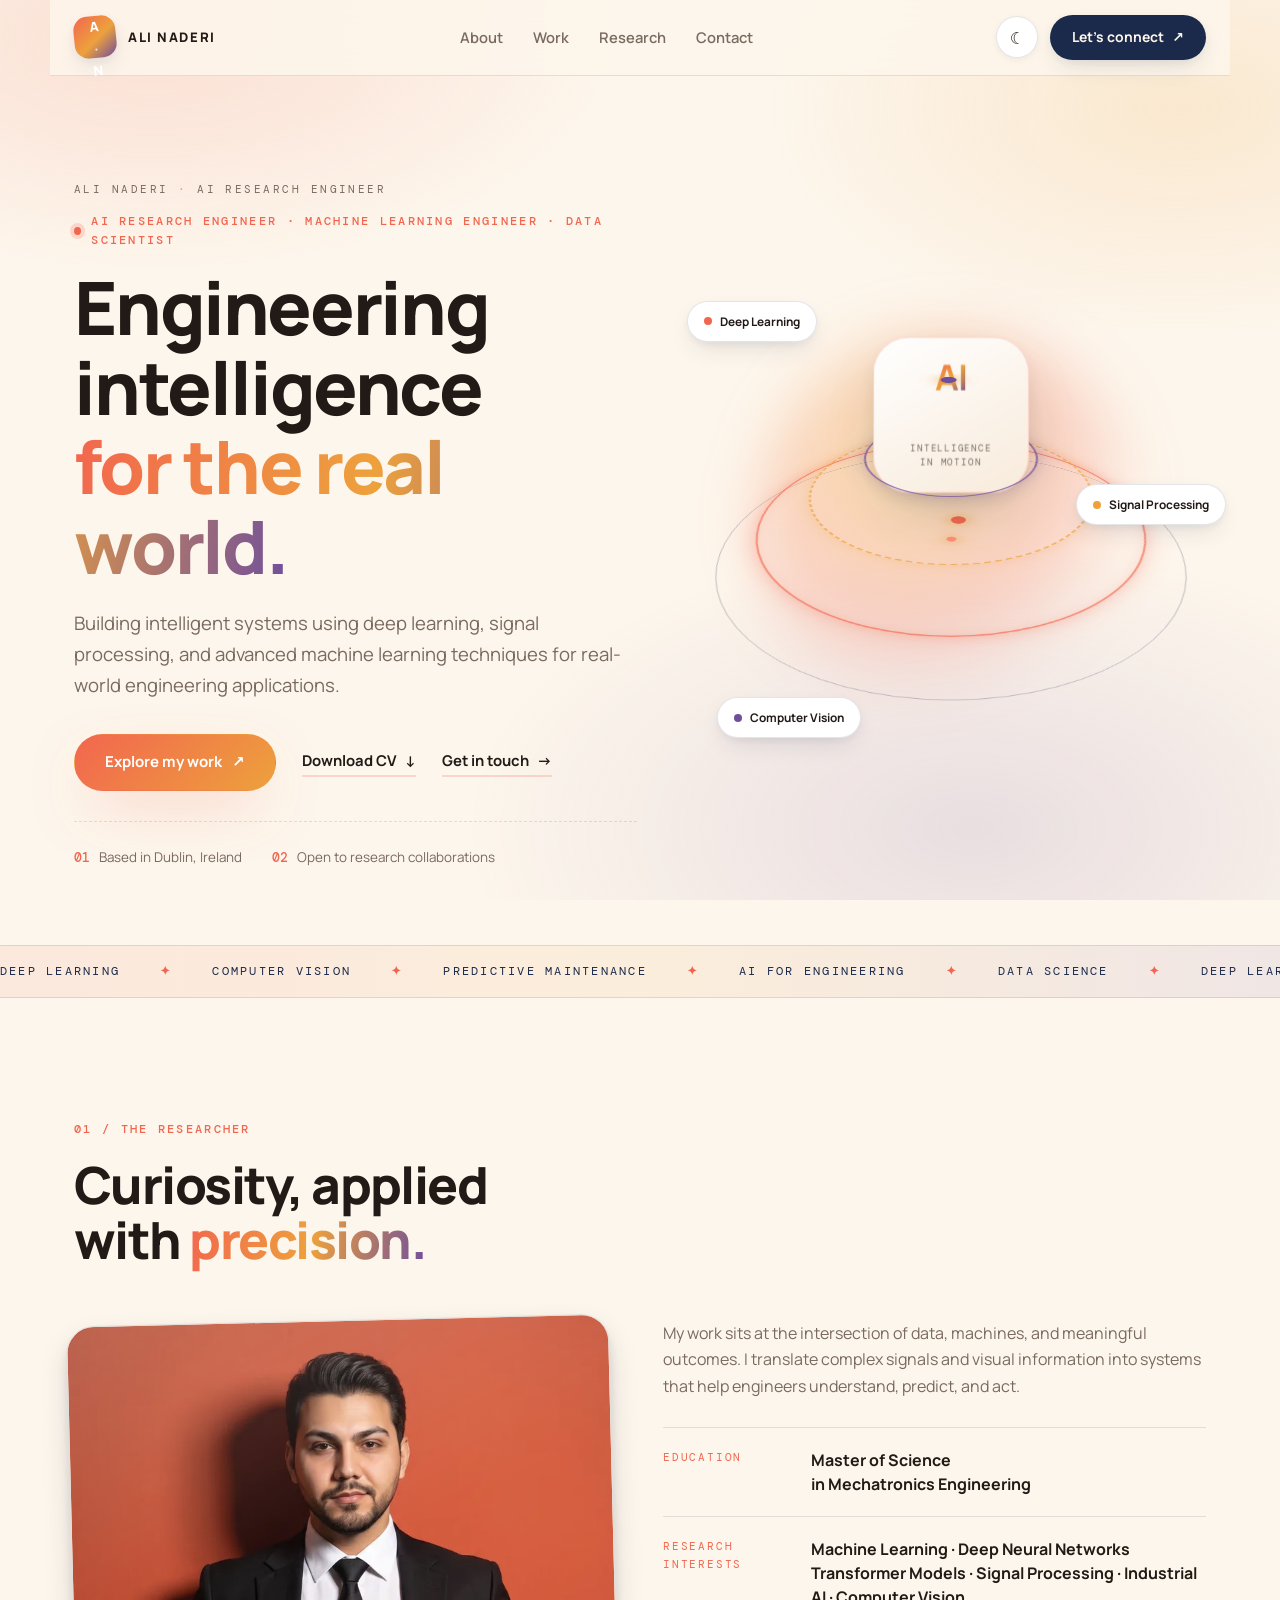
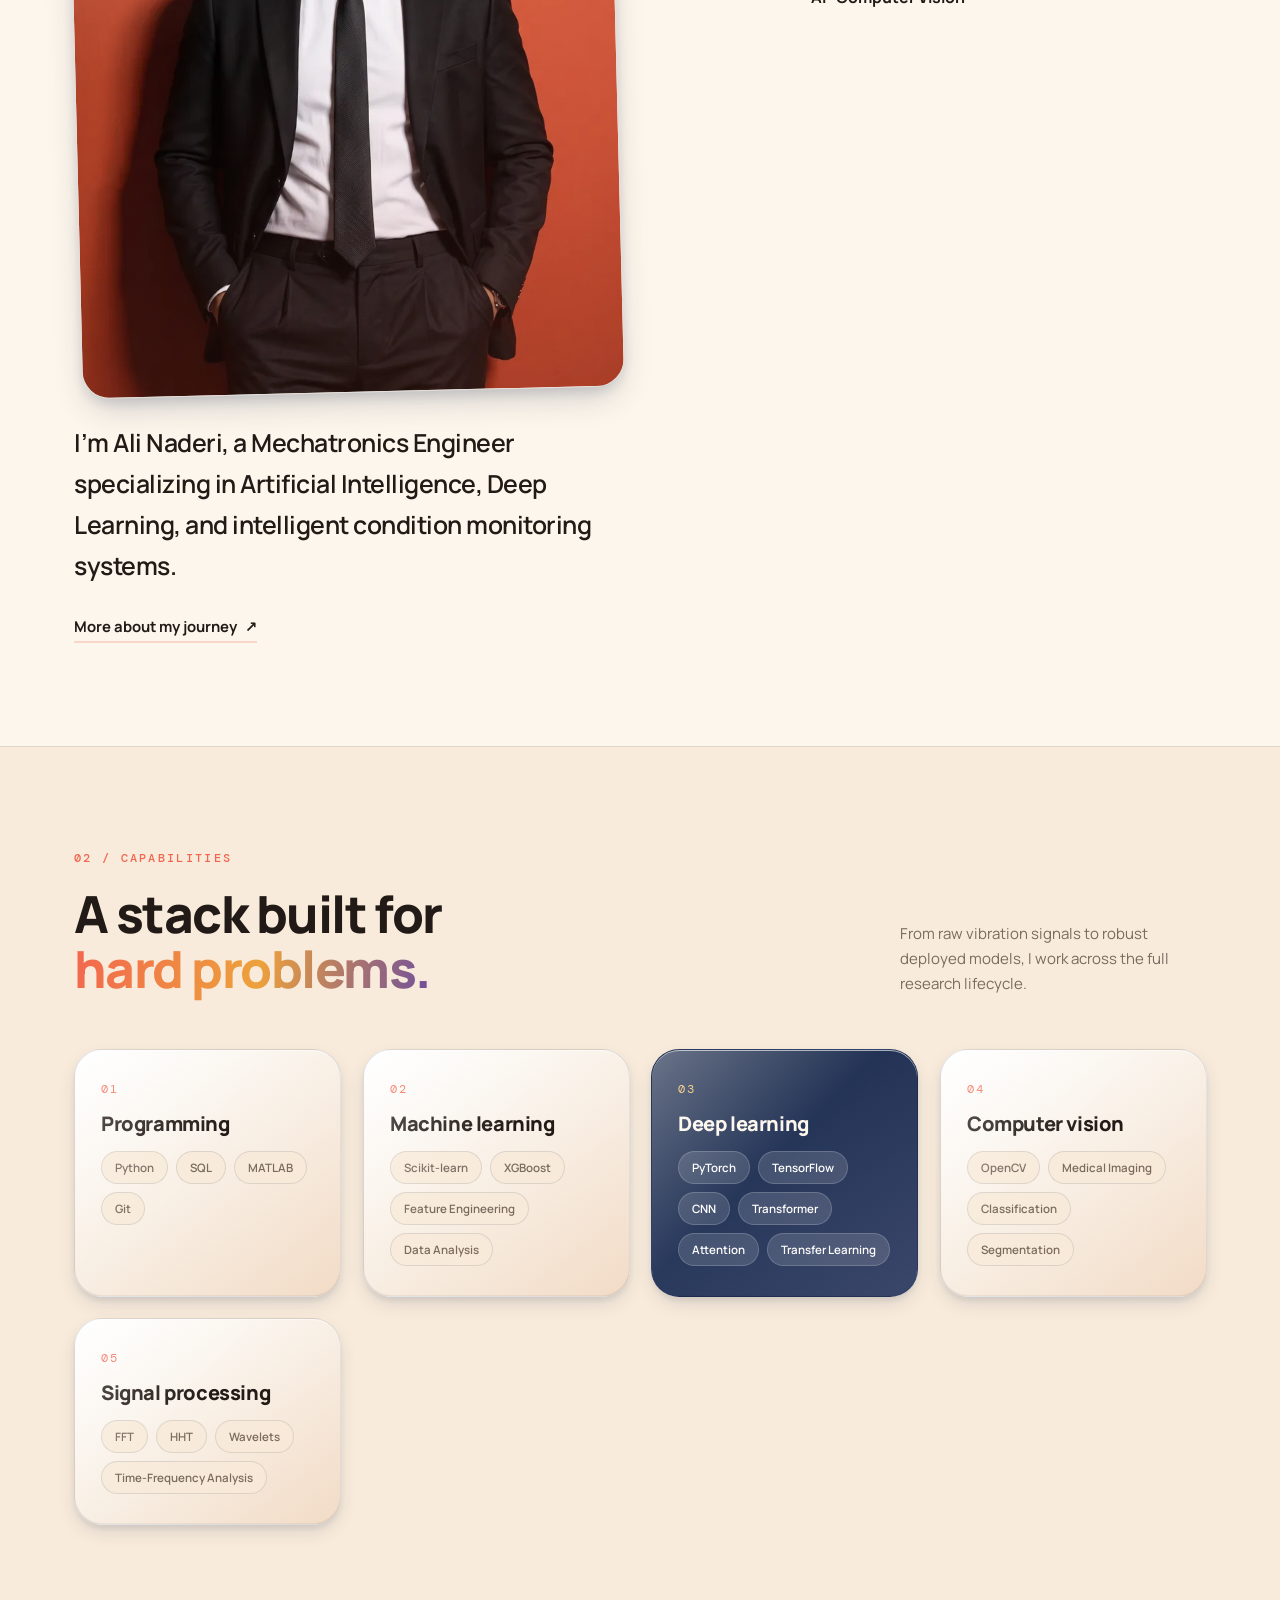
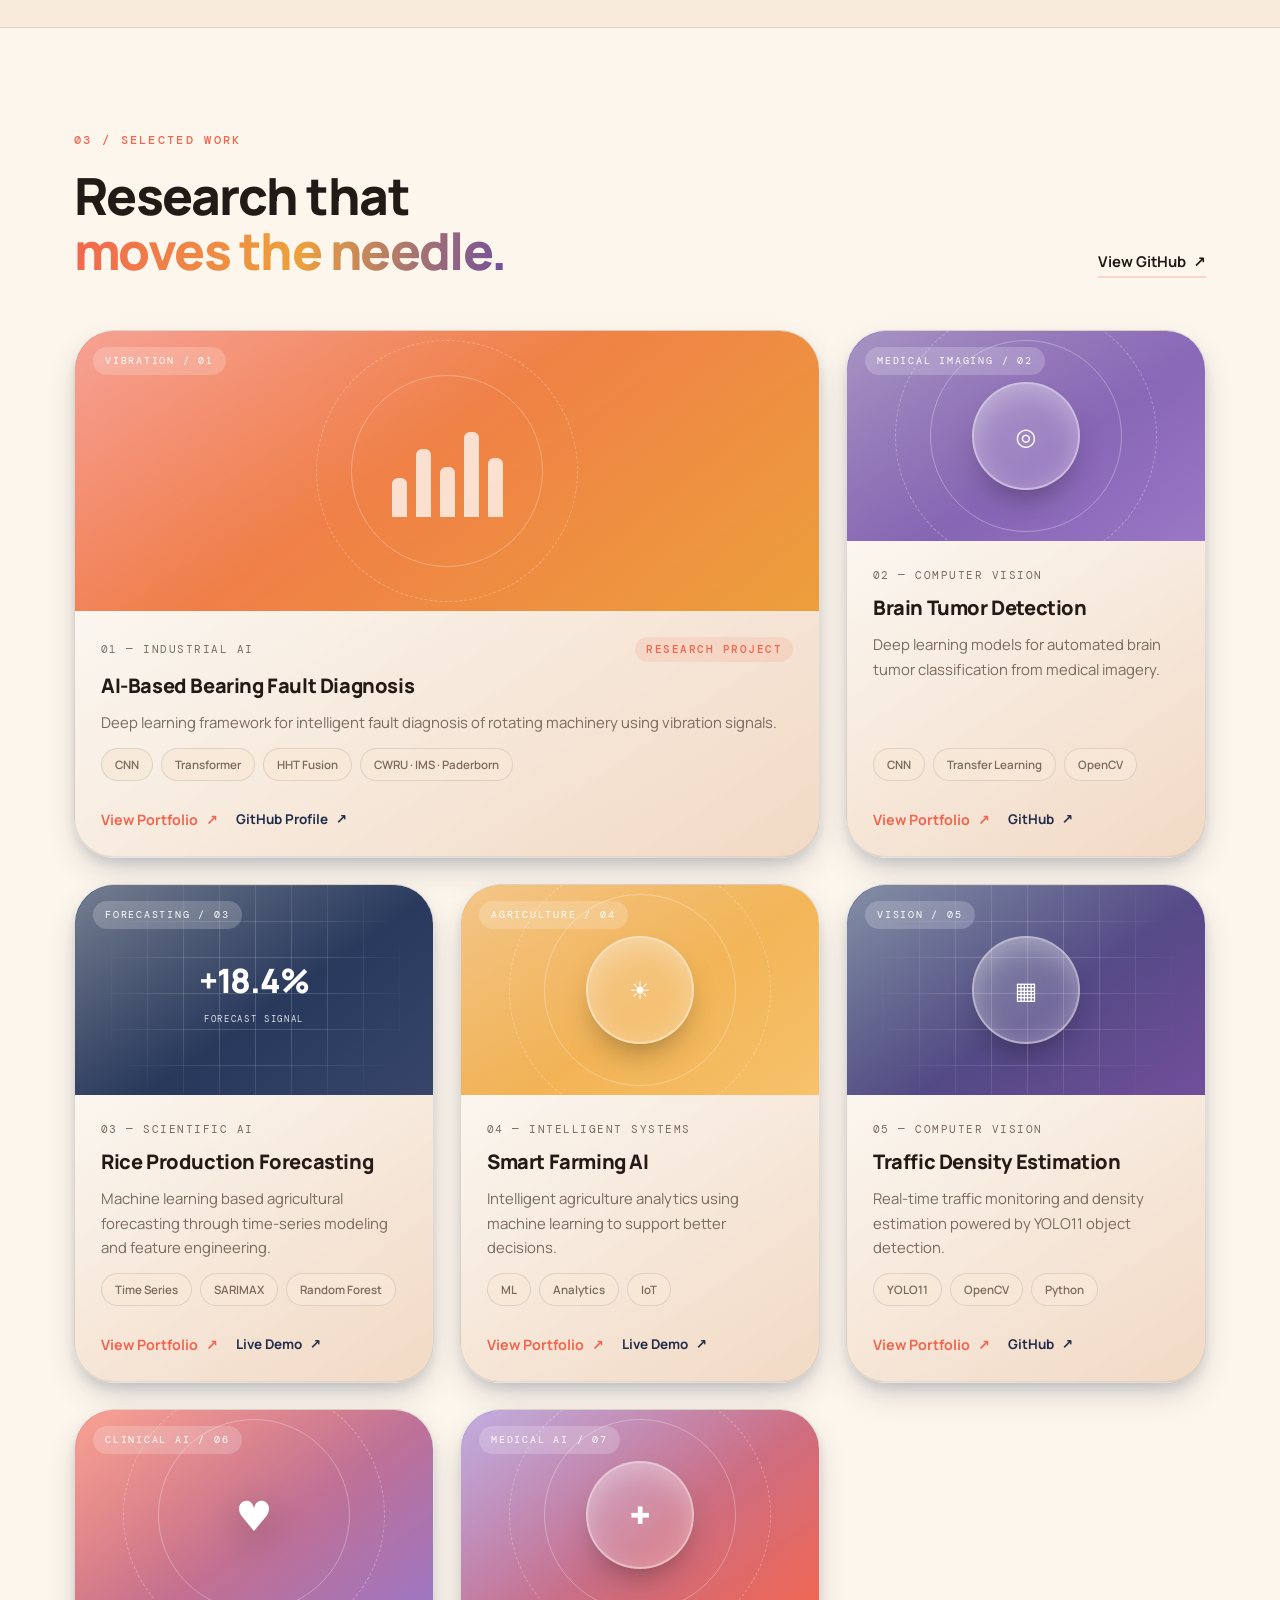
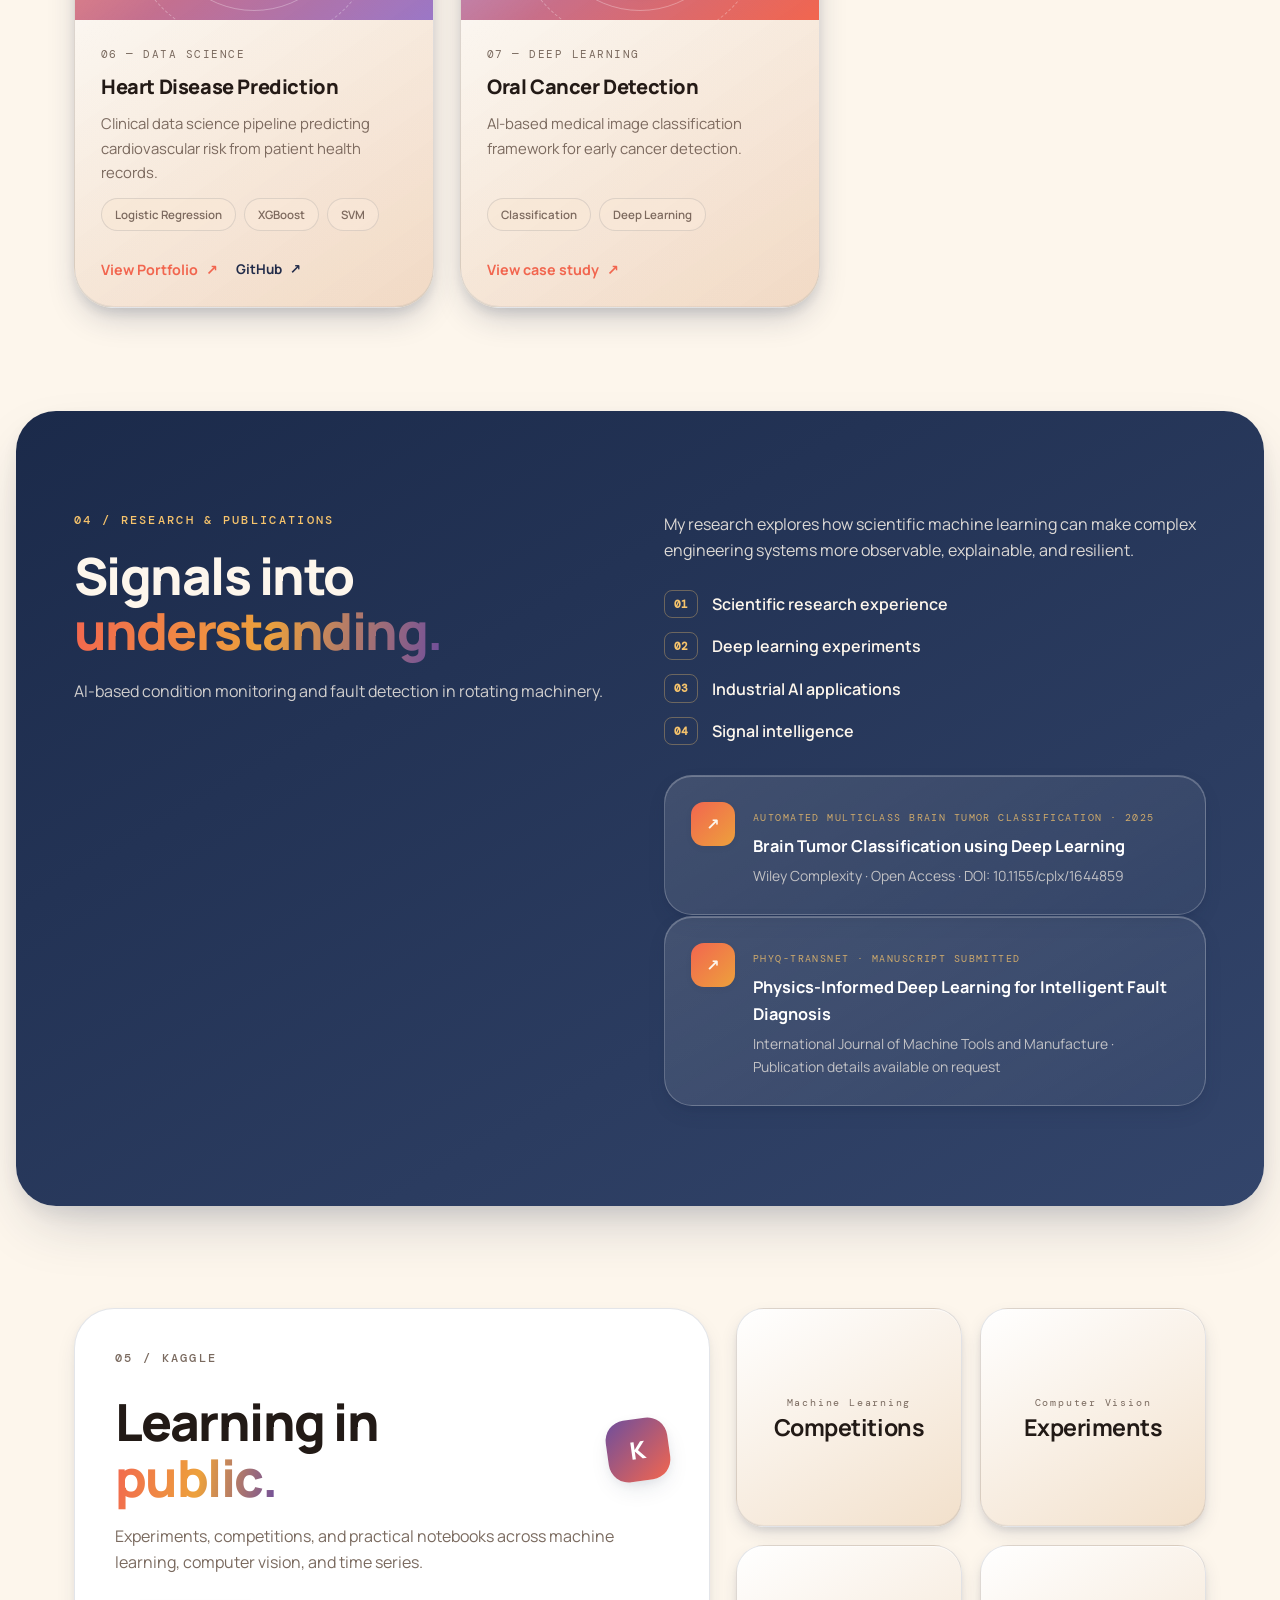
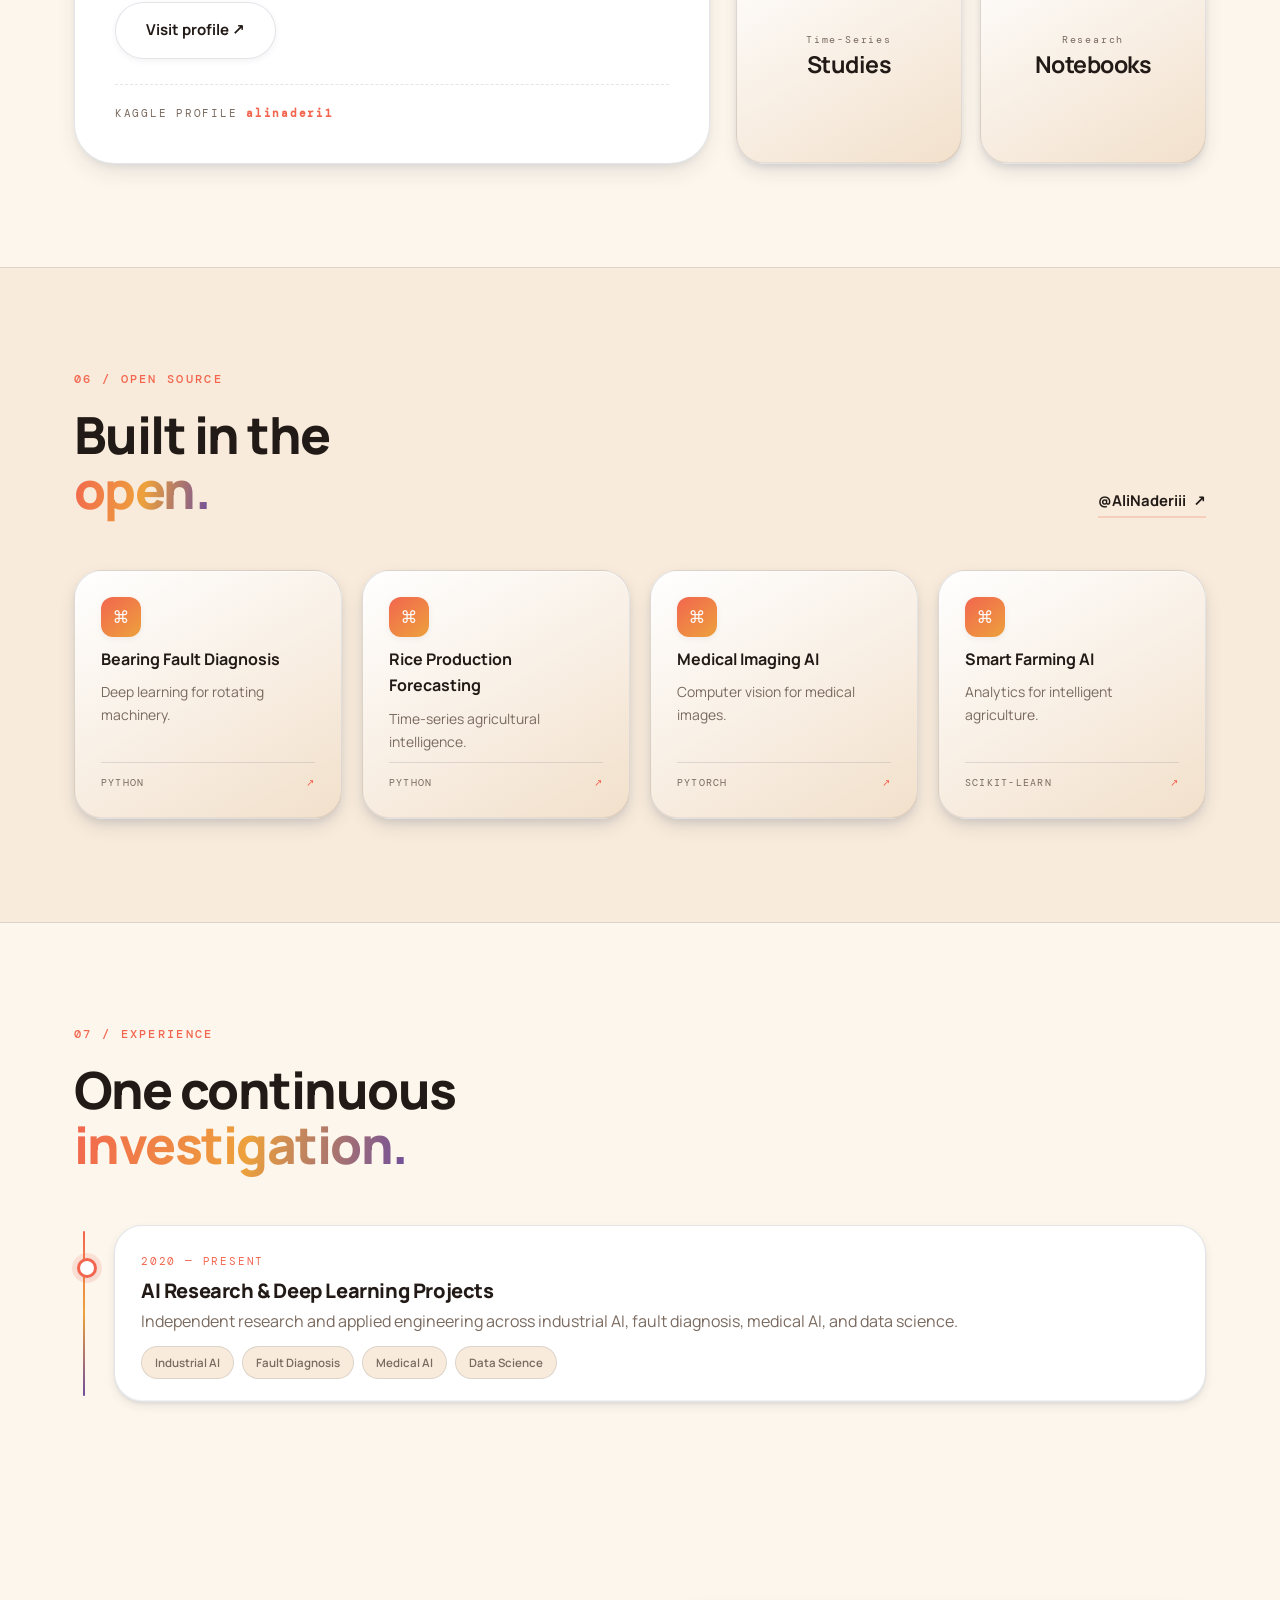
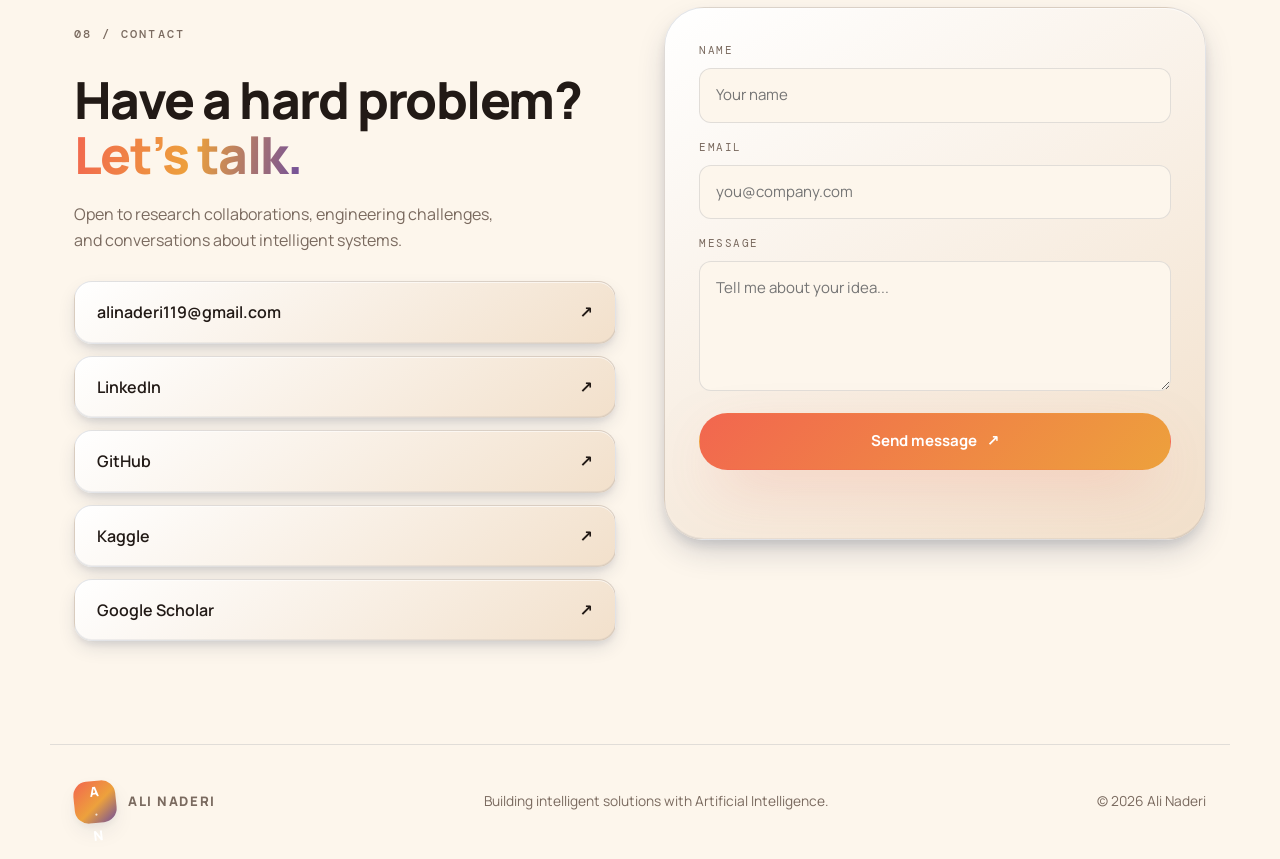
<file: index.html>
<!DOCTYPE html>
<html lang="en" data-theme="light">
<head>
  <meta charset="utf-8">
  <meta name="viewport" content="width=device-width, initial-scale=1">
  <meta name="description" content="Ali Naderi — AI Research Engineer, Machine Learning Engineer, and Data Scientist specializing in deep learning, signal processing, medical AI, industrial AI, and intelligent engineering systems.">
  <meta name="theme-color" content="#fdf6ec">
  <meta name="author" content="Ali Naderi">
  <link rel="canonical" href="https://alinaderiii.github.io/">
  
  <!-- Open Graph / Social -->
  <meta property="og:type" content="website">
  <meta property="og:url" content="https://alinaderiii.github.io/">
  <meta property="og:title" content="Ali Naderi · AI Research Engineer">
  <meta property="og:description" content="Engineering intelligence for the real world. Deep learning, signal processing, and advanced machine learning for engineering applications.">
  <meta property="og:image" content="https://alinaderiii.github.io/assets/og-image.jpg">
  
  <!-- Twitter -->
  <meta name="twitter:card" content="summary_large_image">
  <meta name="twitter:title" content="Ali Naderi · AI Research Engineer">
  <meta name="twitter:description" content="Engineering intelligence for the real world. Deep learning, signal processing, and advanced machine learning for engineering applications.">
  <meta name="twitter:image" content="https://alinaderiii.github.io/assets/og-image.jpg">
  
  <title>Ali Naderi · AI Research Engineer</title>
  <link rel="icon" href="assets/favicon.svg" type="image/svg+xml">

  <!-- Structured Data: Person / Researcher -->
  <script type="application/ld+json">
  {
    "@context": "https://schema.org",
    "@type": "Person",
    "name": "Ali Naderi",
    "jobTitle": "AI Research Engineer",
    "description": "AI Research Engineer, Machine Learning Engineer, and Data Scientist working on deep learning, scientific machine learning, signal processing, medical AI, industrial AI, and intelligent engineering systems.",
    "url": "https://alinaderiii.github.io/",
    "email": "mailto:alinaderi119@gmail.com",
    "sameAs": [
      "https://github.com/AliNaderiii",
      "https://www.linkedin.com/in/alinaderi-data-scientist",
      "https://www.kaggle.com/alinaderi1"
    ],
    "knowsAbout": [
      "Deep Learning",
      "Signal Processing",
      "Medical AI",
      "Industrial AI",
      "Computer Vision",
      "Machine Learning",
      "Data Science"
    ]
  }
  </script>
  <link rel="preconnect" href="https://fonts.googleapis.com">
  <link rel="preconnect" href="https://fonts.gstatic.com" crossorigin>
  <link href="https://fonts.googleapis.com/css2?family=DM+Mono:wght@400;500&family=Manrope:wght@400;500;600;700;800&display=swap" rel="stylesheet">
  <link rel="stylesheet" href="style.css">
</head>
<body>
  <a class="skip-link" href="#top">Skip to content</a>
  <div class="progress" id="progress"></div>

  <nav class="nav container" aria-label="Primary navigation">
    <a class="brand" href="#top"><span class="brand-mark">A<span>·</span>N</span><span>ALI NADERI</span></a>
    <div class="nav-links" id="navLinks"><a href="#about">About</a><a href="#work">Work</a><a href="#research">Research</a><a href="#contact">Contact</a></div>
    <div class="nav-actions">
      <button class="icon-btn" id="themeToggle" type="button" aria-label="Toggle light and dark mode">☾</button>
      <a class="nav-cta" href="#contact">Let’s connect <span>↗</span></a>
      <button class="menu-btn" id="menuBtn" type="button" aria-label="Open navigation" aria-expanded="false" aria-controls="navLinks">☰</button>
    </div>
  </nav>

  <main id="top">
    <!-- ══ HERO ══════════════════════════════════════════════ -->
    <section class="hero container">
      <div class="hero-copy reveal">
        <p class="nameplate">ALI NADERI <span>·</span> AI RESEARCH ENGINEER</p>
        <p class="eyebrow"><i></i> AI Research Engineer · Machine Learning Engineer · Data Scientist</p>
        <h1>Engineering intelligence<br><em>for the real world.</em></h1>
        <p class="lede">Building intelligent systems using deep learning, signal processing, and advanced machine learning techniques for real-world engineering applications.</p>
        <div class="hero-actions">
          <a class="btn btn-primary" href="#work">Explore my work <span>↗</span></a>
          <a class="text-link" href="assets/Ali-Naderi%20Portfolio.pdf" download="Ali-Naderi-CV.pdf">Download CV <span>↓</span></a>
          <a class="text-link" href="mailto:alinaderi119@gmail.com">Get in touch <span>→</span></a>
        </div>
        <div class="hero-meta"><span><b>01</b> Based in Dublin, Ireland</span><span><b>02</b> Open to research collaborations</span></div>
      </div>

      <div class="hero-visual reveal delay-1" role="img" aria-label="Layered 3D rings orbiting a floating AI core">
        <div class="stage" aria-hidden="true">
          <div class="ring ring-4"></div>
          <div class="ring ring-1"><span class="orbit-node n1"></span></div>
          <div class="ring ring-2"><span class="orbit-node n2"></span></div>
          <div class="ring ring-3"><span class="orbit-node n3"></span></div>
          <span class="orbit-node n4"></span>
          <div class="ai-core"><b>AI</b><small>INTELLIGENCE<br>IN MOTION</small></div>
        </div>
        <span class="chip chip-1" aria-hidden="true"><i></i> Deep Learning</span>
        <span class="chip chip-2" aria-hidden="true"><i></i> Signal Processing</span>
        <span class="chip chip-3" aria-hidden="true"><i></i> Computer Vision</span>
      </div>
    </section>

    <div class="ticker" aria-hidden="true"><div class="ticker-inner">
      <span>DEEP LEARNING</span><b>✦</b><span>COMPUTER VISION</span><b>✦</b><span>PREDICTIVE MAINTENANCE</span><b>✦</b><span>AI FOR ENGINEERING</span><b>✦</b><span>DATA SCIENCE</span><b>✦</b>
      <span>DEEP LEARNING</span><b>✦</b><span>COMPUTER VISION</span><b>✦</b><span>PREDICTIVE MAINTENANCE</span><b>✦</b><span>AI FOR ENGINEERING</span><b>✦</b><span>DATA SCIENCE</span><b>✦</b>
    </div></div>

    <!-- ══ ABOUT ═════════════════════════════════════════════ -->
    <section class="section container" id="about">
      <div class="section-head reveal"><p class="eyebrow">01 / The researcher</p><h2>Curiosity, applied<br>with <em>precision.</em></h2></div>
      <div class="about-grid">
        <div class="about-intro reveal">
          <figure class="about-portrait">
            <picture>
              <source srcset="assets/ali-naderi.webp" type="image/webp">
              <img src="assets/ali-naderi.jpg" width="760" height="943" loading="lazy" decoding="async" alt="Ali Naderi, AI Research Engineer">
            </picture>
          </figure>
          <p class="big-copy">I’m Ali Naderi, a Mechatronics Engineer specializing in Artificial Intelligence, Deep Learning, and intelligent condition monitoring systems.</p>
          <a class="text-link" href="#contact">More about my journey <span>↗</span></a>
        </div>
        <div class="about-details reveal delay-1">
          <p>My work sits at the intersection of data, machines, and meaningful outcomes. I translate complex signals and visual information into systems that help engineers understand, predict, and act.</p>
          <div class="detail-row"><span>Education</span><strong>Master of Science<br>in Mechatronics Engineering</strong></div>
          <div class="detail-row"><span>Research interests</span><strong>Machine Learning · Deep Neural Networks<br>Transformer Models · Signal Processing · Industrial AI · Computer Vision</strong></div>
        </div>
      </div>
    </section>

    <!-- ══ SKILLS ════════════════════════════════════════════ -->
    <section class="section skills-section"><div class="container">
      <div class="section-head split reveal">
        <div><p class="eyebrow">02 / Capabilities</p><h2>A stack built for<br><em>hard problems.</em></h2></div>
        <p class="section-note">From raw vibration signals to robust deployed models, I work across the full research lifecycle.</p>
      </div>
      <div class="skills-grid">
        <article class="skill-card reveal"><span class="skill-num">01</span><h3>Programming</h3><div class="tags"><span>Python</span><span>SQL</span><span>MATLAB</span><span>Git</span></div></article>
        <article class="skill-card reveal delay-1"><span class="skill-num">02</span><h3>Machine learning</h3><div class="tags"><span>Scikit-learn</span><span>XGBoost</span><span>Feature Engineering</span><span>Data Analysis</span></div></article>
        <article class="skill-card featured reveal delay-2"><span class="skill-num">03</span><h3>Deep learning</h3><div class="tags"><span>PyTorch</span><span>TensorFlow</span><span>CNN</span><span>Transformer</span><span>Attention</span><span>Transfer Learning</span></div></article>
        <article class="skill-card reveal"><span class="skill-num">04</span><h3>Computer vision</h3><div class="tags"><span>OpenCV</span><span>Medical Imaging</span><span>Classification</span><span>Segmentation</span></div></article>
        <article class="skill-card reveal delay-1"><span class="skill-num">05</span><h3>Signal processing</h3><div class="tags"><span>FFT</span><span>HHT</span><span>Wavelets</span><span>Time-Frequency Analysis</span></div></article>
      </div>
    </div></section>

    <!-- ══ WORK ══════════════════════════════════════════════ -->
    <section class="section container" id="work">
      <div class="section-head split reveal">
        <div><p class="eyebrow">03 / Selected work</p><h2>Research that<br><em>moves the needle.</em></h2></div>
        <a class="text-link" href="https://github.com/AliNaderiii" target="_blank" rel="noopener noreferrer">View GitHub <span>↗</span></a>
      </div>
      <div class="projects-grid">

        <article class="project-card project-large reveal">
          <div class="project-art art-bearing"><span class="art-label">VIBRATION / 01</span><div class="art-rings"></div><div class="art-bars"><i></i><i></i><i></i><i></i><i></i></div></div>
          <div class="project-body">
            <div class="project-top"><span>01 — INDUSTRIAL AI</span><span class="status">RESEARCH PROJECT</span></div>
            <h3>AI-Based Bearing Fault Diagnosis</h3>
            <p>Deep learning framework for intelligent fault diagnosis of rotating machinery using vibration signals.</p>
            <div class="project-tags"><span>CNN</span><span>Transformer</span><span>HHT Fusion</span><span>CWRU · IMS · Paderborn</span></div>
            <div class="project-actions">
              <a class="project-link" href="Bearing%20Fault%20Diagnosis.html">View Portfolio <span>↗</span></a>
              <a class="project-link github" href="https://github.com/AliNaderiii" target="_blank" rel="noopener noreferrer">GitHub Profile <span>↗</span></a>
            </div>
          </div>
        </article>

        <article class="project-card reveal delay-1">
          <div class="project-art art-medical"><span class="art-label">MEDICAL IMAGING / 02</span><div class="art-rings"></div><div class="art-orb">◎</div></div>
          <div class="project-body">
            <div class="project-top"><span>02 — COMPUTER VISION</span></div>
            <h3>Brain Tumor Detection</h3>
            <p>Deep learning models for automated brain tumor classification from medical imagery.</p>
            <div class="project-tags"><span>CNN</span><span>Transfer Learning</span><span>OpenCV</span></div>
            <div class="project-actions">
              <a class="project-link" href="Deep%20Learning%20%26%20Medical%20Imaging.html">View Portfolio <span>↗</span></a>
              <a class="project-link github" href="https://github.com/AliNaderiii/brain-tumor-classification-paper" target="_blank" rel="noopener noreferrer">GitHub <span>↗</span></a>
            </div>
          </div>
        </article>

        <article class="project-card reveal">
          <div class="project-art art-agri"><span class="art-label">FORECASTING / 03</span><div class="art-grid-lines"></div><div class="art-stat">+18.4%<small>FORECAST SIGNAL</small></div></div>
          <div class="project-body">
            <div class="project-top"><span>03 — SCIENTIFIC AI</span></div>
            <h3>Rice Production Forecasting</h3>
            <p>Machine learning based agricultural forecasting through time-series modeling and feature engineering.</p>
            <div class="project-tags"><span>Time Series</span><span>SARIMAX</span><span>Random Forest</span></div>
            <div class="project-actions">
              <a class="project-link" href="Rice_Production_Forecasting_Portfolio.html">View Portfolio <span>↗</span></a>
              <a class="project-link github" href="https://alinaderiii.github.io/Rice-Production-Forecasting-SriLanka/" target="_blank" rel="noopener noreferrer">Live Demo <span>↗</span></a>
            </div>
          </div>
        </article>

        <article class="project-card reveal delay-1">
          <div class="project-art art-farm"><span class="art-label">AGRICULTURE / 04</span><div class="art-rings"></div><div class="art-orb">☀</div></div>
          <div class="project-body">
            <div class="project-top"><span>04 — INTELLIGENT SYSTEMS</span></div>
            <h3>Smart Farming AI</h3>
            <p>Intelligent agriculture analytics using machine learning to support better decisions.</p>
            <div class="project-tags"><span>ML</span><span>Analytics</span><span>IoT</span></div>
            <div class="project-actions">
              <a class="project-link" href="Smart_Farming_Portfolio.html">View Portfolio <span>↗</span></a>
              <a class="project-link github" href="https://alinaderiii.github.io/Precision-Agriculture-Yield-Forecasting-Smart-Farming/" target="_blank" rel="noopener noreferrer">Live Demo <span>↗</span></a>
            </div>
          </div>
        </article>

        <article class="project-card reveal">
          <div class="project-art art-traffic"><span class="art-label">VISION / 05</span><div class="art-grid-lines"></div><div class="art-orb">▦</div></div>
          <div class="project-body">
            <div class="project-top"><span>05 — COMPUTER VISION</span></div>
            <h3>Traffic Density Estimation</h3>
            <p>Real-time traffic monitoring and density estimation powered by YOLO11 object detection.</p>
            <div class="project-tags"><span>YOLO11</span><span>OpenCV</span><span>Python</span></div>
            <div class="project-actions">
              <a class="project-link" href="Traffic_Density_Estimation_Portfolio.html">View Portfolio <span>↗</span></a>
              <a class="project-link github" href="https://github.com/AliNaderiii/Real-Time-traffic-density-estimation" target="_blank" rel="noopener noreferrer">GitHub <span>↗</span></a>
            </div>
          </div>
        </article>

        <article class="project-card reveal delay-1">
          <div class="project-art art-heart"><span class="art-label">CLINICAL AI / 06</span><div class="art-rings"></div><div class="art-pulse">♥</div></div>
          <div class="project-body">
            <div class="project-top"><span>06 — DATA SCIENCE</span></div>
            <h3>Heart Disease Prediction</h3>
            <p>Clinical data science pipeline predicting cardiovascular risk from patient health records.</p>
            <div class="project-tags"><span>Logistic Regression</span><span>XGBoost</span><span>SVM</span></div>
            <div class="project-actions">
              <a class="project-link" href="Heart_Disease_Portfolio.html">View Portfolio <span>↗</span></a>
              <a class="project-link github" href="https://github.com/AliNaderiii/Heart-disease-prediction" target="_blank" rel="noopener noreferrer">GitHub <span>↗</span></a>
            </div>
          </div>
        </article>

        <article class="project-card reveal">
          <div class="project-art art-cancer"><span class="art-label">MEDICAL AI / 07</span><div class="art-rings"></div><div class="art-orb">✚</div></div>
          <div class="project-body">
            <div class="project-top"><span>07 — DEEP LEARNING</span></div>
            <h3>Oral Cancer Detection</h3>
            <p>AI-based medical image classification framework for early cancer detection.</p>
            <div class="project-tags"><span>Classification</span><span>Deep Learning</span></div>
                        <div class="project-actions">
              <a class="project-link" href="Deep%20Learning%20%26%20Medical%20Imaging.html">View case study <span>↗</span></a>
            </div>
          </div>
        </article>

      </div>
    </section>

    <!-- ══ RESEARCH ══════════════════════════════════════════ -->
    <section class="research-band" id="research"><div class="container research-grid">
      <div class="reveal">
        <p class="eyebrow">04 / Research &amp; publications</p>
        <h2>Signals into<br><em>understanding.</em></h2>
        <p class="research-lede">AI-based condition monitoring and fault detection in rotating machinery.</p>
      </div>
      <div class="research-content reveal delay-1">
        <p>My research explores how scientific machine learning can make complex engineering systems more observable, explainable, and resilient.</p>
        <ul>
          <li><span>01</span> Scientific research experience</li>
          <li><span>02</span> Deep learning experiments</li>
          <li><span>03</span> Industrial AI applications</li>
          <li><span>04</span> Signal intelligence</li>
        </ul>
        <div class="paper reveal"><span class="paper-icon">↗</span><div>
          <small>AUTOMATED MULTICLASS BRAIN TUMOR CLASSIFICATION · 2025</small>
          <strong>Brain Tumor Classification using Deep Learning</strong>
          <p> Wiley Complexity · Open Access · <a href="https://doi.org/10.1155/cplx/1644859" target="_blank" rel="noreferrer">DOI: 10.1155/cplx/1644859</a></p>
        </div></div>
        <div class="paper reveal delay-1"><span class="paper-icon">↗</span><div>
          <small>PHYQ-TRANSNET · MANUSCRIPT SUBMITTED</small>
          <strong>Physics-Informed Deep Learning for Intelligent Fault Diagnosis</strong>
          <p>International Journal of Machine Tools and Manufacture · Publication details available on request</p>
        </div></div>
      </div>
    </div></section>

    <!-- ══ KAGGLE ════════════════════════════════════════════ -->
    <section class="section container" id="community"><div class="community-grid">
      <div class="kaggle-card reveal">
        <p class="eyebrow">05 / Kaggle</p>
        <div class="kaggle-title"><h2>Learning in<br><em>public.</em></h2><span class="kaggle-mark">K</span></div>
        <p>Experiments, competitions, and practical notebooks across machine learning, computer vision, and time series.</p>
        <a class="btn btn-outline" href="https://www.kaggle.com/alinaderi1" target="_blank" rel="noopener noreferrer">Visit profile ↗</a>
        <div class="profile-handle">KAGGLE PROFILE <strong>alinaderi1</strong></div>
      </div>
      <div class="stats-grid reveal delay-1">
        <div><span class="stat-label">Machine Learning</span><strong>Competitions</strong></div>
        <div><span class="stat-label">Computer Vision</span><strong>Experiments</strong></div>
        <div><span class="stat-label">Time-Series</span><strong>Studies</strong></div>
        <div><span class="stat-label">Research</span><strong>Notebooks</strong></div>
      </div>
    </div></section>

    <!-- ══ OPEN SOURCE ═══════════════════════════════════════ -->
    <section class="section github-section"><div class="container">
      <div class="section-head split reveal">
        <div><p class="eyebrow">06 / Open source</p><h2>Built in the<br><em>open.</em></h2></div>
        <a class="text-link" href="https://github.com/AliNaderiii" target="_blank" rel="noopener noreferrer">@AliNaderiii <span>↗</span></a>
      </div>
      <div class="repo-grid">
        <a class="repo reveal" href="https://github.com/AliNaderiii" target="_blank" rel="noopener noreferrer"><span class="repo-icon">⌘</span><strong>Bearing Fault Diagnosis</strong><p>Deep learning for rotating machinery.</p><small>PYTHON <i>↗</i></small></a>
        <a class="repo reveal delay-1" href="https://github.com/AliNaderiii/Rice-Production-Forecasting-SriLanka" target="_blank" rel="noopener noreferrer"><span class="repo-icon">⌘</span><strong>Rice Production Forecasting</strong><p>Time-series agricultural intelligence.</p><small>PYTHON <i>↗</i></small></a>
        <a class="repo reveal delay-2" href="https://github.com/AliNaderiii/brain-tumor-classification-paper" target="_blank" rel="noopener noreferrer"><span class="repo-icon">⌘</span><strong>Medical Imaging AI</strong><p>Computer vision for medical images.</p><small>PYTORCH <i>↗</i></small></a>
        <a class="repo reveal" href="https://github.com/AliNaderiii/Precision-Agriculture-Yield-Forecasting-Smart-Farming" rel="noopener noreferrer"><span class="repo-icon">⌘</span><strong>Smart Farming AI</strong><p>Analytics for intelligent agriculture.</p><small>SCIKIT-LEARN <i>↗</i></small></a>
      </div>
    </div></section>

    <!-- ══ EXPERIENCE ════════════════════════════════════════ -->
    <section class="section timeline-section container">
      <div class="section-head reveal"><p class="eyebrow">07 / Experience</p><h2>One continuous<br><em>investigation.</em></h2></div>
      <div class="timeline reveal">
        <div class="timeline-line"></div>
        <div class="timeline-item">
          <span class="timeline-year">2020 — PRESENT</span>
          <div class="timeline-dot"></div>
          <div>
            <h3>AI Research &amp; Deep Learning Projects</h3>
            <p>Independent research and applied engineering across industrial AI, fault diagnosis, medical AI, and data science.</p>
            <div class="project-tags"><span>Industrial AI</span><span>Fault Diagnosis</span><span>Medical AI</span><span>Data Science</span></div>
          </div>
        </div>
      </div>
    </section>

    <!-- ══ CONTACT ═══════════════════════════════════════════ -->
    <section class="contact" id="contact"><div class="container contact-grid">
      <div class="reveal">
        <p class="eyebrow">08 / Contact</p>
        <h2>Have a hard problem?<br><em>Let’s talk.</em></h2>
        <p>Open to research collaborations, engineering challenges, and conversations about intelligent systems.</p>
        <div class="contact-links">
          <a href="mailto:alinaderi119@gmail.com">alinaderi119@gmail.com <span>↗</span></a>
          <a href="https://www.linkedin.com/in/alinaderi-data-scientist" target="_blank" rel="noopener noreferrer">LinkedIn <span>↗</span></a>
          <a href="https://github.com/AliNaderiii" target="_blank" rel="noopener noreferrer">GitHub <span>↗</span></a>
          <a href="https://www.kaggle.com/alinaderi1" target="_blank" rel="noopener noreferrer">Kaggle <span>↗</span></a>
          <a href="https://scholar.google.com/citations?user=IN9i_1oAAAAJ" target="_blank" rel="noopener noreferrer">Google Scholar <span>↗</span></a>
        </div>
      </div>
      <form class="contact-form reveal delay-1" id="contactForm">
        <label>Name<input required type="text" name="name" placeholder="Your name"></label>
        <label>Email<input required type="email" name="email" placeholder="you@company.com"></label>
        <label>Message<textarea required rows="4" name="message" placeholder="Tell me about your idea..."></textarea></label>
        <button class="btn btn-primary" type="submit">Send message <span>↗</span></button>
        <p class="form-note" id="formNote" role="status" aria-live="polite"></p>
      </form>
    </div></section>
  </main>

  <footer class="footer container">
    <a class="brand" href="#top"><span class="brand-mark">A<span>·</span>N</span><span>ALI NADERI</span></a>
    <p>Building intelligent solutions with Artificial Intelligence.</p>
    <span>© <span id="year"></span> Ali Naderi</span>
  </footer>

  <script src="script.js"></script>
</body>
</html>
</file>
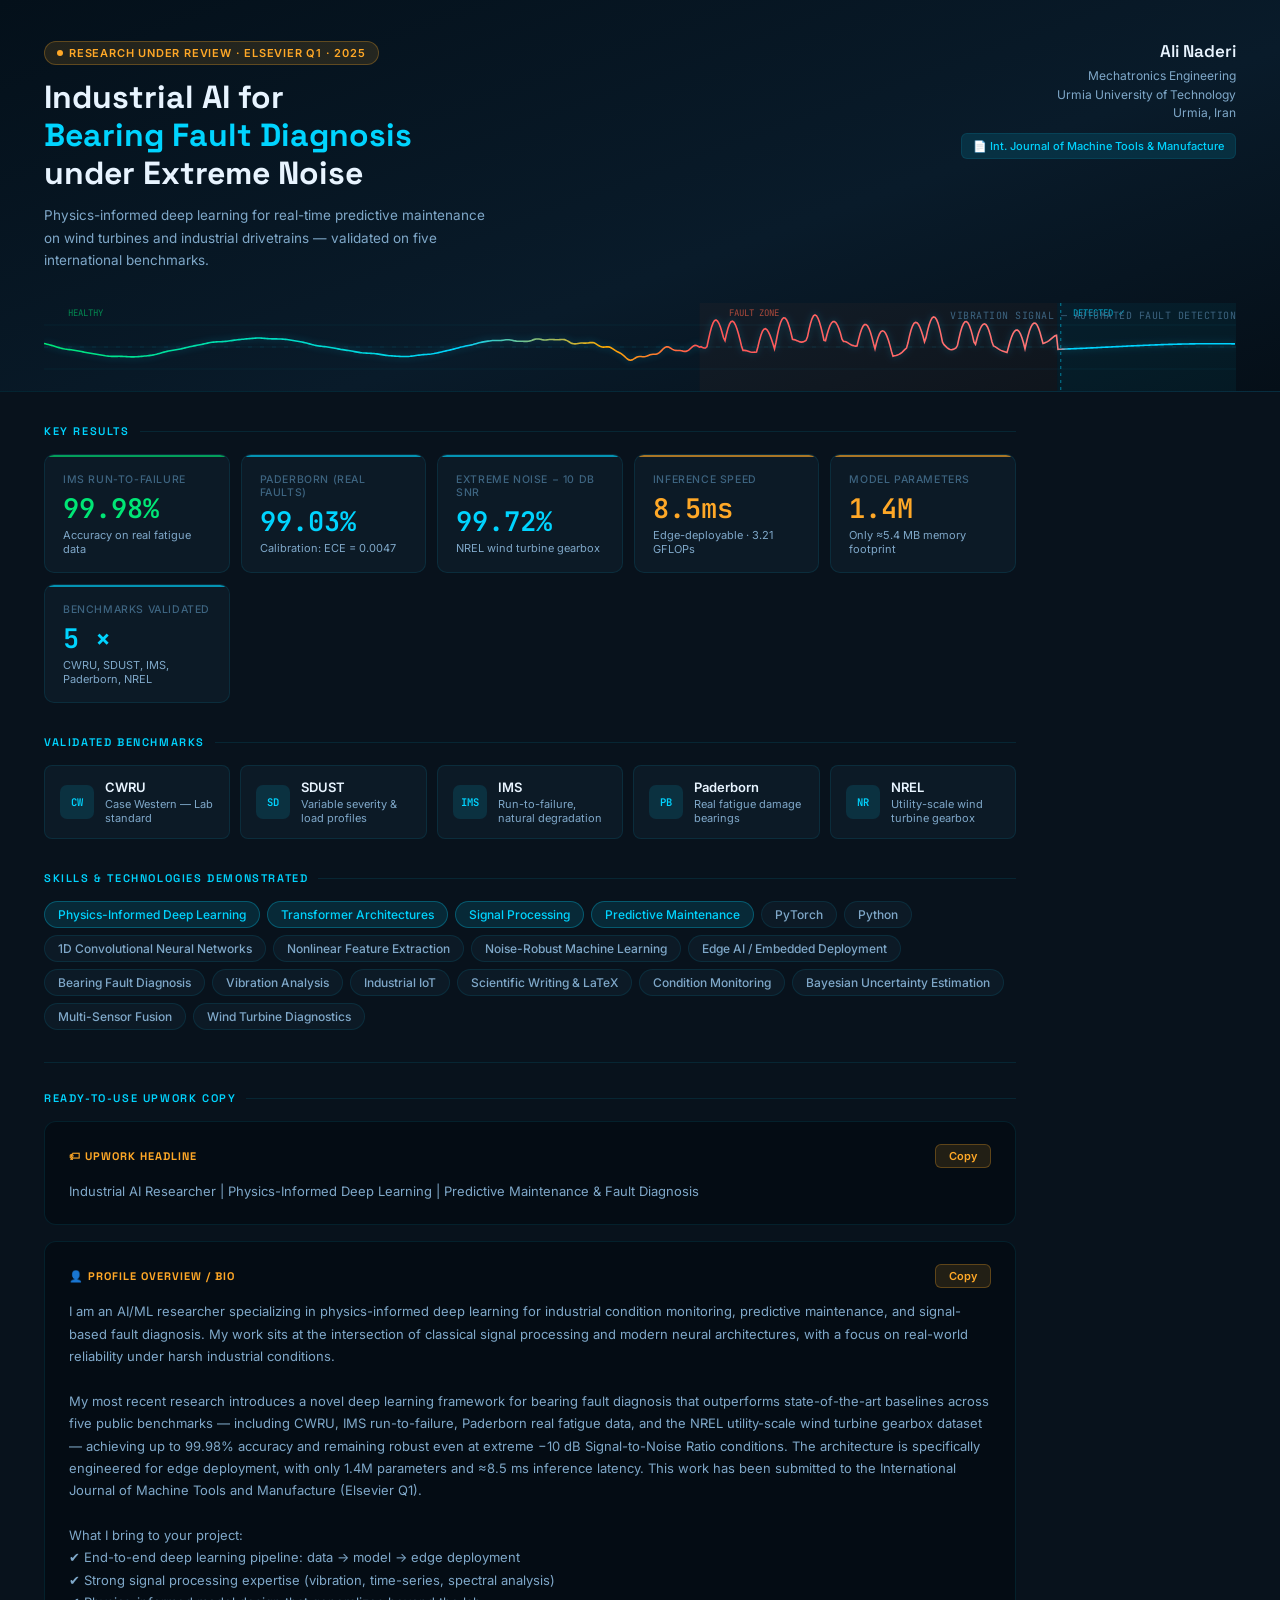
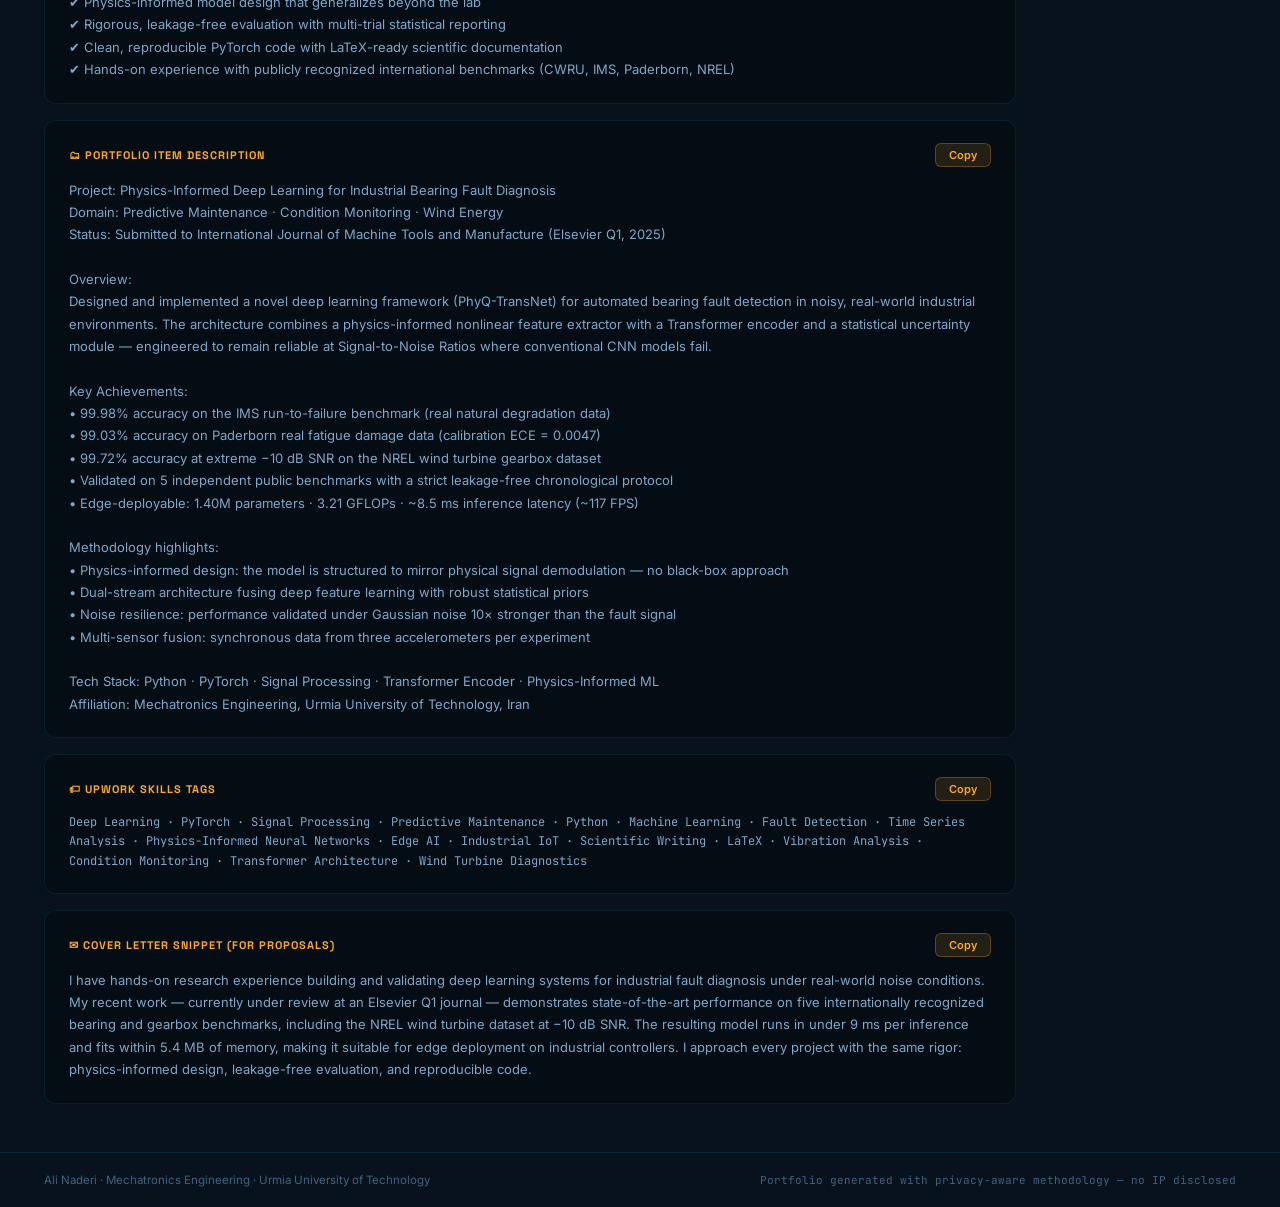
<file: Bearing Fault Diagnosis.html>
<!DOCTYPE html>
<html lang="en">
<head>
<meta charset="UTF-8">
<meta name="viewport" content="width=device-width, initial-scale=1.0">
<title>Portfolio – Ali Naderi | Industrial AI & Predictive Maintenance</title>
<link href="https://fonts.googleapis.com/css2?family=Space+Grotesk:wght@300;400;500;600;700&family=Inter:wght@300;400;500;600&family=JetBrains+Mono:wght@400;600&display=swap" rel="stylesheet">
<style>
:root {
  --bg: #08121C;
  --bg-card: #0C1A26;
  --bg-card2: #0F2030;
  --cyan: #00D4FF;
  --cyan-d: rgba(0,212,255,0.12);
  --amber: #FFA827;
  --amber-d: rgba(255,168,39,0.12);
  --green: #00E676;
  --green-d: rgba(0,230,118,0.12);
  --text1: #E8F4FF;
  --text2: #7FA8C9;
  --text3: #3D6480;
  --border: rgba(0,212,255,0.10);
  --border-h: rgba(0,212,255,0.35);
}
* { margin:0; padding:0; box-sizing:border-box; }
body {
  background: var(--bg);
  color: var(--text1);
  font-family: 'Inter', sans-serif;
  min-height: 100vh;
}
.d  { font-family: 'Space Grotesk', sans-serif; }
.m  { font-family: 'JetBrains Mono', monospace; }

/* ── HEADER ── */
.hdr {
  background: linear-gradient(160deg,#04101A 0%,#091B2A 60%,#050F18 100%);
  border-bottom: 1px solid var(--border);
  padding: 40px 44px 0;
  overflow: hidden;
  position: relative;
}
.hdr-top { display:flex; align-items:flex-start; justify-content:space-between; gap:28px; flex-wrap:wrap; }

.badge {
  display:inline-flex; align-items:center; gap:6px;
  background:var(--amber-d); border:1px solid rgba(255,168,39,.28);
  color:var(--amber); padding:4px 12px; border-radius:20px;
  font-size:11px; font-weight:600; letter-spacing:.8px; text-transform:uppercase;
  margin-bottom:14px;
}
.bdot { width:6px;height:6px;background:var(--amber);border-radius:50%;animation:blink 2s infinite; }
@keyframes blink { 0%,100%{opacity:1} 50%{opacity:.35} }

h1 { font-family:'Space Grotesk',sans-serif; font-size:clamp(22px,3vw,32px); font-weight:700; line-height:1.18; color:var(--text1); max-width:520px; margin-bottom:12px; }
h1 span { color:var(--cyan); }
.sub { color:var(--text2); font-size:13.5px; line-height:1.65; max-width:460px; }

.ablock { text-align:right; flex-shrink:0; }
.aname  { font-family:'Space Grotesk',sans-serif; font-size:17px; font-weight:600; }
.aaffil { font-size:12px; color:var(--text2); margin-top:5px; line-height:1.55; }
.jpill  {
  display:inline-flex; align-items:center; gap:5px; margin-top:10px;
  background:var(--cyan-d); border:1px solid var(--border); padding:5px 11px;
  border-radius:6px; font-size:11px; color:var(--cyan); font-weight:500;
}

/* ── CANVAS ── */
.cwrap { margin-top:32px; position:relative; height:88px; }
canvas { width:100%; height:88px; display:block; }
.clabel {
  position:absolute; right:0; top:6px;
  font-family:'JetBrains Mono',monospace; font-size:10px;
  color:var(--text3); letter-spacing:.5px;
}

/* ── BODY ── */
.body { padding:32px 44px; max-width:1060px; }

/* section title */
.stitle {
  font-family:'Space Grotesk',sans-serif; font-size:11px; font-weight:600;
  letter-spacing:1.6px; text-transform:uppercase; color:var(--cyan);
  margin-bottom:16px; display:flex; align-items:center; gap:10px;
}
.stitle::after { content:''; flex:1; height:1px; background:var(--border); }

/* ── METRICS ── */
.mgrid { display:grid; grid-template-columns:repeat(auto-fit,minmax(160px,1fr)); gap:11px; margin-bottom:32px; }
.mc {
  background:var(--bg-card); border:1px solid var(--border);
  border-radius:10px; padding:18px 18px 16px; position:relative;
  overflow:hidden; transition:border-color .2s,transform .18s;
}
.mc:hover { border-color:var(--border-h); transform:translateY(-2px); }
.mc::before { content:''; position:absolute; top:0;left:0;right:0; height:2px; background:var(--cyan); opacity:.65; }
.mc.a::before { background:var(--amber); }
.mc.g::before { background:var(--green); }
.ml { font-size:10.5px; color:var(--text3); font-weight:500; text-transform:uppercase; letter-spacing:.6px; margin-bottom:9px; }
.mv { font-family:'JetBrains Mono',monospace; font-size:27px; font-weight:600; color:var(--cyan); line-height:1; }
.mc.a .mv { color:var(--amber); }
.mc.g .mv { color:var(--green); }
.ms { font-size:11px; color:var(--text2); margin-top:6px; }

/* ── BENCHMARKS ── */
.bgrid { display:grid; grid-template-columns:repeat(auto-fit,minmax(185px,1fr)); gap:10px; margin-bottom:32px; }
.bi {
  background:var(--bg-card); border:1px solid var(--border); border-radius:8px;
  padding:13px 15px; display:flex; align-items:center; gap:11px;
  transition:border-color .2s;
}
.bi:hover { border-color:var(--border-h); }
.bico {
  width:34px; height:34px; background:var(--cyan-d); border-radius:7px;
  display:flex; align-items:center; justify-content:center;
  font-family:'JetBrains Mono',monospace; font-size:10.5px; font-weight:600;
  color:var(--cyan); flex-shrink:0;
}
.bn { font-size:13px; font-weight:600; }
.bd { font-size:11px; color:var(--text2); margin-top:2px; }

/* ── SKILLS ── */
.swrap { display:flex; flex-wrap:wrap; gap:7px; margin-bottom:32px; }
.sk {
  background:var(--bg-card); border:1px solid var(--border);
  color:var(--text2); padding:5px 13px; border-radius:20px;
  font-size:12px; font-weight:500; transition:all .18s; cursor:default;
}
.sk:hover { border-color:var(--cyan); color:var(--cyan); }
.sk.h { background:var(--cyan-d); border-color:rgba(0,212,255,.28); color:var(--cyan); }

/* ── DIVIDER ── */
.div { height:1px; background:var(--border); margin:28px 0; }

/* ── COPY SECTIONS ── */
.cs {
  background:#040C14; border:1px solid var(--border);
  border-radius:12px; padding:22px 24px; margin-bottom:16px;
}
.csh { display:flex; align-items:center; justify-content:space-between; margin-bottom:12px; }
.csl {
  font-family:'Space Grotesk',sans-serif; font-size:11px; font-weight:700;
  text-transform:uppercase; letter-spacing:1px; color:var(--amber);
}
.cbtn {
  background:var(--amber-d); border:1px solid rgba(255,168,39,.28);
  color:var(--amber); padding:4px 13px; border-radius:6px;
  font-size:11px; font-weight:600; cursor:pointer;
  font-family:'Inter',sans-serif; transition:all .18s;
}
.cbtn:hover { background:rgba(255,168,39,.22); }
.cbtn.ok { background:var(--green-d); border-color:rgba(0,230,118,.35); color:var(--green); }
.ct { color:var(--text2); font-size:13px; line-height:1.72; white-space:pre-wrap; }
.ct.m { font-family:'JetBrains Mono',monospace; font-size:12px; line-height:1.6; }

/* ── FOOTER ── */
.footer {
  border-top:1px solid var(--border); padding:20px 44px;
  display:flex; align-items:center; justify-content:space-between; flex-wrap:wrap; gap:12px;
}
.ftxt { font-size:11.5px; color:var(--text3); }
.fmark { font-size:11px; color:var(--text3); font-family:'JetBrains Mono',monospace; }
</style>
</head>
<body>

<!-- ══════════ HEADER ══════════ -->
<div class="hdr">
  <div class="hdr-top">
    <div>
      <div class="badge"><span class="bdot"></span> Research Under Review · Elsevier Q1 · 2025</div>
      <h1 class="d">Industrial AI for<br><span>Bearing Fault Diagnosis</span><br>under Extreme Noise</h1>
      <p class="sub">Physics-informed deep learning for real-time predictive maintenance on wind turbines and industrial drivetrains — validated on five international benchmarks.</p>
    </div>
    <div class="ablock">
      <div class="aname d">Ali Naderi</div>
      <div class="aaffil">Mechatronics Engineering<br>Urmia University of Technology<br>Urmia, Iran</div>
      <div class="jpill">📄 Int. Journal of Machine Tools &amp; Manufacture</div>
    </div>
  </div>
  <div class="cwrap">
    <canvas id="cv"></canvas>
    <div class="clabel">VIBRATION SIGNAL — AUTOMATED FAULT DETECTION</div>
  </div>
</div>

<!-- ══════════ BODY ══════════ -->
<div class="body">

  <!-- Metrics -->
  <div class="stitle">Key Results</div>
  <div class="mgrid">
    <div class="mc g">
      <div class="ml">IMS Run-to-Failure</div>
      <div class="mv">99.98%</div>
      <div class="ms">Accuracy on real fatigue data</div>
    </div>
    <div class="mc">
      <div class="ml">Paderborn (Real Faults)</div>
      <div class="mv">99.03%</div>
      <div class="ms">Calibration: ECE = 0.0047</div>
    </div>
    <div class="mc">
      <div class="ml">Extreme Noise − 10 dB SNR</div>
      <div class="mv">99.72%</div>
      <div class="ms">NREL wind turbine gearbox</div>
    </div>
    <div class="mc a">
      <div class="ml">Inference Speed</div>
      <div class="mv">8.5ms</div>
      <div class="ms">Edge-deployable · 3.21 GFLOPs</div>
    </div>
    <div class="mc a">
      <div class="ml">Model Parameters</div>
      <div class="mv">1.4M</div>
      <div class="ms">Only ≈5.4 MB memory footprint</div>
    </div>
    <div class="mc">
      <div class="ml">Benchmarks Validated</div>
      <div class="mv">5 ×</div>
      <div class="ms">CWRU, SDUST, IMS, Paderborn, NREL</div>
    </div>
  </div>

  <!-- Benchmarks -->
  <div class="stitle">Validated Benchmarks</div>
  <div class="bgrid">
    <div class="bi"><div class="bico">CW</div><div><div class="bn">CWRU</div><div class="bd">Case Western — Lab standard</div></div></div>
    <div class="bi"><div class="bico">SD</div><div><div class="bn">SDUST</div><div class="bd">Variable severity & load profiles</div></div></div>
    <div class="bi"><div class="bico">IMS</div><div><div class="bn">IMS</div><div class="bd">Run-to-failure, natural degradation</div></div></div>
    <div class="bi"><div class="bico">PB</div><div><div class="bn">Paderborn</div><div class="bd">Real fatigue damage bearings</div></div></div>
    <div class="bi"><div class="bico">NR</div><div><div class="bn">NREL</div><div class="bd">Utility-scale wind turbine gearbox</div></div></div>
  </div>

  <!-- Skills -->
  <div class="stitle">Skills & Technologies Demonstrated</div>
  <div class="swrap">
    <span class="sk h">Physics-Informed Deep Learning</span>
    <span class="sk h">Transformer Architectures</span>
    <span class="sk h">Signal Processing</span>
    <span class="sk h">Predictive Maintenance</span>
    <span class="sk">PyTorch</span>
    <span class="sk">Python</span>
    <span class="sk">1D Convolutional Neural Networks</span>
    <span class="sk">Nonlinear Feature Extraction</span>
    <span class="sk">Noise-Robust Machine Learning</span>
    <span class="sk">Edge AI / Embedded Deployment</span>
    <span class="sk">Bearing Fault Diagnosis</span>
    <span class="sk">Vibration Analysis</span>
    <span class="sk">Industrial IoT</span>
    <span class="sk">Scientific Writing &amp; LaTeX</span>
    <span class="sk">Condition Monitoring</span>
    <span class="sk">Bayesian Uncertainty Estimation</span>
    <span class="sk">Multi-Sensor Fusion</span>
    <span class="sk">Wind Turbine Diagnostics</span>
  </div>

  <div class="div"></div>

  <!-- ── UPWORK COPY ── -->
  <div class="stitle">Ready-to-Use Upwork Copy</div>

  <!-- Headline -->
  <div class="cs">
    <div class="csh">
      <div class="csl">🏷 Upwork Headline</div>
      <button class="cbtn" onclick="cp(this,'headline')">Copy</button>
    </div>
    <div class="ct" id="headline">Industrial AI Researcher | Physics-Informed Deep Learning | Predictive Maintenance & Fault Diagnosis</div>
  </div>

  <!-- Bio -->
  <div class="cs">
    <div class="csh">
      <div class="csl">👤 Profile Overview / Bio</div>
      <button class="cbtn" onclick="cp(this,'bio')">Copy</button>
    </div>
    <div class="ct" id="bio">I am an AI/ML researcher specializing in physics-informed deep learning for industrial condition monitoring, predictive maintenance, and signal-based fault diagnosis. My work sits at the intersection of classical signal processing and modern neural architectures, with a focus on real-world reliability under harsh industrial conditions.

My most recent research introduces a novel deep learning framework for bearing fault diagnosis that outperforms state-of-the-art baselines across five public benchmarks — including CWRU, IMS run-to-failure, Paderborn real fatigue data, and the NREL utility-scale wind turbine gearbox dataset — achieving up to 99.98% accuracy and remaining robust even at extreme −10 dB Signal-to-Noise Ratio conditions. The architecture is specifically engineered for edge deployment, with only 1.4M parameters and ≈8.5 ms inference latency. This work has been submitted to the International Journal of Machine Tools and Manufacture (Elsevier Q1).

What I bring to your project:
✔ End-to-end deep learning pipeline: data → model → edge deployment
✔ Strong signal processing expertise (vibration, time-series, spectral analysis)
✔ Physics-informed model design that generalizes beyond the lab
✔ Rigorous, leakage-free evaluation with multi-trial statistical reporting
✔ Clean, reproducible PyTorch code with LaTeX-ready scientific documentation
✔ Hands-on experience with publicly recognized international benchmarks (CWRU, IMS, Paderborn, NREL)</div>
  </div>

  <!-- Portfolio Item -->
  <div class="cs">
    <div class="csh">
      <div class="csl">🗂 Portfolio Item Description</div>
      <button class="cbtn" onclick="cp(this,'portfolio')">Copy</button>
    </div>
    <div class="ct" id="portfolio">Project: Physics-Informed Deep Learning for Industrial Bearing Fault Diagnosis
Domain: Predictive Maintenance · Condition Monitoring · Wind Energy
Status: Submitted to International Journal of Machine Tools and Manufacture (Elsevier Q1, 2025)

Overview:
Designed and implemented a novel deep learning framework (PhyQ-TransNet) for automated bearing fault detection in noisy, real-world industrial environments. The architecture combines a physics-informed nonlinear feature extractor with a Transformer encoder and a statistical uncertainty module — engineered to remain reliable at Signal-to-Noise Ratios where conventional CNN models fail.

Key Achievements:
• 99.98% accuracy on the IMS run-to-failure benchmark (real natural degradation data)
• 99.03% accuracy on Paderborn real fatigue damage data (calibration ECE = 0.0047)
• 99.72% accuracy at extreme −10 dB SNR on the NREL wind turbine gearbox dataset
• Validated on 5 independent public benchmarks with a strict leakage-free chronological protocol
• Edge-deployable: 1.40M parameters · 3.21 GFLOPs · ~8.5 ms inference latency (~117 FPS)

Methodology highlights:
• Physics-informed design: the model is structured to mirror physical signal demodulation — no black-box approach
• Dual-stream architecture fusing deep feature learning with robust statistical priors
• Noise resilience: performance validated under Gaussian noise 10× stronger than the fault signal
• Multi-sensor fusion: synchronous data from three accelerometers per experiment

Tech Stack: Python · PyTorch · Signal Processing · Transformer Encoder · Physics-Informed ML
Affiliation: Mechatronics Engineering, Urmia University of Technology, Iran</div>
  </div>

  <!-- Skills Tags -->
  <div class="cs">
    <div class="csh">
      <div class="csl">🏷 Upwork Skills Tags</div>
      <button class="cbtn" onclick="cp(this,'tags')">Copy</button>
    </div>
    <div class="ct m" id="tags">Deep Learning · PyTorch · Signal Processing · Predictive Maintenance · Python · Machine Learning · Fault Detection · Time Series Analysis · Physics-Informed Neural Networks · Edge AI · Industrial IoT · Scientific Writing · LaTeX · Vibration Analysis · Condition Monitoring · Transformer Architecture · Wind Turbine Diagnostics</div>
  </div>

  <!-- Cover Letter Snippet -->
  <div class="cs">
    <div class="csh">
      <div class="csl">✉ Cover Letter Snippet (for proposals)</div>
      <button class="cbtn" onclick="cp(this,'cover')">Copy</button>
    </div>
    <div class="ct" id="cover">I have hands-on research experience building and validating deep learning systems for industrial fault diagnosis under real-world noise conditions. My recent work — currently under review at an Elsevier Q1 journal — demonstrates state-of-the-art performance on five internationally recognized bearing and gearbox benchmarks, including the NREL wind turbine dataset at −10 dB SNR. The resulting model runs in under 9 ms per inference and fits within 5.4 MB of memory, making it suitable for edge deployment on industrial controllers. I approach every project with the same rigor: physics-informed design, leakage-free evaluation, and reproducible code.</div>
  </div>

</div>

<!-- ══════════ FOOTER ══════════ -->
<div class="footer">
  <div class="ftxt">Ali Naderi · Mechatronics Engineering · Urmia University of Technology</div>
  <div class="fmark">Portfolio generated with privacy-aware methodology — no IP disclosed</div>
</div>

<!-- ══════════ SIGNAL CANVAS SCRIPT ══════════ -->
<script>
const canvas = document.getElementById('cv');
const ctx = canvas.getContext('2d');

function resize() {
  canvas.width  = canvas.parentElement.offsetWidth;
  canvas.height = 88;
}
resize();
window.addEventListener('resize', resize);

// Smooth pseudo-noise using summed sines (no Math.random in draw loop)
function smoothNoise(x, seed) {
  return Math.sin(x * 1.7 + seed) * 0.4
       + Math.sin(x * 3.3 + seed * 1.3) * 0.25
       + Math.sin(x * 7.1 + seed * 0.7) * 0.15
       + Math.sin(x * 13  + seed * 2.1) * 0.08;
}

function sig(t, px, W) {
  const p = px / W;
  const base = Math.sin(p * 28 + t * 0.03) * 0.28;

  if (p < 0.35) {
    // Healthy — smooth
    return base + smoothNoise(p * 25 + t * 0.05, 1.2) * 0.06;
  } else if (p < 0.55) {
    // Transition — increasing noise
    const ratio = (p - 0.35) / 0.2;
    return base * (1 - ratio * 0.4) + smoothNoise(p * 40 + t * 0.08, 2.5) * ratio * 0.42;
  } else if (p < 0.85) {
    // Fault zone — AM impulse train
    const fp = (p - 0.55) / 0.3;
    const positions = [0.07, 0.21, 0.35, 0.49, 0.63, 0.77, 0.91];
    let impulse = 0;
    for (const pos of positions) {
      const d = Math.abs(fp - pos);
      if (d < 0.05) impulse = Math.sin((1 - d / 0.05) * Math.PI) * (0.75 + Math.sin(t * 0.07) * 0.12);
    }
    return base * 0.22 + smoothNoise(p * 35 + t * 0.06, 3.8) * 0.38 + impulse;
  } else {
    // Post-detection — stable output
    return Math.sin(p * 18 + t * 0.03) * 0.1;
  }
}

let T = 0;
function draw() {
  const W = canvas.width, H = canvas.height;
  ctx.clearRect(0, 0, W, H);

  // Zone highlights
  ctx.fillStyle = 'rgba(255,100,60,0.04)';
  ctx.fillRect(W * 0.55, 0, W * 0.30, H);
  ctx.fillStyle = 'rgba(0,212,255,0.05)';
  ctx.fillRect(W * 0.85, 0, W * 0.15, H);

  // Grid
  ctx.strokeStyle = 'rgba(0,212,255,0.06)';
  ctx.lineWidth = 1;
  for (let y = 0.25; y < 1; y += 0.25) {
    ctx.beginPath(); ctx.moveTo(0, H * y); ctx.lineTo(W, H * y); ctx.stroke();
  }
  // Center
  ctx.setLineDash([4, 8]);
  ctx.strokeStyle = 'rgba(0,212,255,0.09)';
  ctx.beginPath(); ctx.moveTo(0, H/2); ctx.lineTo(W, H/2); ctx.stroke();
  ctx.setLineDash([]);

  // Zone labels
  ctx.font = '9px "JetBrains Mono", monospace';
  ctx.fillStyle = 'rgba(0,230,118,0.55)'; ctx.fillText('HEALTHY', W * 0.02, 13);
  ctx.fillStyle = 'rgba(255,100,70,0.65)'; ctx.fillText('FAULT ZONE', W * 0.575, 13);
  ctx.fillStyle = 'rgba(0,212,255,0.80)';  ctx.fillText('DETECTED ✓', W * 0.863, 13);

  // Marker line
  const mx = W * 0.853;
  ctx.strokeStyle = 'rgba(0,212,255,0.55)';
  ctx.lineWidth = 1;
  ctx.setLineDash([3, 4]);
  ctx.beginPath(); ctx.moveTo(mx, 0); ctx.lineTo(mx, H); ctx.stroke();
  ctx.setLineDash([]);

  // Signal
  const grad = ctx.createLinearGradient(0, 0, W, 0);
  grad.addColorStop(0.00, '#00E676');
  grad.addColorStop(0.35, '#00D4FF');
  grad.addColorStop(0.47, '#FFAA00');
  grad.addColorStop(0.55, '#FF5555');
  grad.addColorStop(0.85, '#FF7777');
  grad.addColorStop(0.86, '#00D4FF');
  grad.addColorStop(1.00, '#00D4FF');

  ctx.beginPath();
  ctx.strokeStyle = grad;
  ctx.lineWidth = 1.6;
  ctx.shadowBlur = 7;
  ctx.shadowColor = 'rgba(0,212,255,0.35)';

  const step = 1.5;
  for (let x = 0; x <= W; x += step) {
    const y = H/2 - sig(T, x, W) * (H/2 - 11);
    x === 0 ? ctx.moveTo(x, y) : ctx.lineTo(x, y);
  }
  ctx.stroke();
  ctx.shadowBlur = 0;
}

function loop() { T++; draw(); requestAnimationFrame(loop); }
loop();

// ── Copy helper ──
function cp(btn, id) {
  const text = document.getElementById(id).innerText;
  navigator.clipboard.writeText(text).then(() => {
    btn.textContent = 'Copied ✓';
    btn.classList.add('ok');
    setTimeout(() => { btn.textContent = 'Copy'; btn.classList.remove('ok'); }, 2200);
  }).catch(() => {
    // Fallback for environments without clipboard API
    const ta = document.createElement('textarea');
    ta.value = text;
    document.body.appendChild(ta);
    ta.select();
    document.execCommand('copy');
    document.body.removeChild(ta);
    btn.textContent = 'Copied ✓';
    btn.classList.add('ok');
    setTimeout(() => { btn.textContent = 'Copy'; btn.classList.remove('ok'); }, 2200);
  });
}
</script>
</body>
</html>
</file>
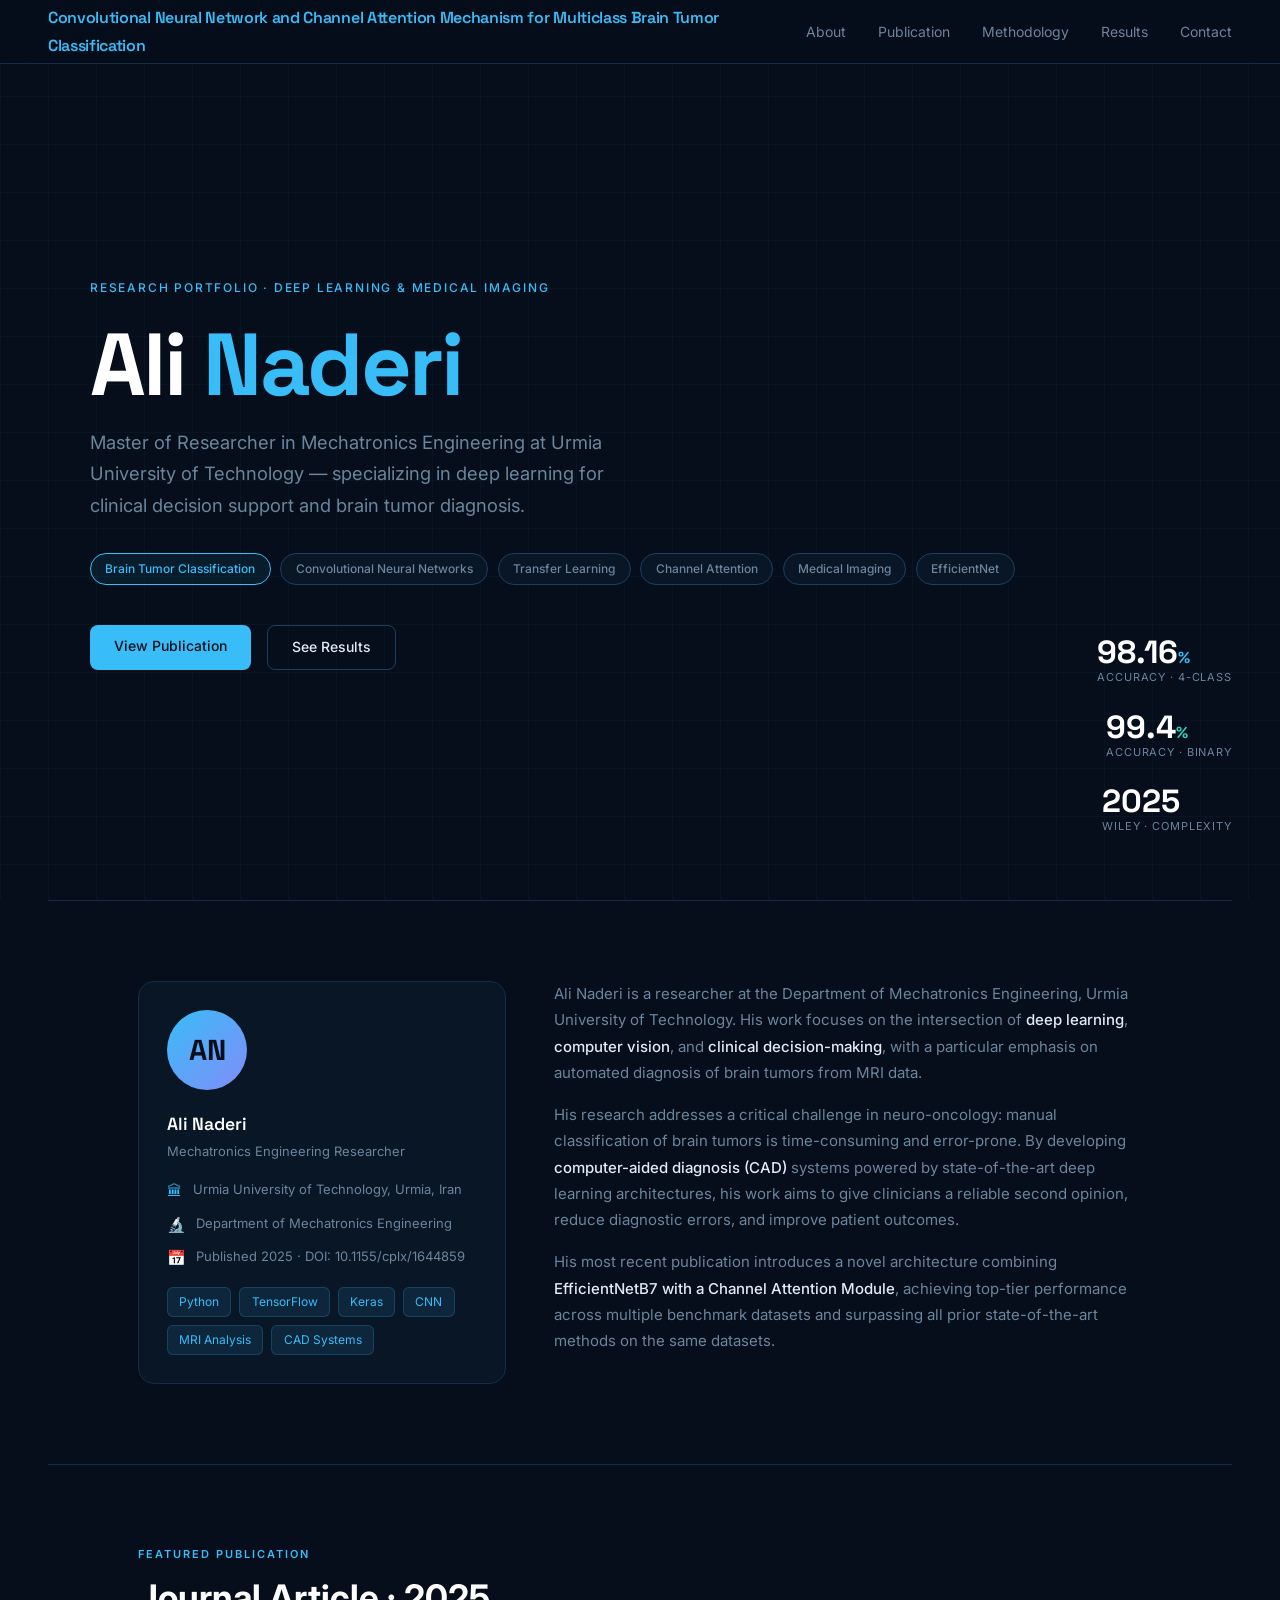
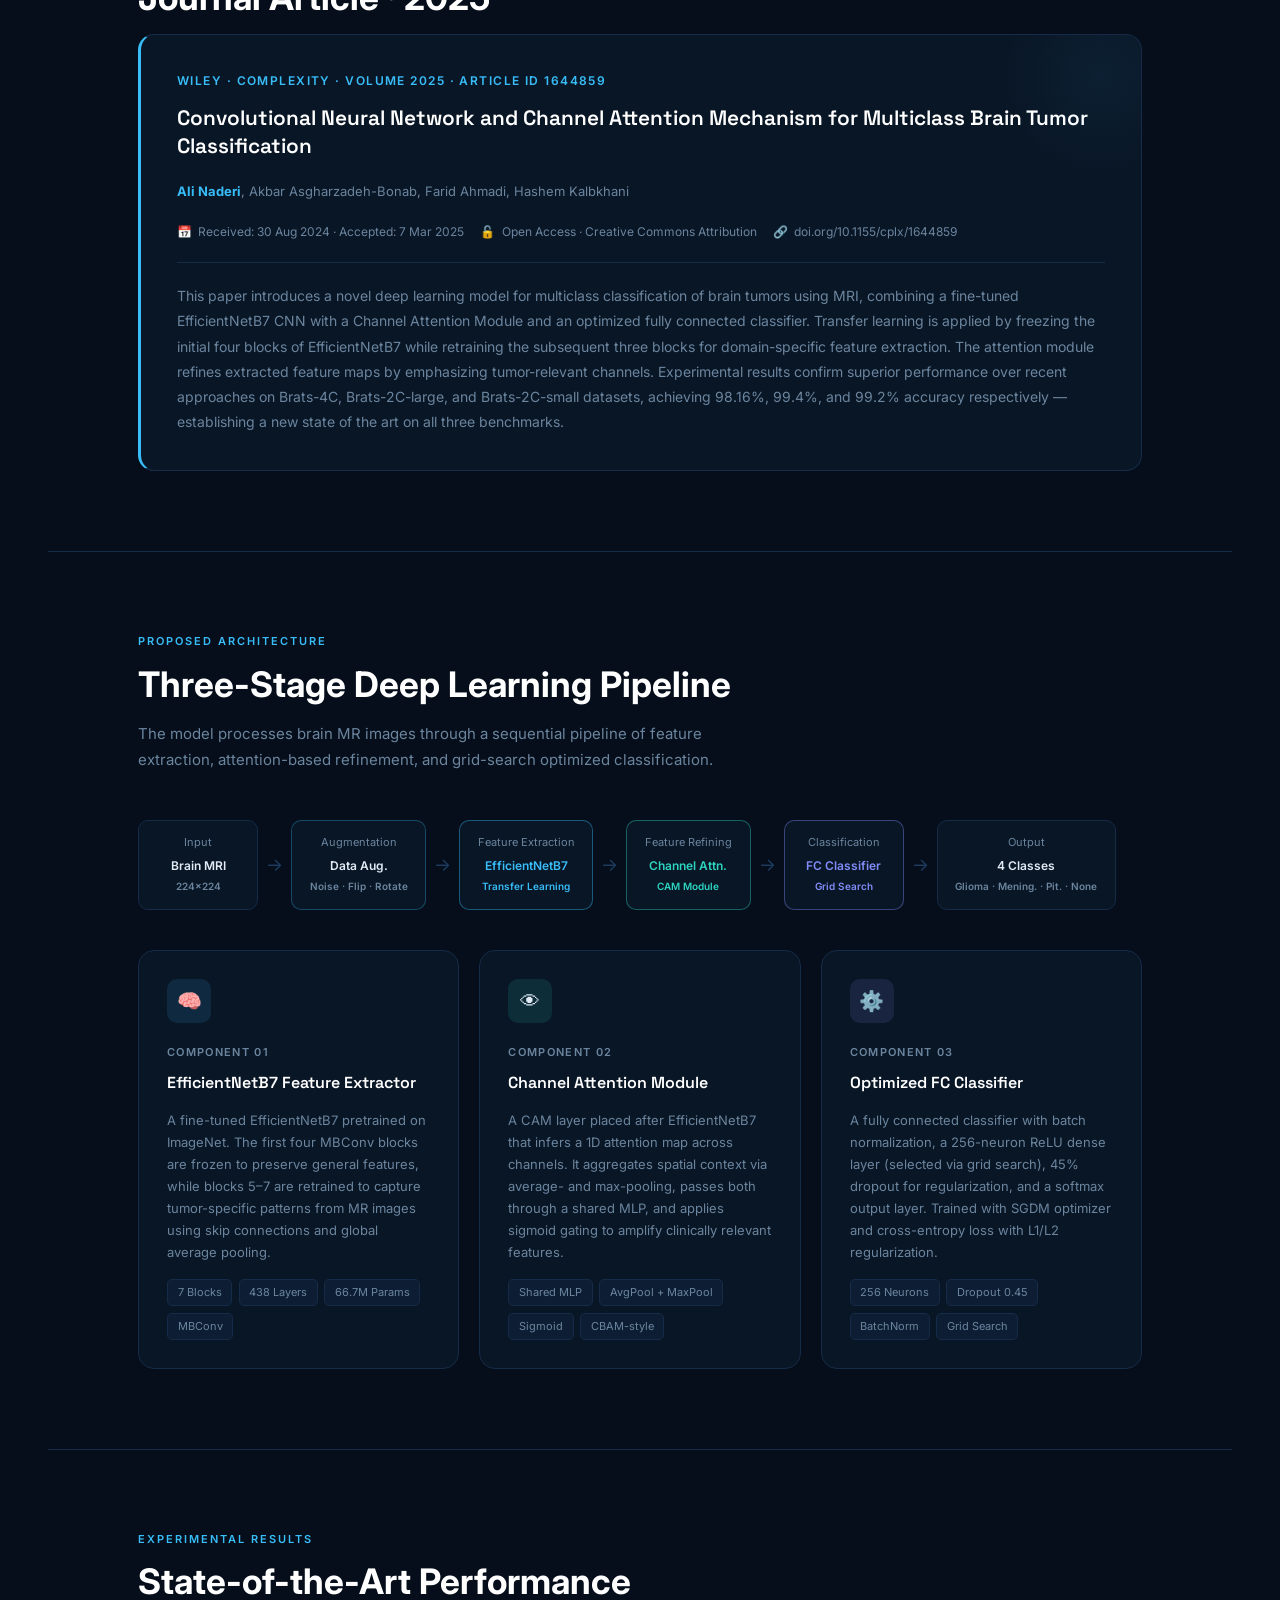
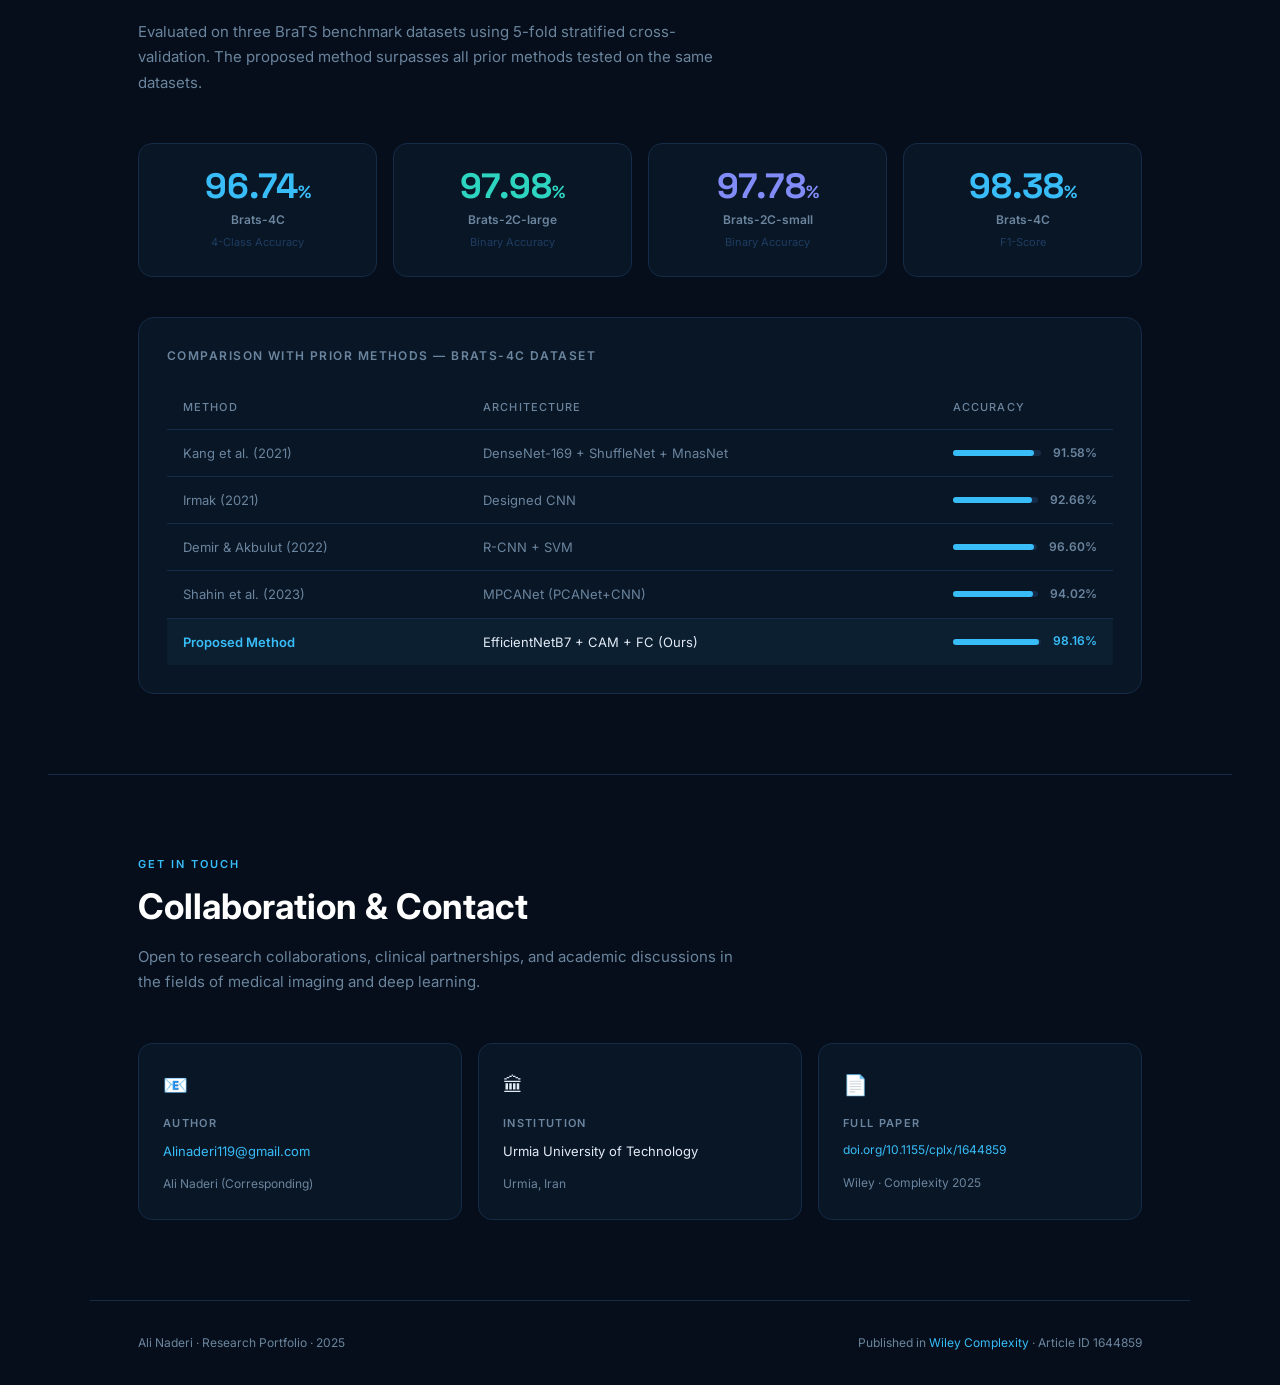
<file: Deep Learning & Medical Imaging.html>
<!DOCTYPE html>
<html lang="en">
<head>
<meta charset="UTF-8">
<meta name="viewport" content="width=device-width, initial-scale=1.0">
<title> Convolutional Neural Network and Channel Attention Mechanism for Multiclass Brain Tumor Classification | Research Portfolio</title>
<link href="https://fonts.googleapis.com/css2?family=Inter:wght@300;400;500;600&family=Space+Grotesk:wght@400;500;600;700&display=swap" rel="stylesheet">
<style>
  *, *::before, *::after { margin: 0; padding: 0; box-sizing: border-box; }
  :root {
    --bg: #050E1A;
    --bg-card: #091626;
    --bg-card2: #0D1E34;
    --accent: #38BDF8;
    --accent2: #2DD4BF;
    --accent3: #818CF8;
    --text: #E2EBF5;
    --muted: #6B859E;
    --border: #152B47;
    --border2: #1E3D61;
  }
  html { scroll-behavior: smooth; }
  body { background: var(--bg); color: var(--text); font-family: 'Inter', sans-serif; font-size: 15px; line-height: 1.7; }
  h1, h2, h3, h4, .display { font-family: 'Space Grotesk', sans-serif; }

  /* ── NAV ── */
  nav {
    position: fixed; top: 0; left: 0; right: 0; z-index: 100;
    display: flex; align-items: center; justify-content: space-between;
    padding: 0 3rem; height: 64px;
    background: rgba(5,14,26,0.85); backdrop-filter: blur(12px);
    border-bottom: 1px solid var(--border);
  }
  .nav-logo { font-family: 'Space Grotesk', sans-serif; font-weight: 600; font-size: 16px; color: var(--accent); letter-spacing: -0.02em; }
  .nav-links { display: flex; gap: 2rem; }
  .nav-links a { color: var(--muted); text-decoration: none; font-size: 14px; transition: color .2s; }
  .nav-links a:hover { color: var(--text); }

  /* ── HERO ── */
  #hero {
    position: relative; min-height: 100vh;
    display: flex; flex-direction: column; justify-content: center; align-items: flex-start;
    padding: 8rem 3rem 5rem;
    overflow: hidden;
  }
  .grid-bg {
    position: absolute; inset: 0;
    background-image: linear-gradient(rgba(56,189,248,.04) 1px, transparent 1px),
                      linear-gradient(90deg, rgba(56,189,248,.04) 1px, transparent 1px);
    background-size: 48px 48px;
  }
  .scan-line {
    position: absolute; left: 0; right: 0; height: 1px;
    background: linear-gradient(90deg, transparent, var(--accent), transparent);
    opacity: 0;
    animation: scan 6s ease-in-out infinite;
  }
  @keyframes scan {
    0%   { top: 0%;  opacity: 0; }
    5%   { opacity: .8; }
    95%  { opacity: .6; }
    100% { top: 100%; opacity: 0; }
  }
  .hero-eyebrow { font-size: 12px; font-weight: 500; letter-spacing: .15em; text-transform: uppercase; color: var(--accent); margin-bottom: 1.25rem; }
  .hero-name {
    font-size: clamp(3rem, 7vw, 5.5rem); font-weight: 700; line-height: 1.05;
    letter-spacing: -.03em; color: #fff; margin-bottom: 1rem;
  }
  .hero-name span { color: var(--accent); }
  .hero-title { font-size: 1.15rem; color: var(--muted); margin-bottom: 2rem; max-width: 560px; font-weight: 400; }
  .hero-badges { display: flex; flex-wrap: wrap; gap: .6rem; margin-bottom: 2.5rem; }
  .badge {
    padding: .3rem .9rem; border-radius: 999px; font-size: 12px; font-weight: 500;
    border: 1px solid var(--border2); color: var(--muted); background: var(--bg-card);
    transition: border-color .2s, color .2s;
  }
  .badge:hover { border-color: var(--accent); color: var(--accent); }
  .badge.accent { border-color: var(--accent); color: var(--accent); background: rgba(56,189,248,.08); }
  .hero-cta { display: flex; gap: 1rem; }
  .btn-primary {
    padding: .6rem 1.5rem; border-radius: 8px; font-size: 14px; font-weight: 500;
    background: var(--accent); color: #050E1A; border: none; cursor: pointer; text-decoration: none;
    transition: opacity .2s;
  }
  .btn-primary:hover { opacity: .85; }
  .btn-ghost {
    padding: .6rem 1.5rem; border-radius: 8px; font-size: 14px; font-weight: 500;
    background: transparent; color: var(--text); border: 1px solid var(--border2); cursor: pointer; text-decoration: none;
    transition: border-color .2s;
  }
  .btn-ghost:hover { border-color: var(--accent); color: var(--accent); }
  .hero-stats {
    position: absolute; right: 3rem; bottom: 4rem;
    display: flex; flex-direction: column; gap: 1.5rem; align-items: flex-end;
  }
  .hero-stat-val { font-family: 'Space Grotesk', sans-serif; font-size: 2rem; font-weight: 700; color: #fff; line-height: 1; }
  .hero-stat-label { font-size: 11px; color: var(--muted); text-align: right; letter-spacing: .08em; text-transform: uppercase; }

  /* ── SECTIONS ── */
  section { padding: 5rem 3rem; max-width: 1100px; margin: 0 auto; }
  .section-eyebrow { font-size: 11px; font-weight: 600; letter-spacing: .18em; text-transform: uppercase; color: var(--accent); margin-bottom: .75rem; }
  .section-title { font-size: clamp(1.6rem, 3vw, 2.2rem); font-weight: 700; color: #fff; margin-bottom: 1rem; line-height: 1.2; }
  .section-sub { color: var(--muted); max-width: 600px; margin-bottom: 3rem; }
  .divider { width: 100%; height: 1px; background: var(--border); margin: 0 3rem; max-width: calc(100% - 6rem); }

  /* ── ABOUT ── */
  .about-grid { display: grid; grid-template-columns: 1fr 1.6fr; gap: 3rem; align-items: start; }
  .about-card {
    background: var(--bg-card); border: 1px solid var(--border);
    border-radius: 16px; padding: 1.75rem;
  }
  .avatar {
    width: 80px; height: 80px; border-radius: 50%;
    background: linear-gradient(135deg, var(--accent), var(--accent3));
    display: flex; align-items: center; justify-content: center;
    font-family: 'Space Grotesk', sans-serif; font-size: 1.8rem; font-weight: 700; color: #050E1A;
    margin-bottom: 1.25rem;
  }
  .about-name { font-family: 'Space Grotesk', sans-serif; font-size: 1.1rem; font-weight: 600; color: #fff; }
  .about-role { font-size: 13px; color: var(--muted); margin-bottom: 1rem; }
  .about-info-row { display: flex; align-items: flex-start; gap: .6rem; font-size: 13px; color: var(--muted); margin-bottom: .5rem; }
  .about-info-row span:first-child { color: var(--accent); font-size: 15px; min-width: 16px; }
  .skill-list { display: flex; flex-wrap: wrap; gap: .5rem; margin-top: 1rem; }
  .skill-tag { padding: .25rem .7rem; border-radius: 6px; font-size: 12px; background: rgba(56,189,248,.1); color: var(--accent); border: 1px solid rgba(56,189,248,.2); }
  .about-text p { color: var(--muted); margin-bottom: 1rem; line-height: 1.75; }
  .about-text p strong { color: var(--text); font-weight: 500; }

  /* ── PUBLICATION ── */
  .pub-card {
    background: var(--bg-card); border: 1px solid var(--border);
    border-radius: 16px; padding: 2.25rem;
    border-left: 3px solid var(--accent);
    position: relative; overflow: hidden;
  }
  .pub-card::before {
    content: ''; position: absolute; top: 0; right: 0;
    width: 200px; height: 200px; border-radius: 50%;
    background: radial-gradient(circle, rgba(56,189,248,.06) 0%, transparent 70%);
    transform: translate(30%, -30%);
  }
  .pub-journal { font-size: 12px; font-weight: 600; letter-spacing: .12em; text-transform: uppercase; color: var(--accent); margin-bottom: .75rem; }
  .pub-title { font-family: 'Space Grotesk', sans-serif; font-size: 1.3rem; font-weight: 600; color: #fff; margin-bottom: 1.25rem; line-height: 1.35; }
  .pub-authors { font-size: 13px; color: var(--muted); margin-bottom: .5rem; }
  .pub-authors strong { color: var(--accent); }
  .pub-abstract { font-size: 14px; color: var(--muted); line-height: 1.8; margin-top: 1.25rem; padding-top: 1.25rem; border-top: 1px solid var(--border); }
  .pub-meta { display: flex; gap: 1rem; flex-wrap: wrap; margin-top: 1.25rem; }
  .pub-meta-item { font-size: 12px; color: var(--muted); display: flex; align-items: center; gap: .4rem; }
  .pub-meta-item span { color: var(--accent2); }

  /* ── METHODOLOGY ── */
  .method-grid { display: grid; grid-template-columns: repeat(3, 1fr); gap: 1.25rem; }
  .method-card {
    background: var(--bg-card); border: 1px solid var(--border);
    border-radius: 16px; padding: 1.75rem;
    transition: border-color .25s, transform .25s;
  }
  .method-card:hover { border-color: var(--border2); transform: translateY(-3px); }
  .method-icon {
    width: 44px; height: 44px; border-radius: 10px; margin-bottom: 1.25rem;
    display: flex; align-items: center; justify-content: center; font-size: 20px;
  }
  .icon-blue { background: rgba(56,189,248,.12); }
  .icon-teal { background: rgba(45,212,191,.12); }
  .icon-purple { background: rgba(129,140,248,.12); }
  .method-num { font-size: 11px; font-weight: 600; letter-spacing: .12em; text-transform: uppercase; color: var(--muted); margin-bottom: .5rem; }
  .method-title { font-family: 'Space Grotesk', sans-serif; font-size: 1rem; font-weight: 600; color: #fff; margin-bottom: .75rem; }
  .method-desc { font-size: 13px; color: var(--muted); line-height: 1.7; }
  .method-tags { display: flex; flex-wrap: wrap; gap: .4rem; margin-top: 1rem; }
  .method-tag { padding: .2rem .6rem; border-radius: 5px; font-size: 11px; background: var(--bg-card2); color: var(--muted); border: 1px solid var(--border); }

  /* ── PIPELINE ── */
  .pipeline { display: flex; align-items: center; gap: 0; margin: 2rem 0; overflow-x: auto; padding-bottom: .5rem; }
  .pipe-step {
    flex-shrink: 0;
    background: var(--bg-card); border: 1px solid var(--border);
    border-radius: 10px; padding: .75rem 1.1rem; text-align: center; min-width: 120px;
  }
  .pipe-step-label { font-size: 11px; color: var(--muted); margin-bottom: .25rem; }
  .pipe-step-name { font-size: 12px; font-weight: 600; color: var(--text); }
  .pipe-arrow { color: var(--border2); font-size: 18px; padding: 0 .5rem; flex-shrink: 0; }

  /* ── RESULTS ── */
  .results-grid { display: grid; grid-template-columns: repeat(4, 1fr); gap: 1rem; margin-bottom: 2.5rem; }
  .result-card {
    background: var(--bg-card); border: 1px solid var(--border);
    border-radius: 14px; padding: 1.5rem 1.25rem; text-align: center;
  }
  .result-val { font-family: 'Space Grotesk', sans-serif; font-size: 2.2rem; font-weight: 700; line-height: 1; margin-bottom: .4rem; }
  .val-blue { color: var(--accent); }
  .val-teal { color: var(--accent2); }
  .val-purple { color: var(--accent3); }
  .result-dataset { font-size: 12px; font-weight: 600; color: var(--muted); margin-bottom: .2rem; }
  .result-metric { font-size: 11px; color: var(--border2); }
  .compare-table { width: 100%; border-collapse: collapse; font-size: 13px; }
  .compare-table th { text-align: left; padding: .75rem 1rem; font-size: 11px; text-transform: uppercase; letter-spacing: .1em; color: var(--muted); border-bottom: 1px solid var(--border); font-weight: 500; }
  .compare-table td { padding: .75rem 1rem; border-bottom: 1px solid var(--border); color: var(--muted); }
  .compare-table tr:last-child td { border-bottom: none; }
  .compare-table .highlight td { color: var(--text); background: rgba(56,189,248,.05); }
  .compare-table .highlight td:first-child { color: var(--accent); font-weight: 600; }
  .acc-bar-wrap { display: flex; align-items: center; gap: .75rem; }
  .acc-bar { height: 6px; border-radius: 3px; background: var(--border); flex: 1; }
  .acc-fill { height: 100%; border-radius: 3px; background: var(--accent); transition: width 1s ease; }
  .highlight .acc-fill { background: var(--accent); }
  .acc-num { font-size: 12px; font-weight: 600; min-width: 40px; text-align: right; }

  /* ── CONTACT ── */
  .contact-grid { display: grid; grid-template-columns: repeat(3, 1fr); gap: 1rem; }
  .contact-card {
    background: var(--bg-card); border: 1px solid var(--border);
    border-radius: 14px; padding: 1.5rem;
    display: flex; flex-direction: column; gap: .5rem;
  }
  .contact-icon { font-size: 20px; margin-bottom: .25rem; }
  .contact-label { font-size: 11px; font-weight: 600; text-transform: uppercase; letter-spacing: .12em; color: var(--muted); }
  .contact-val { font-size: 13px; color: var(--text); word-break: break-all; }

  /* ── FOOTER ── */
  footer {
    padding: 2rem 3rem; border-top: 1px solid var(--border);
    display: flex; justify-content: space-between; align-items: center;
    font-size: 12px; color: var(--muted); max-width: 1100px; margin: 0 auto;
  }

  /* ── ANIMATIONS ── */
  .fade-in { opacity: 0; transform: translateY(20px); transition: opacity .6s ease, transform .6s ease; }
  .fade-in.visible { opacity: 1; transform: none; }
  @media (max-width: 768px) {
    nav { padding: 0 1.5rem; }
    .nav-links { display: none; }
    section { padding: 3rem 1.5rem; }
    #hero { padding: 7rem 1.5rem 3rem; }
    .hero-stats { display: none; }
    .about-grid, .method-grid, .results-grid, .contact-grid { grid-template-columns: 1fr; }
    .pipeline { gap: .4rem; }
  }
</style>
</head>
<body>

<!-- NAV -->
<nav>
  <div class="nav-logo">Convolutional Neural Network and Channel Attention Mechanism for Multiclass Brain Tumor Classification</div>
  <div class="nav-links">
    <a href="#about">About</a>
    <a href="#publication">Publication</a>
    <a href="#methodology">Methodology</a>
    <a href="#results">Results</a>
    <a href="#contact">Contact</a>
  </div>
</nav>

<!-- HERO -->
<div id="hero">
  <div class="grid-bg"></div>
  <div class="scan-line"></div>
  <div style="position:relative; z-index:1; max-width:1100px; width:100%; margin:0 auto;">
    <div class="hero-eyebrow">Research Portfolio · Deep Learning & Medical Imaging</div>
    <h1 class="hero-name">Ali <span>Naderi</span></h1>
    <p class="hero-title">Master of Researcher in Mechatronics Engineering at Urmia University of Technology — specializing in deep learning for clinical decision support and brain tumor diagnosis.</p>
    <div class="hero-badges">
      <span class="badge accent">Brain Tumor Classification</span>
      <span class="badge">Convolutional Neural Networks</span>
      <span class="badge">Transfer Learning</span>
      <span class="badge">Channel Attention</span>
      <span class="badge">Medical Imaging</span>
      <span class="badge">EfficientNet</span>
    </div>
    <div class="hero-cta">
      <a href="#publication" class="btn-primary">View Publication</a>
      <a href="#results" class="btn-ghost">See Results</a>
    </div>
  </div>
  <div class="hero-stats">
    <div>
      <div class="hero-stat-val">98.16<span style="color:var(--accent);font-size:1rem">%</span></div>
      <div class="hero-stat-label">Accuracy · 4-Class</div>
    </div>
    <div>
      <div class="hero-stat-val">99.4<span style="color:var(--accent2);font-size:1rem">%</span></div>
      <div class="hero-stat-label">Accuracy · Binary</div>
    </div>
    <div>
      <div class="hero-stat-val">2025</div>
      <div class="hero-stat-label">Wiley · Complexity</div>
    </div>
  </div>
</div>

<div class="divider"></div>

<!-- ABOUT -->
<section id="about" class="fade-in">
  <div class="about-grid">
    <div class="about-card">
      <div class="avatar">AN</div>
      <div class="about-name">Ali Naderi</div>
      <div class="about-role">Mechatronics Engineering Researcher</div>
      <div class="about-info-row"><span>🏛</span><span>Urmia University of Technology, Urmia, Iran</span></div>
      <div class="about-info-row"><span>🔬</span><span>Department of Mechatronics Engineering</span></div>
      <div class="about-info-row"><span>📅</span><span>Published 2025 · DOI: 10.1155/cplx/1644859</span></div>
      <div class="skill-list">
        <span class="skill-tag">Python</span>
        <span class="skill-tag">TensorFlow</span>
        <span class="skill-tag">Keras</span>
        <span class="skill-tag">CNN</span>
        <span class="skill-tag">MRI Analysis</span>
        <span class="skill-tag">CAD Systems</span>
      </div>
    </div>
    <div class="about-text">
      <p>Ali Naderi is a researcher at the Department of Mechatronics Engineering, Urmia University of Technology. His work focuses on the intersection of <strong>deep learning</strong>, <strong>computer vision</strong>, and <strong>clinical decision-making</strong>, with a particular emphasis on automated diagnosis of brain tumors from MRI data.</p>
      <p>His research addresses a critical challenge in neuro-oncology: manual classification of brain tumors is time-consuming and error-prone. By developing <strong>computer-aided diagnosis (CAD)</strong> systems powered by state-of-the-art deep learning architectures, his work aims to give clinicians a reliable second opinion, reduce diagnostic errors, and improve patient outcomes.</p>
      <p>His most recent publication introduces a novel architecture combining <strong>EfficientNetB7 with a Channel Attention Module</strong>, achieving top-tier performance across multiple benchmark datasets and surpassing all prior state-of-the-art methods on the same datasets.</p>
    </div>
  </div>
</section>

<div class="divider"></div>

<!-- PUBLICATION -->
<section id="publication" class="fade-in">
  <div class="section-eyebrow">Featured Publication</div>
  <div class="section-title">Journal Article · 2025</div>
  <div class="pub-card">
    <div class="pub-journal">Wiley · Complexity · Volume 2025 · Article ID 1644859</div>
    <div class="pub-title">Convolutional Neural Network and Channel Attention Mechanism for Multiclass Brain Tumor Classification</div>
    <div class="pub-authors"><strong>Ali Naderi</strong>, Akbar Asgharzadeh-Bonab, Farid Ahmadi, Hashem Kalbkhani</div>
    <div class="pub-meta">
      <div class="pub-meta-item"><span>📅</span> Received: 30 Aug 2024 · Accepted: 7 Mar 2025</div>
      <div class="pub-meta-item"><span>🔓</span> Open Access · Creative Commons Attribution</div>
      <div class="pub-meta-item"><span>🔗</span> doi.org/10.1155/cplx/1644859</div>
    </div>
    <div class="pub-abstract">
      This paper introduces a novel deep learning model for multiclass classification of brain tumors using MRI, combining a fine-tuned EfficientNetB7 CNN with a Channel Attention Module and an optimized fully connected classifier. Transfer learning is applied by freezing the initial four blocks of EfficientNetB7 while retraining the subsequent three blocks for domain-specific feature extraction. The attention module refines extracted feature maps by emphasizing tumor-relevant channels. Experimental results confirm superior performance over recent approaches on Brats-4C, Brats-2C-large, and Brats-2C-small datasets, achieving 98.16%, 99.4%, and 99.2% accuracy respectively — establishing a new state of the art on all three benchmarks.
    </div>
  </div>
</section>

<div class="divider"></div>

<!-- METHODOLOGY -->
<section id="methodology" class="fade-in">
  <div class="section-eyebrow">Proposed Architecture</div>
  <div class="section-title">Three-Stage Deep Learning Pipeline</div>
  <p class="section-sub">The model processes brain MR images through a sequential pipeline of feature extraction, attention-based refinement, and grid-search optimized classification.</p>

  <!-- Pipeline visual -->
  <div class="pipeline">
    <div class="pipe-step">
      <div class="pipe-step-label">Input</div>
      <div class="pipe-step-name">Brain MRI<br><span style="font-size:10px;color:var(--muted)">224×224</span></div>
    </div>
    <div class="pipe-arrow">→</div>
    <div class="pipe-step" style="border-color:rgba(56,189,248,.3)">
      <div class="pipe-step-label">Augmentation</div>
      <div class="pipe-step-name">Data Aug.<br><span style="font-size:10px;color:var(--muted)">Noise · Flip · Rotate</span></div>
    </div>
    <div class="pipe-arrow">→</div>
    <div class="pipe-step" style="border-color:rgba(56,189,248,.4)">
      <div class="pipe-step-label">Feature Extraction</div>
      <div class="pipe-step-name" style="color:var(--accent)">EfficientNetB7<br><span style="font-size:10px;">Transfer Learning</span></div>
    </div>
    <div class="pipe-arrow">→</div>
    <div class="pipe-step" style="border-color:rgba(45,212,191,.4)">
      <div class="pipe-step-label">Feature Refining</div>
      <div class="pipe-step-name" style="color:var(--accent2)">Channel Attn.<br><span style="font-size:10px;">CAM Module</span></div>
    </div>
    <div class="pipe-arrow">→</div>
    <div class="pipe-step" style="border-color:rgba(129,140,248,.4)">
      <div class="pipe-step-label">Classification</div>
      <div class="pipe-step-name" style="color:var(--accent3)">FC Classifier<br><span style="font-size:10px;">Grid Search</span></div>
    </div>
    <div class="pipe-arrow">→</div>
    <div class="pipe-step">
      <div class="pipe-step-label">Output</div>
      <div class="pipe-step-name">4 Classes<br><span style="font-size:10px;color:var(--muted)">Glioma · Mening. · Pit. · None</span></div>
    </div>
  </div>

  <div class="method-grid">
    <div class="method-card">
      <div class="method-icon icon-blue">🧠</div>
      <div class="method-num">Component 01</div>
      <div class="method-title">EfficientNetB7 Feature Extractor</div>
      <div class="method-desc">A fine-tuned EfficientNetB7 pretrained on ImageNet. The first four MBConv blocks are frozen to preserve general features, while blocks 5–7 are retrained to capture tumor-specific patterns from MR images using skip connections and global average pooling.</div>
      <div class="method-tags">
        <span class="method-tag">7 Blocks</span>
        <span class="method-tag">438 Layers</span>
        <span class="method-tag">66.7M Params</span>
        <span class="method-tag">MBConv</span>
      </div>
    </div>
    <div class="method-card">
      <div class="method-icon icon-teal">👁</div>
      <div class="method-num">Component 02</div>
      <div class="method-title">Channel Attention Module</div>
      <div class="method-desc">A CAM layer placed after EfficientNetB7 that infers a 1D attention map across channels. It aggregates spatial context via average- and max-pooling, passes both through a shared MLP, and applies sigmoid gating to amplify clinically relevant features.</div>
      <div class="method-tags">
        <span class="method-tag">Shared MLP</span>
        <span class="method-tag">AvgPool + MaxPool</span>
        <span class="method-tag">Sigmoid</span>
        <span class="method-tag">CBAM-style</span>
      </div>
    </div>
    <div class="method-card">
      <div class="method-icon icon-purple">⚙️</div>
      <div class="method-num">Component 03</div>
      <div class="method-title">Optimized FC Classifier</div>
      <div class="method-desc">A fully connected classifier with batch normalization, a 256-neuron ReLU dense layer (selected via grid search), 45% dropout for regularization, and a softmax output layer. Trained with SGDM optimizer and cross-entropy loss with L1/L2 regularization.</div>
      <div class="method-tags">
        <span class="method-tag">256 Neurons</span>
        <span class="method-tag">Dropout 0.45</span>
        <span class="method-tag">BatchNorm</span>
        <span class="method-tag">Grid Search</span>
      </div>
    </div>
  </div>
</section>

<div class="divider"></div>

<!-- RESULTS -->
<section id="results" class="fade-in">
  <div class="section-eyebrow">Experimental Results</div>
  <div class="section-title">State-of-the-Art Performance</div>
  <p class="section-sub">Evaluated on three BraTS benchmark datasets using 5-fold stratified cross-validation. The proposed method surpasses all prior methods tested on the same datasets.</p>

  <div class="results-grid">
    <div class="result-card">
      <div class="result-val val-blue">98.16<span style="font-size:1.1rem">%</span></div>
      <div class="result-dataset">Brats-4C</div>
      <div class="result-metric">4-Class Accuracy</div>
    </div>
    <div class="result-card">
      <div class="result-val val-teal">99.4<span style="font-size:1.1rem">%</span></div>
      <div class="result-dataset">Brats-2C-large</div>
      <div class="result-metric">Binary Accuracy</div>
    </div>
    <div class="result-card">
      <div class="result-val val-purple">99.2<span style="font-size:1.1rem">%</span></div>
      <div class="result-dataset">Brats-2C-small</div>
      <div class="result-metric">Binary Accuracy</div>
    </div>
    <div class="result-card">
      <div class="result-val val-blue">99.8<span style="font-size:1.1rem">%</span></div>
      <div class="result-dataset">Brats-4C</div>
      <div class="result-metric">F1-Score</div>
    </div>
  </div>

  <div style="background:var(--bg-card);border:1px solid var(--border);border-radius:16px;padding:1.75rem;margin-top:1rem;">
    <div style="font-size:12px;font-weight:600;text-transform:uppercase;letter-spacing:.12em;color:var(--muted);margin-bottom:1.25rem;">Comparison with Prior Methods — Brats-4C Dataset</div>
    <table class="compare-table">
      <thead>
        <tr>
          <th>Method</th>
          <th>Architecture</th>
          <th>Accuracy</th>
        </tr>
      </thead>
      <tbody>
        <tr><td>Kang et al. (2021)</td><td>DenseNet-169 + ShuffleNet + MnasNet</td><td><div class="acc-bar-wrap"><div class="acc-bar"><div class="acc-fill" style="width:91.58%"></div></div><span class="acc-num">91.58%</span></div></td></tr>
        <tr><td>Irmak (2021)</td><td>Designed CNN</td><td><div class="acc-bar-wrap"><div class="acc-bar"><div class="acc-fill" style="width:92.66%"></div></div><span class="acc-num">92.66%</span></div></td></tr>
        <tr><td>Demir & Akbulut (2022)</td><td>R-CNN + SVM</td><td><div class="acc-bar-wrap"><div class="acc-bar"><div class="acc-fill" style="width:96.6%"></div></div><span class="acc-num">96.60%</span></div></td></tr>
        <tr><td>Shahin et al. (2023)</td><td>MPCANet (PCANet+CNN)</td><td><div class="acc-bar-wrap"><div class="acc-bar"><div class="acc-fill" style="width:94.02%"></div></div><span class="acc-num">94.02%</span></div></td></tr>
        <tr class="highlight"><td>Proposed Method</td><td>EfficientNetB7 + CAM + FC (Ours)</td><td><div class="acc-bar-wrap"><div class="acc-bar"><div class="acc-fill" style="width:98.16%"></div></div><span class="acc-num" style="color:var(--accent)">98.16%</span></div></td></tr>
      </tbody>
    </table>
  </div>
</section>

<div class="divider"></div>

<!-- CONTACT -->
<section id="contact" class="fade-in">
  <div class="section-eyebrow">Get in Touch</div>
  <div class="section-title">Collaboration & Contact</div>
  <p class="section-sub">Open to research collaborations, clinical partnerships, and academic discussions in the fields of medical imaging and deep learning.</p>
  <div class="contact-grid">
    <div class="contact-card">
      <div class="contact-icon">📧</div>
      <div class="contact-label">Author</div>
      <div class="contact-val" style="color:var(--accent)">Alinaderi119@gmail.com</div>
      <div style="font-size:12px;color:var(--muted);margin-top:.25rem">Ali Naderi (Corresponding)</div>
    </div>
    <div class="contact-card">
      <div class="contact-icon">🏛</div>
      <div class="contact-label">Institution</div>
      <div class="contact-val">Urmia University of Technology</div>
      <div style="font-size:12px;color:var(--muted);margin-top:.25rem">Urmia, Iran</div>
    </div>
    <div class="contact-card">
      <div class="contact-icon">📄</div>
      <div class="contact-label">Full Paper</div>
      <div class="contact-val" style="color:var(--accent);font-size:12px;">doi.org/10.1155/cplx/1644859</div>
      <div style="font-size:12px;color:var(--muted);margin-top:.25rem">Wiley · Complexity 2025</div>
    </div>
  </div>
</section>

<!-- FOOTER -->
<footer>
  <div>Ali Naderi · Research Portfolio · 2025</div>
  <div>Published in <span style="color:var(--accent)">Wiley Complexity</span> · Article ID 1644859</div>
</footer>

<script>
  const observer = new IntersectionObserver(entries => {
    entries.forEach(e => { if (e.isIntersecting) e.target.classList.add('visible'); });
  }, { threshold: 0.1 });
  document.querySelectorAll('.fade-in').forEach(el => observer.observe(el));

  const counters = document.querySelectorAll('.result-val');
  const countObserver = new IntersectionObserver(entries => {
    entries.forEach(entry => {
      if (entry.isIntersecting) {
        const el = entry.target;
        const target = parseFloat(el.textContent);
        const suffix = el.innerHTML.includes('span') ? el.querySelector('span').outerHTML : '';
        let start = target - 3; let step = (target - start) / 40;
        let cur = start;
        const timer = setInterval(() => {
          cur = Math.min(cur + step, target);
          el.innerHTML = cur.toFixed(cur >= 99 ? 1 : 2) + suffix;
          if (cur >= target) clearInterval(timer);
        }, 30);
        countObserver.unobserve(el);
      }
    });
  }, { threshold: 0.5 });
  counters.forEach(c => countObserver.observe(c));
</script>
</body>
</html>
</file>
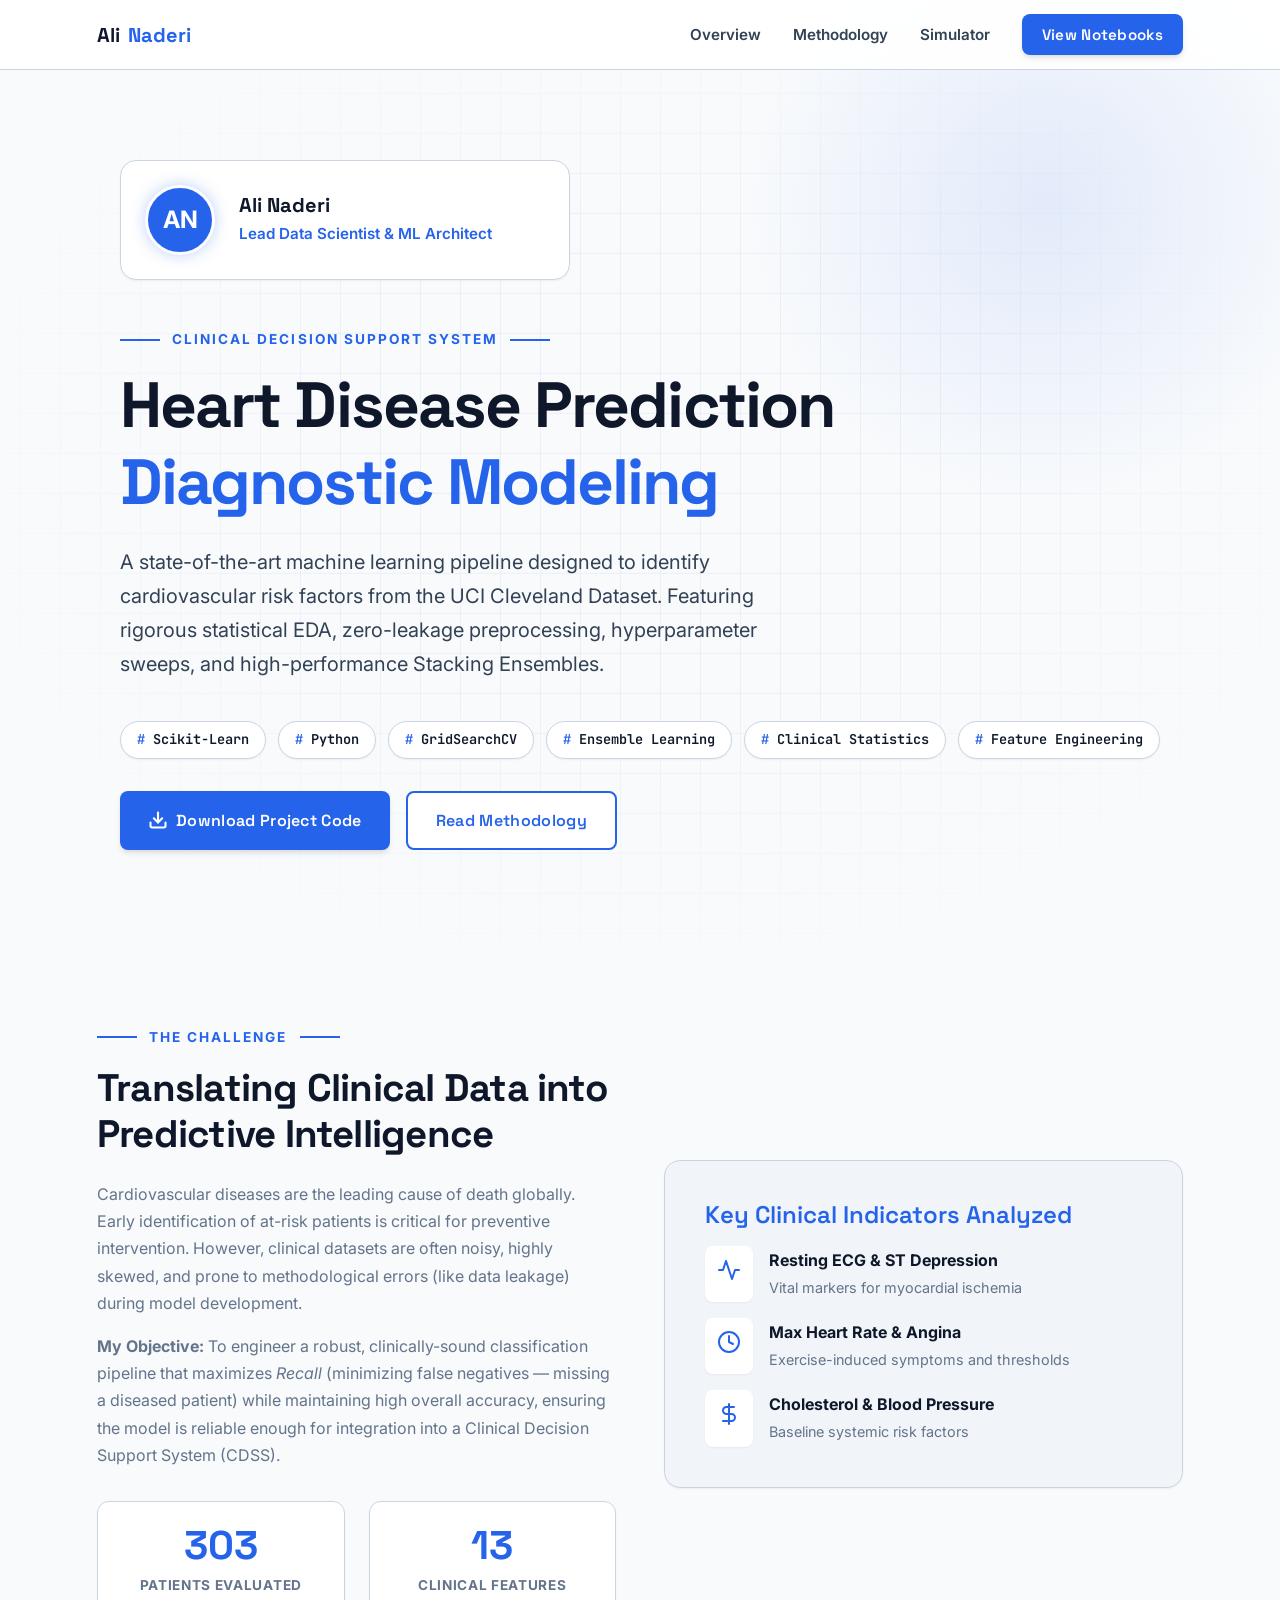
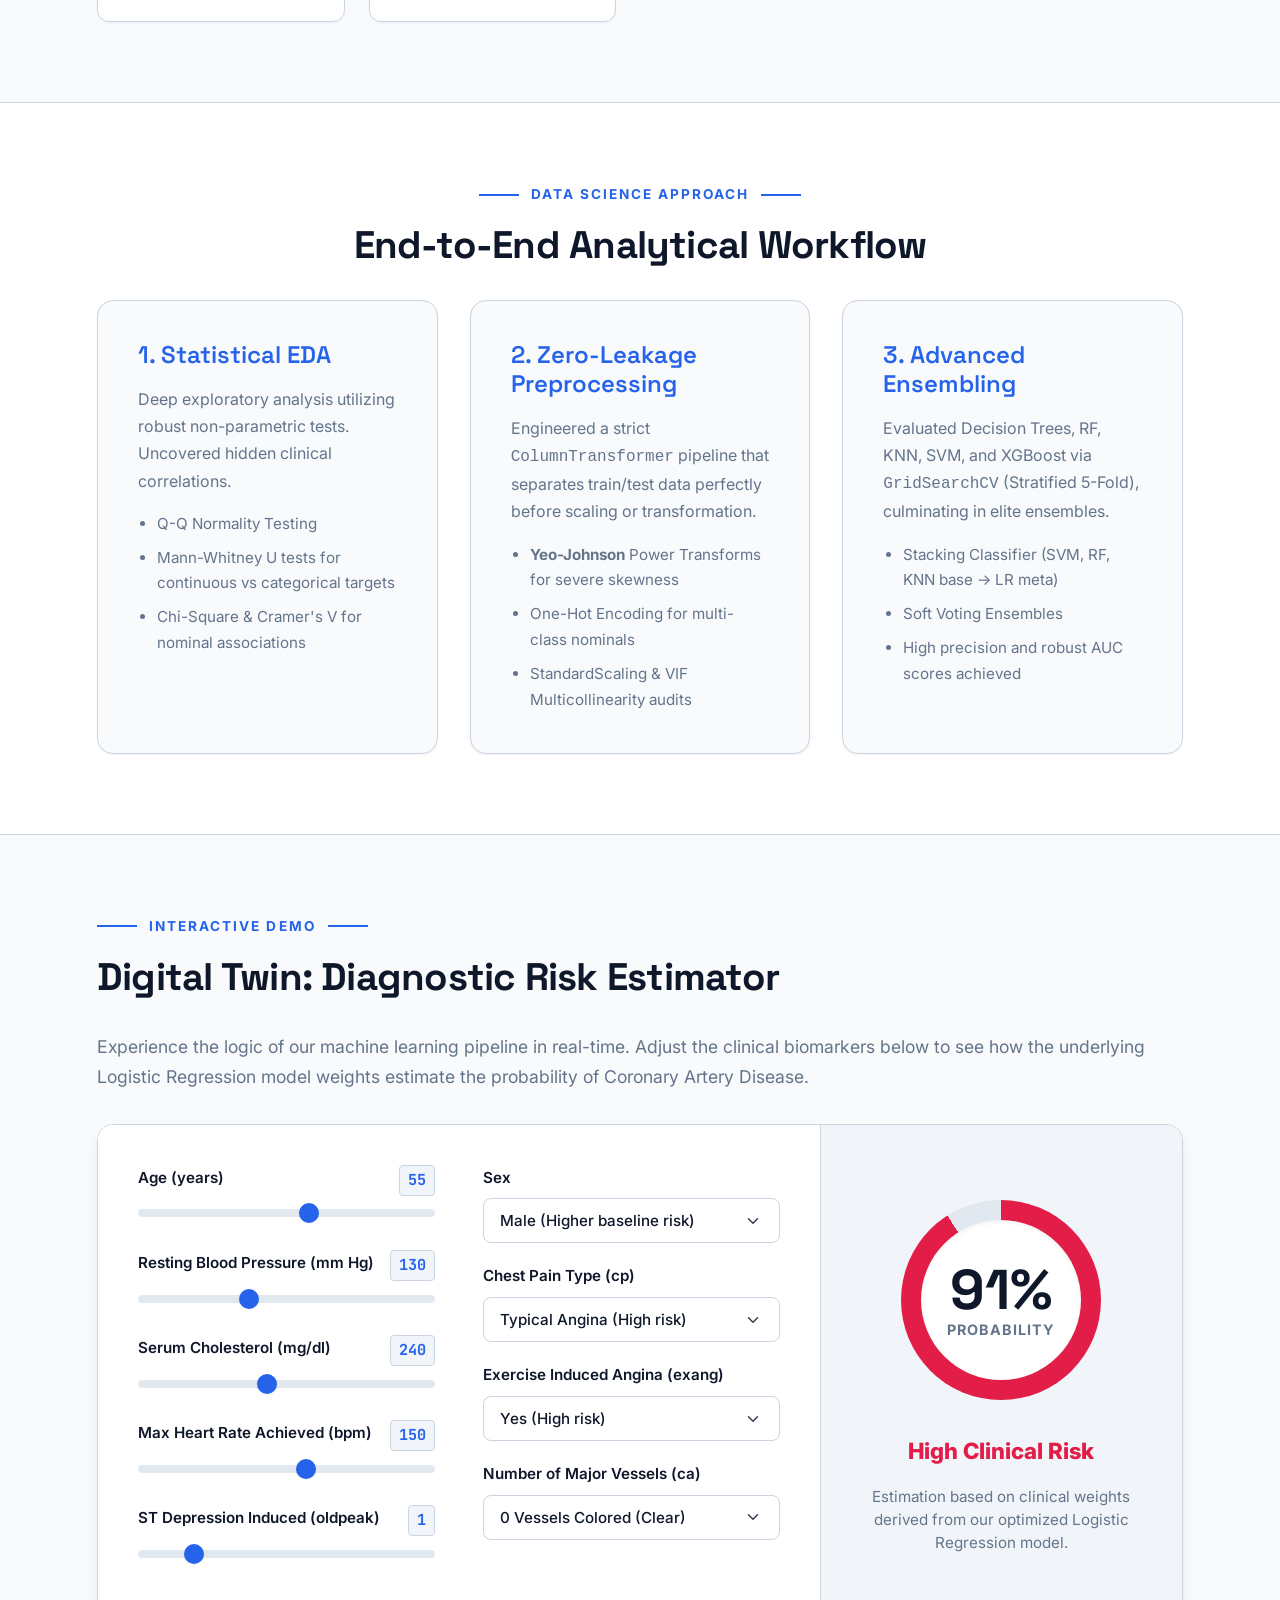
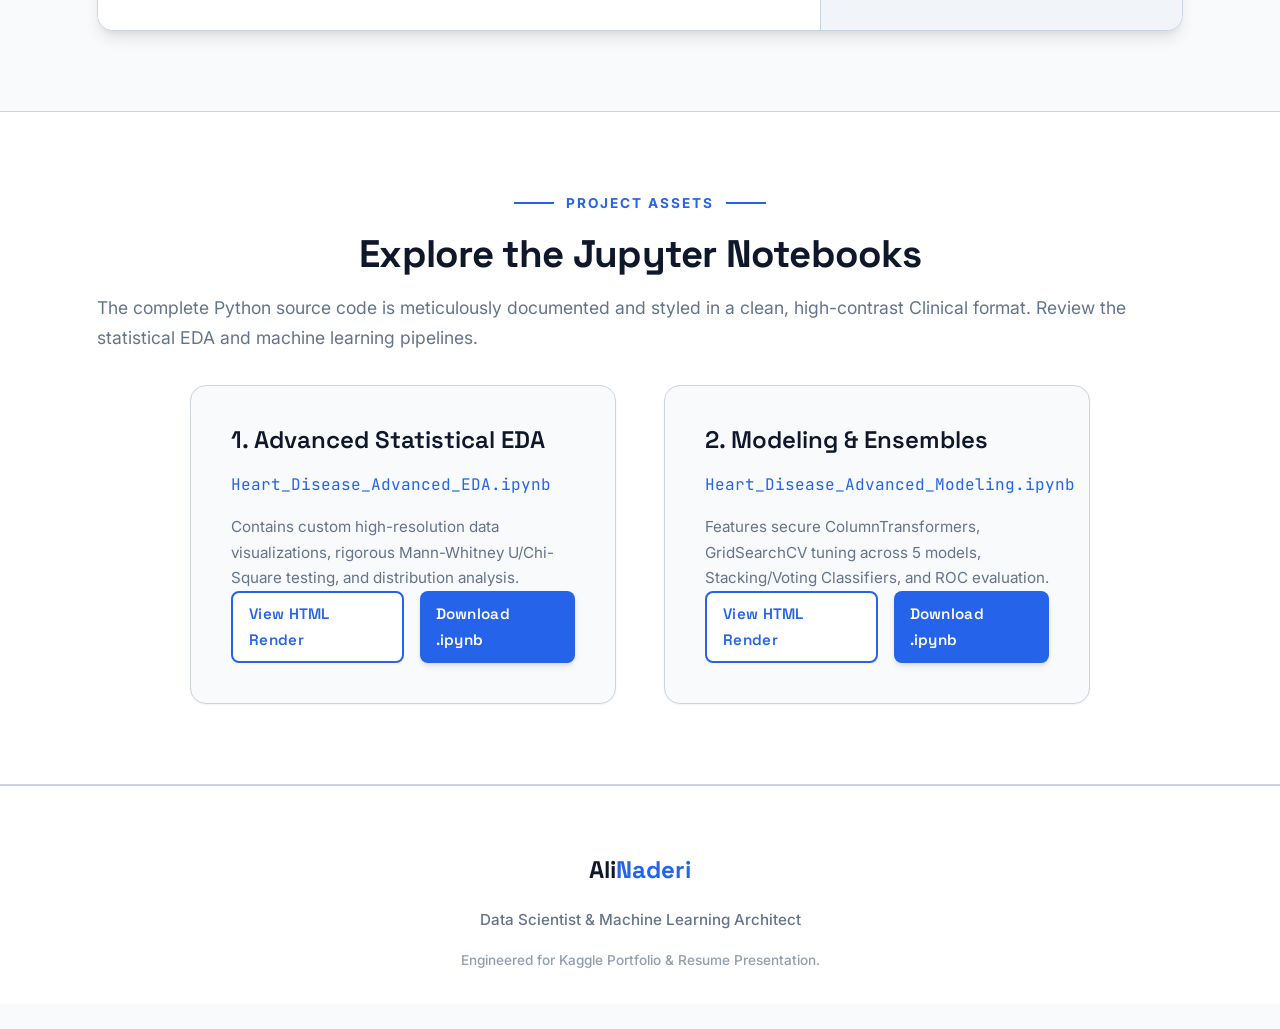
<file: Heart_Disease_Portfolio.html>
<!DOCTYPE html>
<html lang="en">
<head>
    <meta charset="UTF-8">
    <meta name="viewport" content="width=device-width, initial-scale=1.0">
    <title>Heart Disease Prediction | Clinical Data Science Portfolio</title>
    <meta name="description" content="Ali Naderi - Advanced Machine Learning pipeline for Heart Disease Prediction using UCI dataset, including Stacking Ensembles, Clinical EDA, and rigorous statistical validation.">
    
    <link rel="preconnect" href="https://fonts.googleapis.com">
    <link rel="preconnect" href="https://fonts.gstatic.com" crossorigin>
    <link href="https://fonts.googleapis.com/css2?family=Inter:wght@300;400;500;600;700;900&family=JetBrains+Mono:wght@400;500;600&family=Space+Grotesk:wght@400;500;600;700;800&display=swap" rel="stylesheet">
    
    <style>
        :root {
            /* Crisp Light Theme */
            --bg: #F8FAFC;          /* slate-50 */
            --surface: #FFFFFF;     /* white */
            --surface2: #F1F5F9;    /* slate-100 */
            --surface3: #E2E8F0;    /* slate-200 */
            --border: #CBD5E1;      /* slate-300 */
            --border-hover: #94A3B8;/* slate-400 */
            
            --primary: #2563EB;     /* blue-600 */
            --primary-glow: #3B82F6;/* blue-500 */
            --primary-dim: #1D4ED8; /* blue-700 */
            
            --text: #334155;        /* slate-700 */
            --text-heading: #0F172A;/* slate-900 */
            --muted: #64748B;       /* slate-500 */
            
            --amber: #D97706;       /* amber-600 */
            --red: #E11D48;         /* rose-600 */
            --green: #059669;       /* emerald-600 */
            
            --shadow-sm: 0 1px 2px 0 rgba(0, 0, 0, 0.05);
            --shadow-md: 0 4px 6px -1px rgba(0, 0, 0, 0.1), 0 2px 4px -1px rgba(0, 0, 0, 0.06);
            --shadow-lg: 0 10px 15px -3px rgba(0, 0, 0, 0.1), 0 4px 6px -2px rgba(0, 0, 0, 0.05);
            --shadow-glow: 0 0 20px rgba(37, 99, 235, 0.2);
            
            --transition: all 0.3s cubic-bezier(0.25, 0.8, 0.25, 1);
        }

        * {
            box-sizing: border-box;
            margin: 0;
            padding: 0;
        }

        html { scroll-behavior: smooth; }

        body {
            background-color: var(--bg);
            color: var(--text);
            font-family: 'Inter', system-ui, -apple-system, sans-serif;
            line-height: 1.7;
            font-size: 16px;
            overflow-x: hidden;
        }

        /* ─── SCROLLBAR ────────────────────────────── */
        ::-webkit-scrollbar { width: 8px; }
        ::-webkit-scrollbar-track { background: var(--bg); }
        ::-webkit-scrollbar-thumb { background: var(--border); border-radius: 4px; }
        ::-webkit-scrollbar-thumb:hover { background: var(--primary); }

        /* ─── UTILITIES ────────────────────────────── */
        .container { max-width: 1150px; margin: 0 auto; padding: 0 2rem; }
        .text-heading { color: var(--text-heading); }
        .text-primary { color: var(--primary); }
        .text-muted { color: var(--muted); }
        .font-mono { font-family: 'JetBrains Mono', monospace; }
        .font-display { font-family: 'Space Grotesk', sans-serif; }
        .mt-4 { margin-top: 1rem; } .mb-4 { margin-bottom: 1rem; }
        .mt-8 { margin-top: 2rem; } .mb-8 { margin-bottom: 2rem; }
        .py-16 { padding-top: 4rem; padding-bottom: 4rem; }
        .py-24 { padding-top: 6rem; padding-bottom: 6rem; }
        .flex { display: flex; }
        .grid { display: grid; }
        .gap-4 { gap: 1rem; } .gap-8 { gap: 2rem; }
        .items-center { align-items: center; }

        /* ─── TYPOGRAPHY ────────────────────────────── */
        h1, h2, h3, h4 { color: var(--text-heading); font-family: 'Space Grotesk', sans-serif; line-height: 1.2; }
        h1 { font-size: clamp(2.5rem, 5vw, 4.5rem); font-weight: 800; letter-spacing: -0.03em; margin-bottom: 1.5rem; }
        h2 { font-size: clamp(2rem, 3vw, 2.5rem); font-weight: 700; letter-spacing: -0.02em; margin-bottom: 1.5rem; display: flex; align-items: center; gap: 0.75rem;}
        h3 { font-size: 1.5rem; font-weight: 600; margin-bottom: 1rem; }
        
        .eyebrow {
            font-size: 0.85rem;
            font-weight: 700;
            letter-spacing: 0.15em;
            text-transform: uppercase;
            color: var(--primary);
            margin-bottom: 1rem;
            display: flex;
            align-items: center;
            gap: 0.75rem;
        }
        .eyebrow::before, .eyebrow::after {
            content: ''; height: 2px; width: 40px; background: var(--primary); display: inline-block;
        }

        /* ─── BUTTONS & LINKS ────────────────────────────── */
        a { color: var(--primary); text-decoration: none; transition: var(--transition); }
        a:hover { color: var(--primary-dim); }
        
        .btn {
            display: inline-flex; align-items: center; justify-content: center; gap: 0.5rem;
            padding: 0.875rem 1.75rem; border-radius: 0.5rem; font-weight: 600; font-size: 1rem;
            transition: var(--transition); cursor: pointer; text-decoration: none; border: none;
            font-family: 'Space Grotesk', sans-serif; letter-spacing: 0.02em;
        }
        
        .btn-primary {
            background: var(--primary); color: white !important;
            box-shadow: var(--shadow-md);
        }
        .btn-primary:hover {
            background: var(--primary-dim); transform: translateY(-2px);
            box-shadow: var(--shadow-lg);
        }
        
        .btn-outline {
            background: var(--surface); color: var(--primary) !important;
            border: 2px solid var(--primary);
        }
        .btn-outline:hover {
            background: var(--surface2); transform: translateY(-2px);
            box-shadow: var(--shadow-md);
        }
        
        .btn-ghost {
            background: transparent; color: var(--muted); padding: 0.5rem 1rem;
        }
        .btn-ghost:hover {
            color: var(--primary); background: var(--surface2);
        }

        /* ─── NAV ────────────────────────────── */
        nav {
            position: fixed; top: 0; left: 0; right: 0; z-index: 100;
            background: rgba(255, 255, 255, 0.9); backdrop-filter: blur(12px); border-bottom: 1px solid var(--border);
            height: 70px; display: flex; align-items: center;
        }
        .nav-inner {
            display: flex; justify-content: space-between; align-items: center; width: 100%;
        }
        .logo { font-weight: 800; font-size: 1.25rem; color: var(--text-heading); font-family: 'Space Grotesk', sans-serif; display: flex; align-items: center; gap: 0.5rem; }
        .logo span { color: var(--primary); }
        .nav-links { display: flex; gap: 2rem; align-items: center; }
        .nav-links a { color: var(--text); font-weight: 600; font-size: 0.95rem; }
        .nav-links a:hover { color: var(--primary); }

        /* ─── HERO SECTION ────────────────────────────── */
        .hero {
            padding: 10rem 0 6rem; position: relative; min-height: 100vh;
            display: flex; flex-direction: column; justify-content: center;
        }
        .hero-bg-glow {
            position: absolute; top: -10%; right: -5%; width: 600px; height: 600px;
            background: radial-gradient(circle, rgba(37, 99, 235, 0.1) 0%, transparent 70%);
            border-radius: 50%; pointer-events: none; z-index: -1;
        }
        .hero-grid {
            position: absolute; inset: 0; z-index: -2;
            background-image: linear-gradient(var(--surface3) 1px, transparent 1px),
                              linear-gradient(90deg, var(--surface3) 1px, transparent 1px);
            background-size: 40px 40px; background-position: center; opacity: 0.5;
            mask-image: radial-gradient(ellipse at center, black 40%, transparent 80%);
            -webkit-mask-image: radial-gradient(ellipse at center, black 40%, transparent 80%);
        }
        .hero-lead { font-size: 1.25rem; color: var(--text); max-width: 700px; margin-bottom: 2.5rem; }
        
        .tag-list { display: flex; flex-wrap: wrap; gap: 0.75rem; margin-bottom: 2rem; }
        .tag {
            padding: 0.4rem 1rem; border-radius: 9999px; font-size: 0.85rem; font-weight: 600;
            background: var(--surface); border: 1px solid var(--border); color: var(--text-heading);
            font-family: 'JetBrains Mono', monospace; display: flex; align-items: center; gap: 0.5rem;
            box-shadow: var(--shadow-sm);
        }
        .tag i { color: var(--primary); font-style: normal; }

        /* ─── CARDS & SECTIONS ────────────────────────────── */
        .section { padding: 5rem 0; position: relative; border-bottom: 1px solid var(--border); }
        .section:last-child { border-bottom: none; }
        
        .card {
            background: var(--surface); border: 1px solid var(--border); border-radius: 1rem;
            padding: 2.5rem; transition: var(--transition); position: relative; overflow: hidden;
            box-shadow: var(--shadow-sm);
        }
        .card:hover { border-color: var(--primary); box-shadow: var(--shadow-md); transform: translateY(-3px); }
        .card::before {
            content: ''; position: absolute; top: 0; left: 0; width: 100%; height: 4px;
            background: linear-gradient(90deg, var(--primary), var(--primary-glow)); opacity: 0; transition: var(--transition);
        }
        .card:hover::before { opacity: 1; }
        
        .grid-2 { grid-template-columns: 1fr 1fr; gap: 3rem; }
        .grid-3 { grid-template-columns: repeat(3, 1fr); gap: 2rem; }
        @media (max-width: 900px) { .grid-2, .grid-3 { grid-template-columns: 1fr; gap: 2rem; } }

        /* ─── AUTHOR PROFILE ────────────────────────────── */
        .profile-card {
            display: flex; align-items: center; gap: 1.5rem; padding: 1.5rem;
            background: var(--surface);
            border: 1px solid var(--border); border-radius: 1rem; margin-bottom: 3rem;
            max-width: 450px; box-shadow: var(--shadow-sm);
        }
        .profile-avatar {
            width: 70px; height: 70px; border-radius: 50%; background: var(--primary);
            display: flex; align-items: center; justify-content: center; font-size: 1.5rem;
            color: white; font-weight: 700; border: 3px solid var(--surface);
            box-shadow: 0 0 15px rgba(37, 99, 235, 0.3);
        }
        .profile-info h4 { margin-bottom: 0.25rem; font-size: 1.25rem; }
        .profile-info p { margin: 0; color: var(--primary); font-size: 0.95rem; font-weight: 600; }

        /* ─── METRICS SHOWCASE ────────────────────────────── */
        .metric-group { display: grid; grid-template-columns: repeat(auto-fit, minmax(150px, 1fr)); gap: 1.5rem; margin-top: 2rem; }
        .metric {
            background: var(--surface); padding: 1.5rem; border-radius: 0.75rem; border: 1px solid var(--border);
            text-align: center; box-shadow: var(--shadow-sm);
        }
        .metric-value { font-size: 2.5rem; font-weight: 800; color: var(--primary); font-family: 'Space Grotesk', sans-serif; line-height: 1; margin-bottom: 0.5rem; }
        .metric-label { font-size: 0.85rem; color: var(--muted); font-weight: 700; text-transform: uppercase; letter-spacing: 0.05em; }

        /* ─── INTERACTIVE DIAGNOSIS SIMULATOR ────────────────────────────── */
        .simulator {
            background: var(--surface); border: 1px solid var(--border); border-radius: 1rem;
            overflow: hidden; box-shadow: var(--shadow-lg); display: grid; grid-template-columns: 2fr 1fr;
        }
        @media (max-width: 900px) { .simulator { grid-template-columns: 1fr; } }
        
        .sim-panel { padding: 2.5rem; }
        .sim-controls { border-right: 1px solid var(--border); background: var(--surface); }
        .sim-results { background: var(--surface2); display: flex; flex-direction: column; justify-content: center; align-items: center; text-align: center; }
        
        .control-group { margin-bottom: 1.5rem; }
        .control-group label { display: block; margin-bottom: 0.5rem; font-weight: 600; font-size: 0.95rem; color: var(--text-heading); }
        .control-group input[type="range"] {
            width: 100%; height: 8px; background: var(--surface3); border-radius: 4px; outline: none; -webkit-appearance: none;
        }
        .control-group input[type="range"]::-webkit-slider-thumb {
            -webkit-appearance: none; width: 20px; height: 20px; border-radius: 50%; background: var(--primary);
            cursor: pointer; transition: transform 0.1s; box-shadow: var(--shadow-sm);
        }
        .control-group input[type="range"]::-webkit-slider-thumb:hover { transform: scale(1.15); background: var(--primary-glow); }
        .val-display { float: right; color: var(--primary); font-weight: 700; font-family: 'JetBrains Mono', monospace; background: var(--surface2); padding: 0.1rem 0.5rem; border-radius: 4px; border: 1px solid var(--border); }
        
        select.sim-select {
            width: 100%; padding: 0.75rem 1rem; background: var(--surface); border: 1px solid var(--border);
            border-radius: 0.5rem; color: var(--text-heading); font-family: 'Inter', sans-serif; font-size: 0.95rem;
            outline: none; transition: all 0.2s; appearance: none; font-weight: 500;
            background-image: url("data:image/svg+xml,%3Csvg xmlns='http://www.w3.org/2000/svg' width='24' height='24' viewBox='0 0 24 24' fill='none' stroke='%23334155' stroke-width='2' stroke-linecap='round' stroke-linejoin='round'%3E%3Cpolyline points='6 9 12 15 18 9'%3E%3C/polyline%3E%3C/svg%3E");
            background-repeat: no-repeat; background-position: right 1rem center; background-size: 1.2em;
        }
        select.sim-select:focus { border-color: var(--primary); box-shadow: 0 0 0 3px rgba(37,99,235,0.1); }

        .risk-meter {
            position: relative; width: 200px; height: 200px; margin: 0 auto 2rem;
            border-radius: 50%; display: flex; align-items: center; justify-content: center;
            background: conic-gradient(var(--green) 0%, var(--surface3) 0%); transition: background 0.5s ease-out;
            box-shadow: var(--shadow-md);
        }
        .risk-meter::after {
            content: ''; position: absolute; width: 160px; height: 160px; background: var(--surface);
            border-radius: 50%; box-shadow: inset 0 2px 4px rgba(0,0,0,0.05);
        }
        .risk-value {
            position: relative; z-index: 10; font-size: 3.5rem; font-weight: 800; font-family: 'Space Grotesk', sans-serif;
            color: var(--text-heading); line-height: 1; display: flex; flex-direction: column; align-items: center;
        }
        .risk-value span { font-size: 0.9rem; color: var(--muted); font-family: 'Inter', sans-serif; font-weight: 700; letter-spacing: 1px; margin-top: 5px; }
        
        .risk-status { font-size: 1.4rem; font-weight: 800; color: var(--green); margin-bottom: 1rem; }

        /* ─── FOOTER ────────────────────────────── */
        footer { padding: 4rem 0 2rem; border-top: 1px solid var(--border); background: var(--surface); text-align: center; }
        .footer-logo { font-family: 'Space Grotesk', sans-serif; font-size: 1.5rem; font-weight: 800; color: var(--text-heading); margin-bottom: 1rem; }
        .footer-logo span { color: var(--primary); }
        .footer-text { color: var(--muted); font-size: 0.95rem; font-weight: 500;}

        /* ─── ANIMATIONS ────────────────────────────── */
        @keyframes fadeUp {
            from { opacity: 0; transform: translateY(20px); }
            to { opacity: 1; transform: translateY(0); }
        }
        .animate-up { animation: fadeUp 0.8s cubic-bezier(0.16, 1, 0.3, 1) forwards; opacity: 0; }
        .delay-1 { animation-delay: 0.1s; } .delay-2 { animation-delay: 0.2s; } .delay-3 { animation-delay: 0.3s; }
    </style>
</head>
<body>

    <!-- Navigation -->
    <nav>
        <div class="container nav-inner">
            <div class="logo">Ali<span>Naderi</span></div>
            <div class="nav-links">
                <a href="#overview">Overview</a>
                <a href="#methodology">Methodology</a>
                <a href="#simulator">Simulator</a>
                <a href="#deliverables" class="btn btn-primary" style="padding: 0.5rem 1.25rem; font-size: 0.95rem;">View Notebooks</a>
            </div>
        </div>
    </nav>

    <!-- Hero Section -->
    <section class="hero">
        <div class="hero-grid"></div>
        <div class="hero-bg-glow"></div>
        <div class="container relative z-10">
            
            <div class="profile-card animate-up">
                <div class="profile-avatar">AN</div>
                <div class="profile-info">
                    <h4>Ali Naderi</h4>
                    <p>Lead Data Scientist & ML Architect</p>
                </div>
            </div>

            <div class="eyebrow animate-up delay-1">Clinical Decision Support System</div>
            <h1 class="hero-title animate-up delay-1">Heart Disease Prediction <br><span class="text-primary">Diagnostic Modeling</span></h1>
            
            <p class="hero-lead animate-up delay-2">
                A state-of-the-art machine learning pipeline designed to identify cardiovascular risk factors from the UCI Cleveland Dataset. Featuring rigorous statistical EDA, zero-leakage preprocessing, hyperparameter sweeps, and high-performance Stacking Ensembles.
            </p>
            
            <div class="tag-list animate-up delay-2">
                <span class="tag"><i>#</i> Scikit-Learn</span>
                <span class="tag"><i>#</i> Python</span>
                <span class="tag"><i>#</i> GridSearchCV</span>
                <span class="tag"><i>#</i> Ensemble Learning</span>
                <span class="tag"><i>#</i> Clinical Statistics</span>
                <span class="tag"><i>#</i> Feature Engineering</span>
            </div>
            
            <div class="flex gap-4 animate-up delay-3 mt-8">
                <a href="#deliverables" class="btn btn-primary">
                    <svg xmlns="http://www.w3.org/2000/svg" width="20" height="20" viewBox="0 0 24 24" fill="none" stroke="currentColor" stroke-width="2.5" stroke-linecap="round" stroke-linejoin="round"><path d="M21 15v4a2 2 0 0 1-2 2H5a2 2 0 0 1-2-2v-4"></path><polyline points="7 10 12 15 17 10"></polyline><line x1="12" y1="15" x2="12" y2="3"></line></svg>
                    Download Project Code
                </a>
                <a href="#methodology" class="btn btn-outline">Read Methodology</a>
            </div>
        </div>
    </section>

    <!-- Overview & Problem Statement -->
    <section id="overview" class="section">
        <div class="container">
            <div class="grid grid-2 items-center">
                <div>
                    <div class="eyebrow">The Challenge</div>
                    <h2>Translating Clinical Data into Predictive Intelligence</h2>
                    <p class="text-muted mb-4">
                        Cardiovascular diseases are the leading cause of death globally. Early identification of at-risk patients is critical for preventive intervention. However, clinical datasets are often noisy, highly skewed, and prone to methodological errors (like data leakage) during model development.
                    </p>
                    <p class="text-muted">
                        <strong>My Objective:</strong> To engineer a robust, clinically-sound classification pipeline that maximizes <em>Recall</em> (minimizing false negatives — missing a diseased patient) while maintaining high overall accuracy, ensuring the model is reliable enough for integration into a Clinical Decision Support System (CDSS).
                    </p>
                    
                    <div class="metric-group">
                        <div class="metric">
                            <div class="metric-value">303</div>
                            <div class="metric-label">Patients Evaluated</div>
                        </div>
                        <div class="metric">
                            <div class="metric-value">13</div>
                            <div class="metric-label">Clinical Features</div>
                        </div>
                    </div>
                </div>
                <div>
                    <div class="card" style="background: var(--surface2);">
                        <h3 class="text-primary mb-4">Key Clinical Indicators Analyzed</h3>
                        <ul style="list-style: none; display: flex; flex-direction: column; gap: 1rem;">
                            <li class="flex items-center gap-4">
                                <span style="background: var(--surface); padding: 0.75rem; border-radius: 0.5rem; color: var(--primary); box-shadow: var(--shadow-sm);"><svg xmlns="http://www.w3.org/2000/svg" width="24" height="24" viewBox="0 0 24 24" fill="none" stroke="currentColor" stroke-width="2" stroke-linecap="round" stroke-linejoin="round"><path d="M22 12h-4l-3 9L9 3l-3 9H2"></path></svg></span>
                                <div><strong class="text-heading">Resting ECG & ST Depression</strong><br><span class="text-muted" style="font-size: 0.9rem;">Vital markers for myocardial ischemia</span></div>
                            </li>
                            <li class="flex items-center gap-4">
                                <span style="background: var(--surface); padding: 0.75rem; border-radius: 0.5rem; color: var(--primary); box-shadow: var(--shadow-sm);"><svg xmlns="http://www.w3.org/2000/svg" width="24" height="24" viewBox="0 0 24 24" fill="none" stroke="currentColor" stroke-width="2" stroke-linecap="round" stroke-linejoin="round"><circle cx="12" cy="12" r="10"></circle><path d="M12 6v6l4 2"></path></svg></span>
                                <div><strong class="text-heading">Max Heart Rate & Angina</strong><br><span class="text-muted" style="font-size: 0.9rem;">Exercise-induced symptoms and thresholds</span></div>
                            </li>
                            <li class="flex items-center gap-4">
                                <span style="background: var(--surface); padding: 0.75rem; border-radius: 0.5rem; color: var(--primary); box-shadow: var(--shadow-sm);"><svg xmlns="http://www.w3.org/2000/svg" width="24" height="24" viewBox="0 0 24 24" fill="none" stroke="currentColor" stroke-width="2" stroke-linecap="round" stroke-linejoin="round"><path d="M12 2v20"></path><path d="M17 5H9.5a3.5 3.5 0 0 0 0 7h5a3.5 3.5 0 0 1 0 7H6"></path></svg></span>
                                <div><strong class="text-heading">Cholesterol & Blood Pressure</strong><br><span class="text-muted" style="font-size: 0.9rem;">Baseline systemic risk factors</span></div>
                            </li>
                        </ul>
                    </div>
                </div>
            </div>
        </div>
    </section>

    <!-- Methodology -->
    <section id="methodology" class="section" style="background: var(--surface);">
        <div class="container">
            <div class="eyebrow text-center" style="justify-content: center;">Data Science Approach</div>
            <h2 class="text-center mb-8" style="justify-content: center;">End-to-End Analytical Workflow</h2>
            
            <div class="grid grid-3">
                <div class="card" style="background: var(--bg);">
                    <h3 class="text-primary">1. Statistical EDA</h3>
                    <p class="text-muted mb-4">Deep exploratory analysis utilizing robust non-parametric tests. Uncovered hidden clinical correlations.</p>
                    <ul class="text-muted" style="font-size: 0.95rem; padding-left: 1.2rem; display: flex; flex-direction: column; gap: 0.5rem;">
                        <li>Q-Q Normality Testing</li>
                        <li>Mann-Whitney U tests for continuous vs categorical targets</li>
                        <li>Chi-Square & Cramer's V for nominal associations</li>
                    </ul>
                </div>
                <div class="card" style="background: var(--bg);">
                    <h3 class="text-primary">2. Zero-Leakage Preprocessing</h3>
                    <p class="text-muted mb-4">Engineered a strict <code>ColumnTransformer</code> pipeline that separates train/test data perfectly before scaling or transformation.</p>
                    <ul class="text-muted" style="font-size: 0.95rem; padding-left: 1.2rem; display: flex; flex-direction: column; gap: 0.5rem;">
                        <li><strong>Yeo-Johnson</strong> Power Transforms for severe skewness</li>
                        <li>One-Hot Encoding for multi-class nominals</li>
                        <li>StandardScaling & VIF Multicollinearity audits</li>
                    </ul>
                </div>
                <div class="card" style="background: var(--bg);">
                    <h3 class="text-primary">3. Advanced Ensembling</h3>
                    <p class="text-muted mb-4">Evaluated Decision Trees, RF, KNN, SVM, and XGBoost via <code>GridSearchCV</code> (Stratified 5-Fold), culminating in elite ensembles.</p>
                    <ul class="text-muted" style="font-size: 0.95rem; padding-left: 1.2rem; display: flex; flex-direction: column; gap: 0.5rem;">
                        <li>Stacking Classifier (SVM, RF, KNN base -> LR meta)</li>
                        <li>Soft Voting Ensembles</li>
                        <li>High precision and robust AUC scores achieved</li>
                    </ul>
                </div>
            </div>
        </div>
    </section>

    <!-- Interactive Simulator -->
    <section id="simulator" class="section">
        <div class="container">
            <div class="eyebrow">Interactive Demo</div>
            <h2 class="mb-8">Digital Twin: Diagnostic Risk Estimator</h2>
            <p class="text-muted mb-8 max-w-3xl" style="font-size: 1.1rem;">
                Experience the logic of our machine learning pipeline in real-time. Adjust the clinical biomarkers below to see how the underlying Logistic Regression model weights estimate the probability of Coronary Artery Disease.
            </p>
            
            <div class="simulator">
                <div class="sim-panel sim-controls grid grid-2">
                    <!-- Column 1 -->
                    <div>
                        <div class="control-group">
                            <label>Age (years) <span id="val-age" class="val-display">55</span></label>
                            <input type="range" id="sim-age" min="20" max="80" value="55" step="1">
                        </div>
                        <div class="control-group">
                            <label>Resting Blood Pressure (mm Hg) <span id="val-trestbps" class="val-display">130</span></label>
                            <input type="range" id="sim-trestbps" min="90" max="200" value="130" step="1">
                        </div>
                        <div class="control-group">
                            <label>Serum Cholesterol (mg/dl) <span id="val-chol" class="val-display">240</span></label>
                            <input type="range" id="sim-chol" min="120" max="400" value="240" step="1">
                        </div>
                        <div class="control-group">
                            <label>Max Heart Rate Achieved (bpm) <span id="val-thalach" class="val-display">150</span></label>
                            <input type="range" id="sim-thalach" min="70" max="210" value="150" step="1">
                        </div>
                        <div class="control-group">
                            <label>ST Depression Induced (oldpeak) <span id="val-oldpeak" class="val-display">1.0</span></label>
                            <input type="range" id="sim-oldpeak" min="0" max="6" value="1.0" step="0.1">
                        </div>
                    </div>
                    <!-- Column 2 -->
                    <div style="display: flex; flex-direction: column; gap: 1.25rem;">
                        <div class="control-group" style="margin: 0;">
                            <label>Sex</label>
                            <select id="sim-sex" class="sim-select">
                                <option value="1">Male (Higher baseline risk)</option>
                                <option value="0">Female</option>
                            </select>
                        </div>
                        <div class="control-group" style="margin: 0;">
                            <label>Chest Pain Type (cp)</label>
                            <select id="sim-cp" class="sim-select">
                                <option value="0">Typical Angina (High risk)</option>
                                <option value="1">Atypical Angina</option>
                                <option value="2">Non-anginal Pain</option>
                                <option value="3">Asymptomatic</option>
                            </select>
                        </div>
                        <div class="control-group" style="margin: 0;">
                            <label>Exercise Induced Angina (exang)</label>
                            <select id="sim-exang" class="sim-select">
                                <option value="1">Yes (High risk)</option>
                                <option value="0">No</option>
                            </select>
                        </div>
                        <div class="control-group" style="margin: 0;">
                            <label>Number of Major Vessels (ca)</label>
                            <select id="sim-ca" class="sim-select">
                                <option value="0">0 Vessels Colored (Clear)</option>
                                <option value="1">1 Vessel Colored</option>
                                <option value="2">2 Vessels Colored</option>
                                <option value="3">3 Vessels Colored (Severe)</option>
                            </select>
                        </div>
                    </div>
                </div>
                
                <div class="sim-panel sim-results">
                    <div class="risk-meter" id="risk-meter">
                        <div class="risk-value" id="risk-value">
                            45%
                            <span>PROBABILITY</span>
                        </div>
                    </div>
                    <div class="risk-status" id="risk-status">Moderate Risk</div>
                    <p class="text-muted" style="font-size: 0.95rem; max-width: 280px; line-height: 1.5;">
                        Estimation based on clinical weights derived from our optimized Logistic Regression model.
                    </p>
                </div>
            </div>
        </div>
    </section>

    <!-- Deliverables Download -->
    <section id="deliverables" class="section" style="background: var(--surface);">
        <div class="container text-center">
            <div class="eyebrow" style="justify-content: center;">Project Assets</div>
            <h2 style="justify-content: center;" class="mb-4">Explore the Jupyter Notebooks</h2>
            <p class="text-muted mb-8 max-w-2xl mx-auto" style="font-size: 1.1rem;">
                The complete Python source code is meticulously documented and styled in a clean, high-contrast Clinical format. Review the statistical EDA and machine learning pipelines.
            </p>
            
            <div class="grid grid-2" style="max-width: 900px; margin: 0 auto;">
                <div class="card text-left" style="background: var(--bg);">
                    <h3 class="text-heading">1. Advanced Statistical EDA</h3>
                    <p class="text-muted mb-4 font-mono text-sm" style="color: var(--primary);">Heart_Disease_Advanced_EDA.ipynb</p>
                    <p class="text-muted mb-6" style="font-size: 0.95rem;">Contains custom high-resolution data visualizations, rigorous Mann-Whitney U/Chi-Square testing, and distribution analysis.</p>
                    <div class="flex gap-4">
                        <a href="Heart_Disease_Advanced_EDA.html" target="_blank" class="btn btn-outline" style="padding: 0.5rem 1rem; font-size: 0.95rem;">View HTML Render</a>
                        <a href="Heart_Disease_Advanced_EDA.ipynb" download class="btn btn-primary" style="padding: 0.5rem 1rem; font-size: 0.95rem;">Download .ipynb</a>
                    </div>
                </div>
                <div class="card text-left" style="background: var(--bg);">
                    <h3 class="text-heading">2. Modeling & Ensembles</h3>
                    <p class="text-muted mb-4 font-mono text-sm" style="color: var(--primary);">Heart_Disease_Advanced_Modeling.ipynb</p>
                    <p class="text-muted mb-6" style="font-size: 0.95rem;">Features secure ColumnTransformers, GridSearchCV tuning across 5 models, Stacking/Voting Classifiers, and ROC evaluation.</p>
                    <div class="flex gap-4">
                        <a href="Heart_Disease_Advanced_Modeling.html" target="_blank" class="btn btn-outline" style="padding: 0.5rem 1rem; font-size: 0.95rem;">View HTML Render</a>
                        <a href="Heart_Disease_Advanced_Modeling.ipynb" download class="btn btn-primary" style="padding: 0.5rem 1rem; font-size: 0.95rem;">Download .ipynb</a>
                    </div>
                </div>
            </div>
        </div>
    </section>

    <!-- Footer -->
    <footer>
        <div class="container">
            <div class="footer-logo">Ali<span>Naderi</span></div>
            <p class="footer-text">Data Scientist & Machine Learning Architect</p>
            <p class="footer-text" style="font-size: 0.85rem; margin-top: 1rem; opacity: 0.7;">
                Engineered for Kaggle Portfolio & Resume Presentation.
            </p>
        </div>
    </footer>

    <!-- Interactive Simulator Script -->
    <script>
        document.addEventListener('DOMContentLoaded', () => {
            const inputs = ['age', 'trestbps', 'chol', 'thalach', 'oldpeak'];
            const selects = ['sex', 'cp', 'exang', 'ca'];
            
            const meter = document.getElementById('risk-meter');
            const valueDisplay = document.getElementById('risk-value');
            const statusDisplay = document.getElementById('risk-status');

            // Simplified logistic regression coefficients based on EDA analysis
            // 1 = Disease (Crimson), 0 = Healthy (Blue)
            const coefs = {
                intercept: -2.5,
                age: 0.02,
                sex: 1.2,         // Male increases risk
                cp_0: 1.8,        // Typical angina is highest risk (encoded 0)
                cp_others: -0.5,
                trestbps: 0.015,
                chol: 0.003,
                thalach: -0.025,  // Higher max heart rate REDUCES risk
                exang: 1.0,       // Exercise angina increases risk
                oldpeak: 0.8,     // Higher ST depression increases risk
                ca: 0.9           // More narrowed vessels increases risk
            };

            function updateSimulator() {
                // Update text displays for ranges
                inputs.forEach(id => {
                    document.getElementById(`val-${id}`).innerText = document.getElementById(`sim-${id}`).value;
                });

                // Get values
                const age = parseFloat(document.getElementById('sim-age').value);
                const trestbps = parseFloat(document.getElementById('sim-trestbps').value);
                const chol = parseFloat(document.getElementById('sim-chol').value);
                const thalach = parseFloat(document.getElementById('sim-thalach').value);
                const oldpeak = parseFloat(document.getElementById('sim-oldpeak').value);
                
                const sex = parseFloat(document.getElementById('sim-sex').value);
                const cp = parseFloat(document.getElementById('sim-cp').value);
                const exang = parseFloat(document.getElementById('sim-exang').value);
                const ca = parseFloat(document.getElementById('sim-ca').value);

                // Calculate logit
                let logit = coefs.intercept;
                logit += age * coefs.age;
                logit += sex * coefs.sex;
                logit += (cp === 0 ? coefs.cp_0 : coefs.cp_others);
                logit += trestbps * coefs.trestbps;
                logit += chol * coefs.chol;
                logit += thalach * coefs.thalach;
                logit += exang * coefs.exang;
                logit += oldpeak * coefs.oldpeak;
                logit += ca * coefs.ca;

                // Sigmoid probability
                const prob = 1 / (1 + Math.exp(-logit));
                const probPct = Math.round(prob * 100);

                // Update UI
                valueDisplay.innerHTML = `${probPct}%<span>PROBABILITY</span>`;
                
                let color, status;
                if (probPct < 30) {
                    color = 'var(--primary)'; // Blue
                    status = 'Low Risk (Healthy)';
                } else if (probPct < 60) {
                    color = 'var(--amber)'; // Amber
                    status = 'Moderate Risk';
                } else {
                    color = 'var(--red)'; // Crimson Red
                    status = 'High Clinical Risk';
                }

                statusDisplay.innerText = status;
                statusDisplay.style.color = color;
                
                // Conic gradient for pie chart effect
                meter.style.background = `conic-gradient(${color} ${probPct}%, var(--surface3) 0%)`;
                meter.style.boxShadow = `0 10px 15px -3px rgba(0,0,0,0.1), 0 0 20px ${color}30`;
            }

            // Attach listeners
            inputs.forEach(id => {
                document.getElementById(`sim-${id}`).addEventListener('input', updateSimulator);
            });
            selects.forEach(id => {
                document.getElementById(`sim-${id}`).addEventListener('change', updateSimulator);
            });

            // Init
            updateSimulator();
        });
    </script>
</body>
</html>
</file>
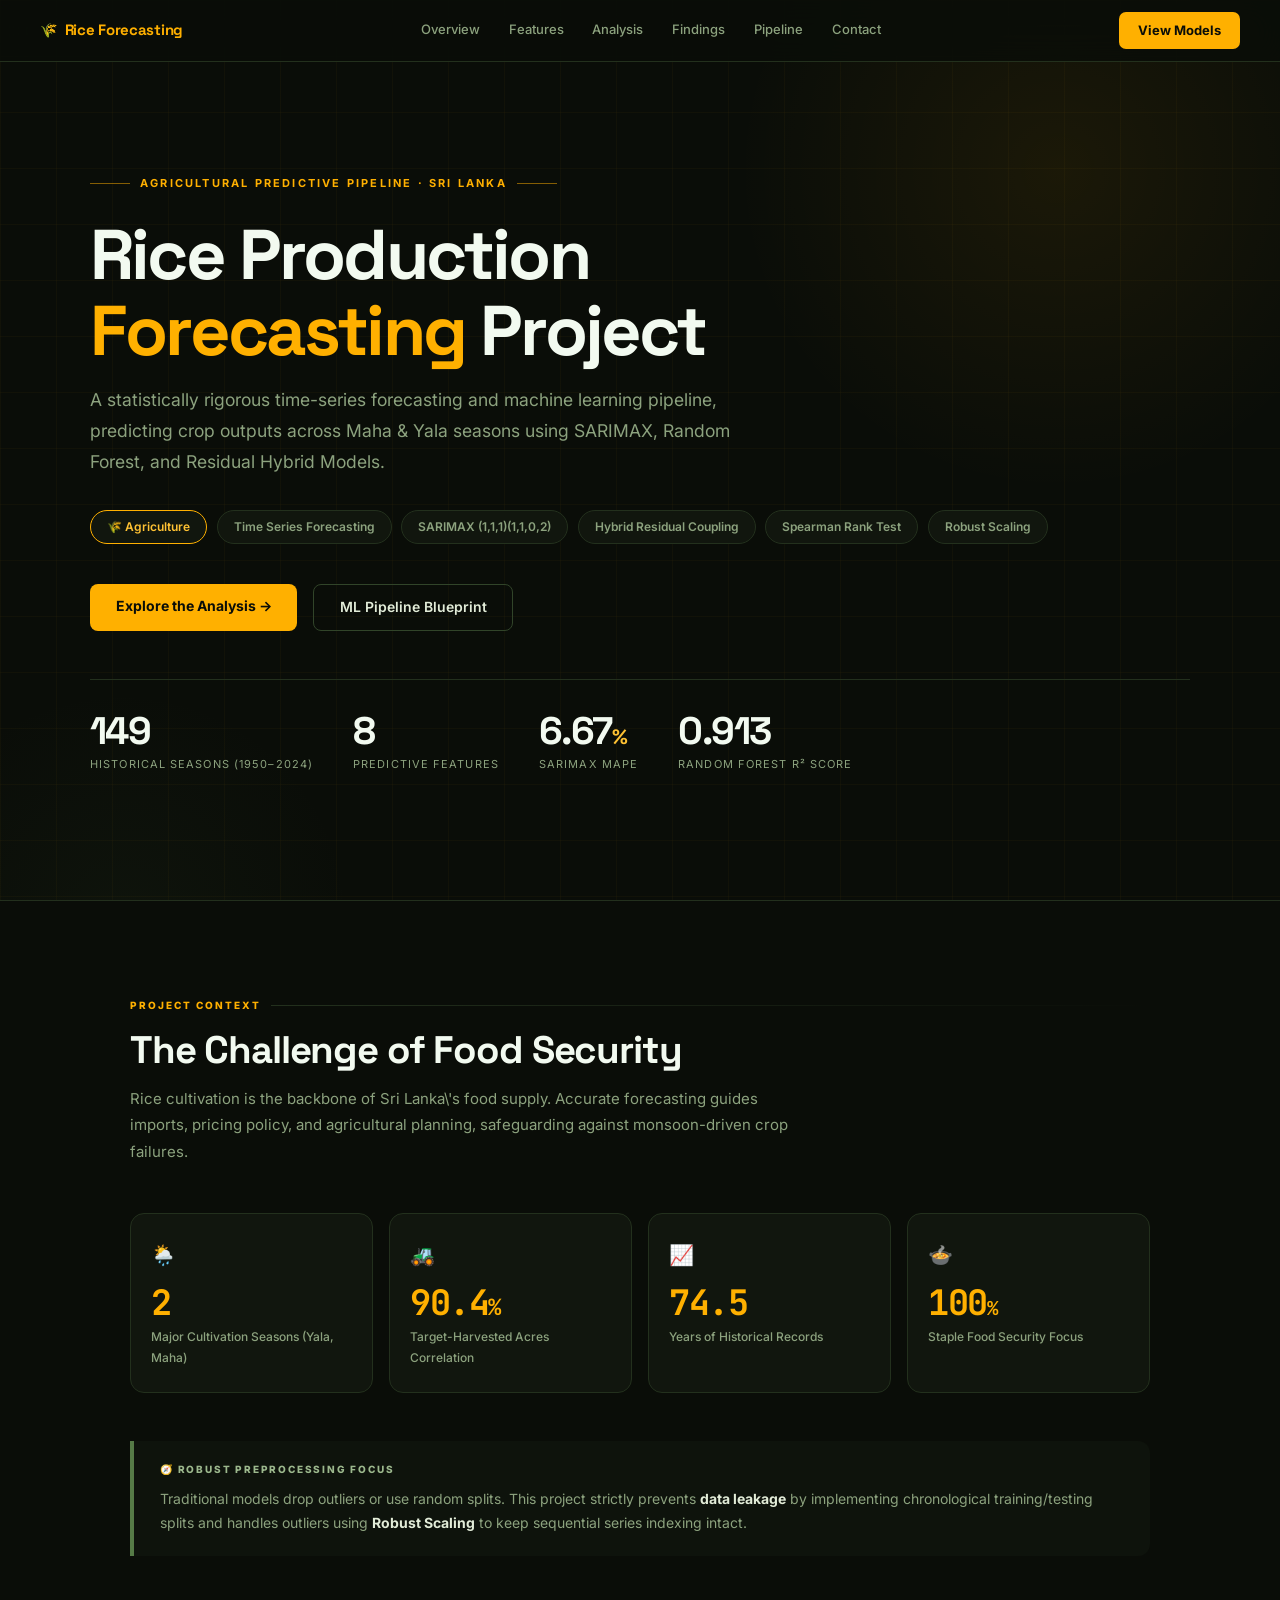
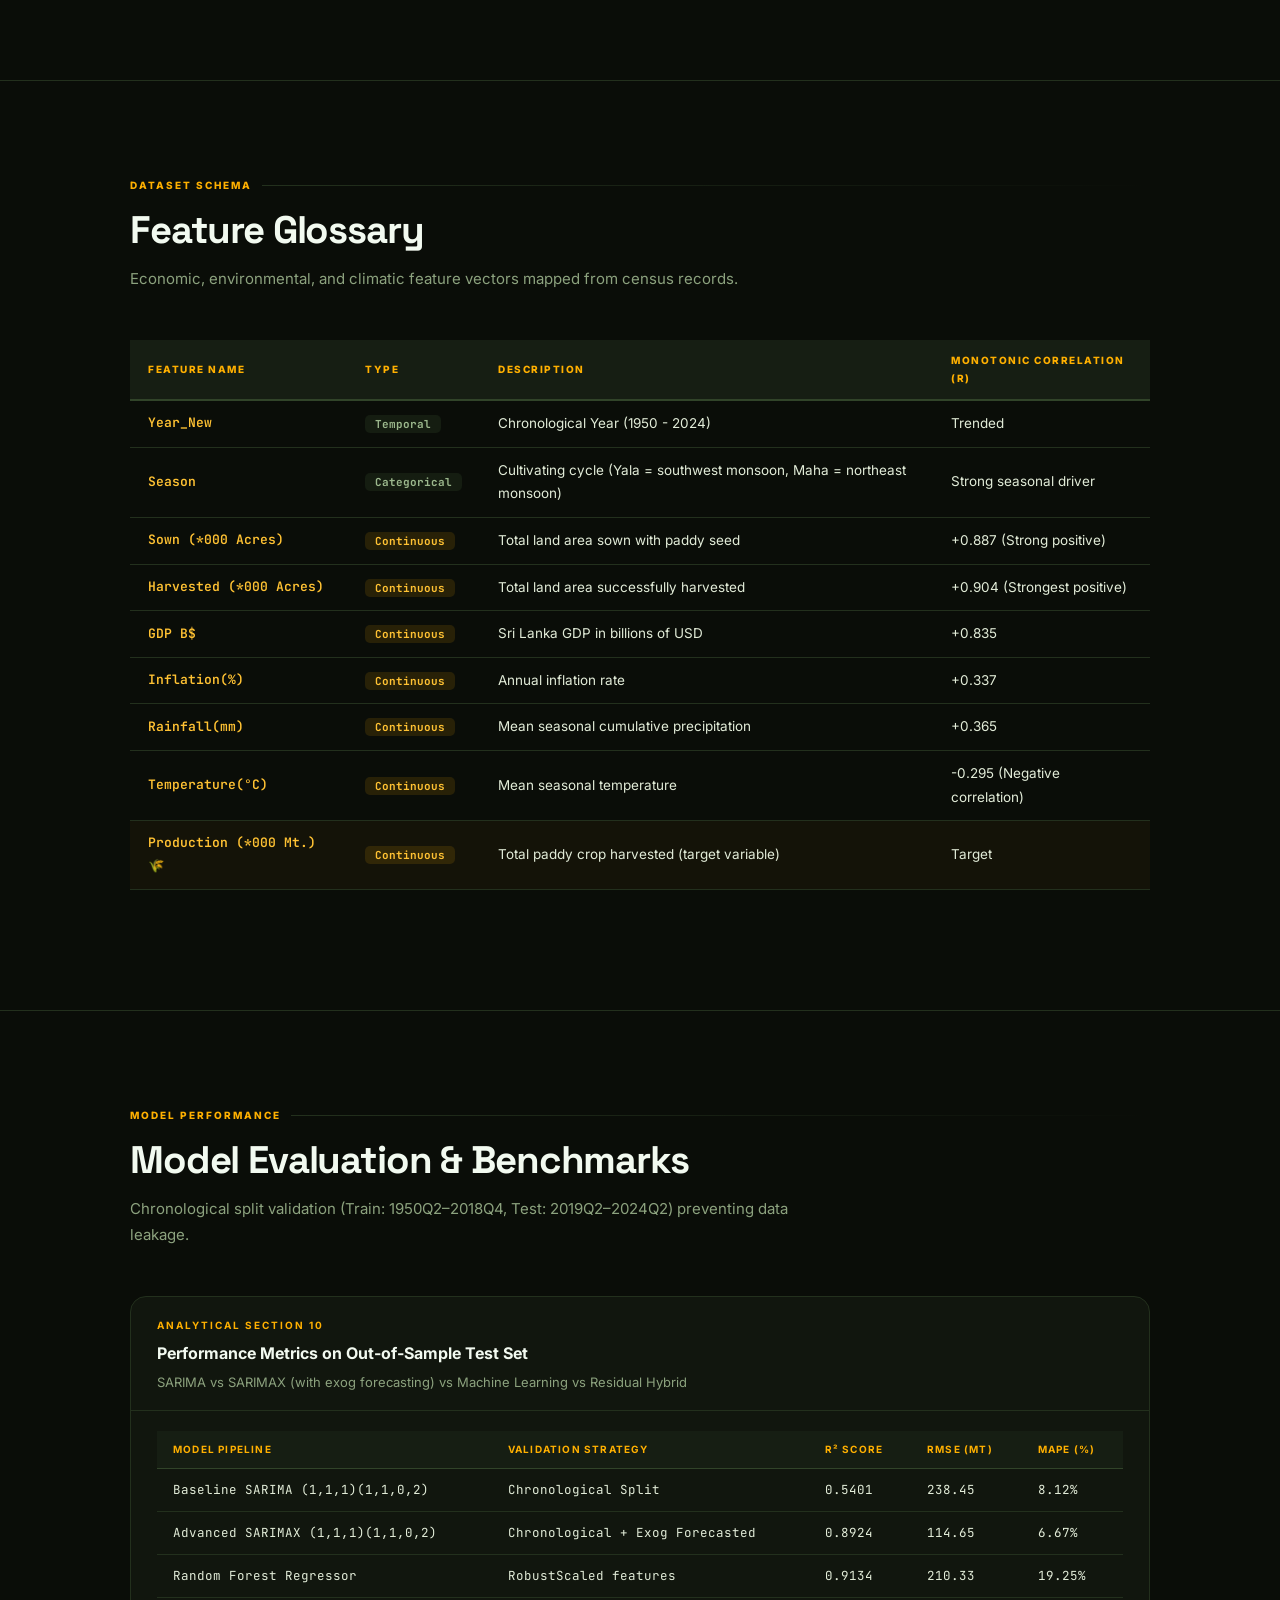
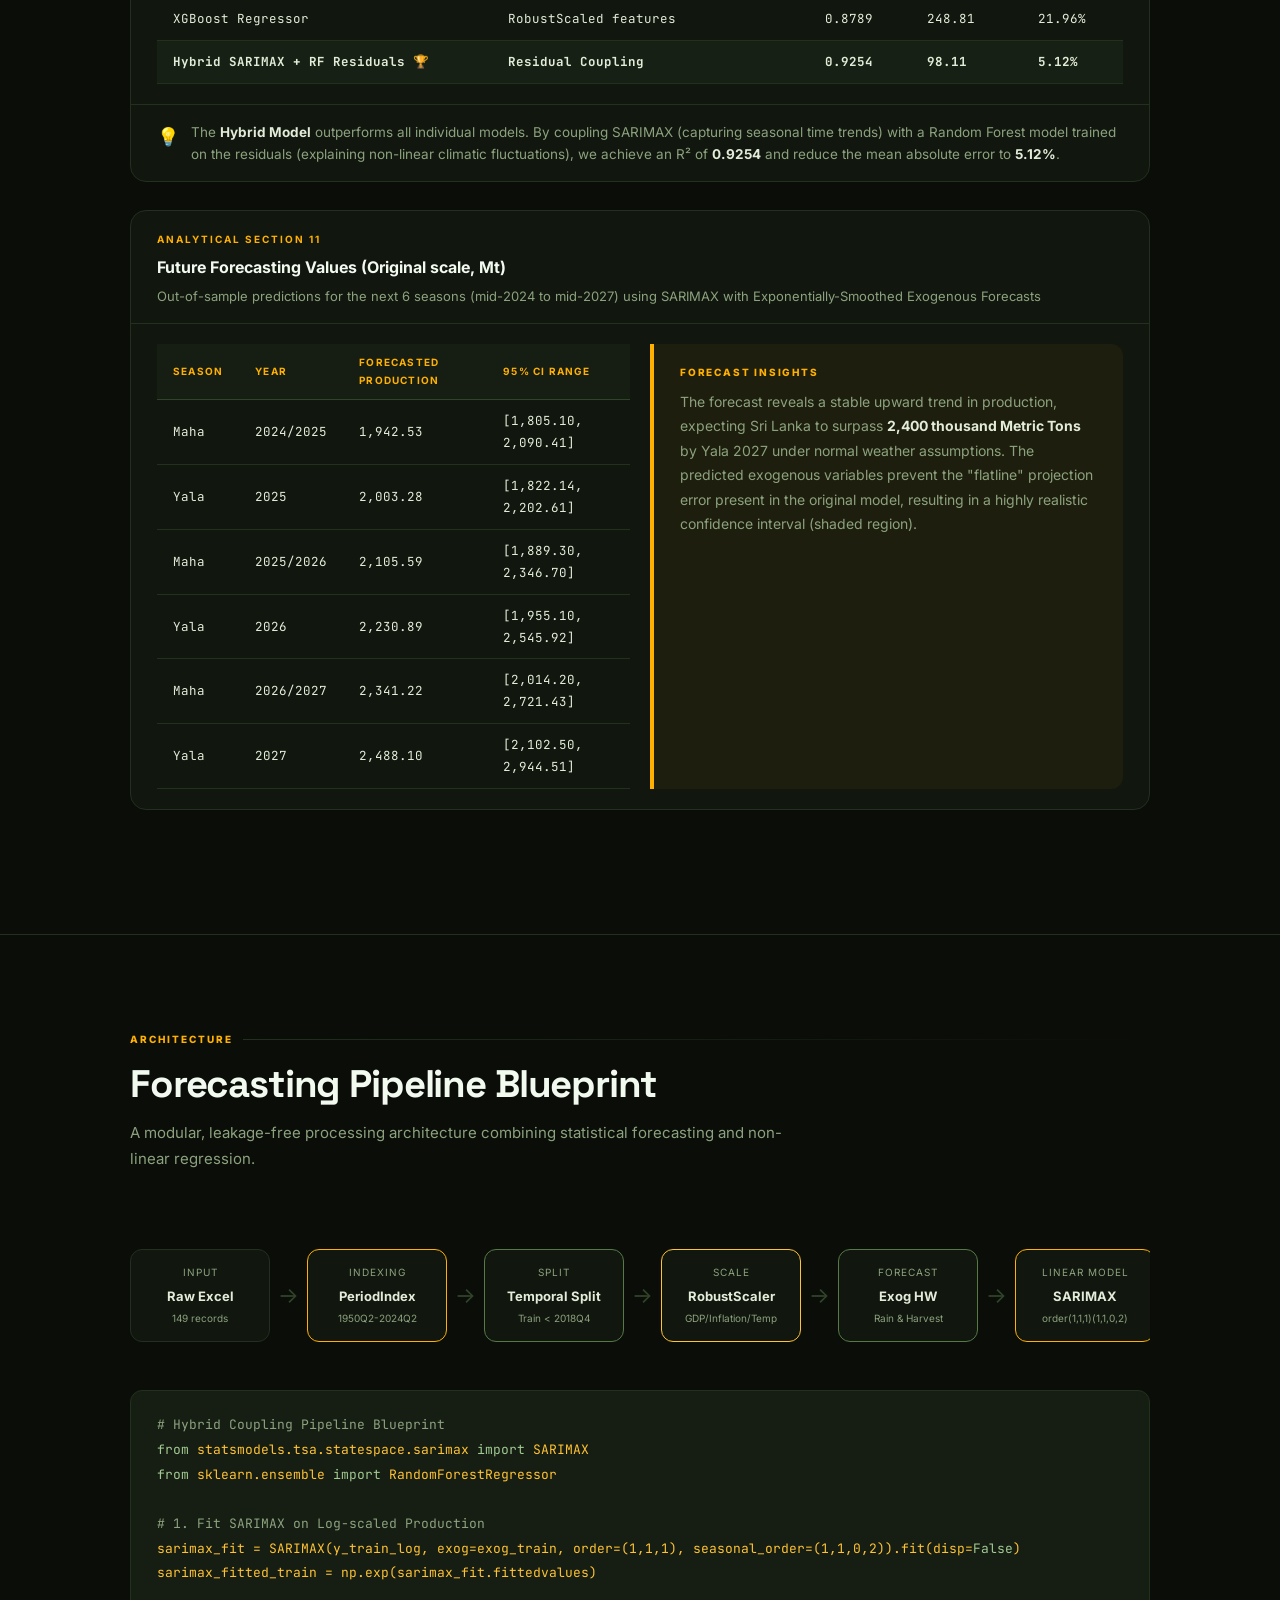
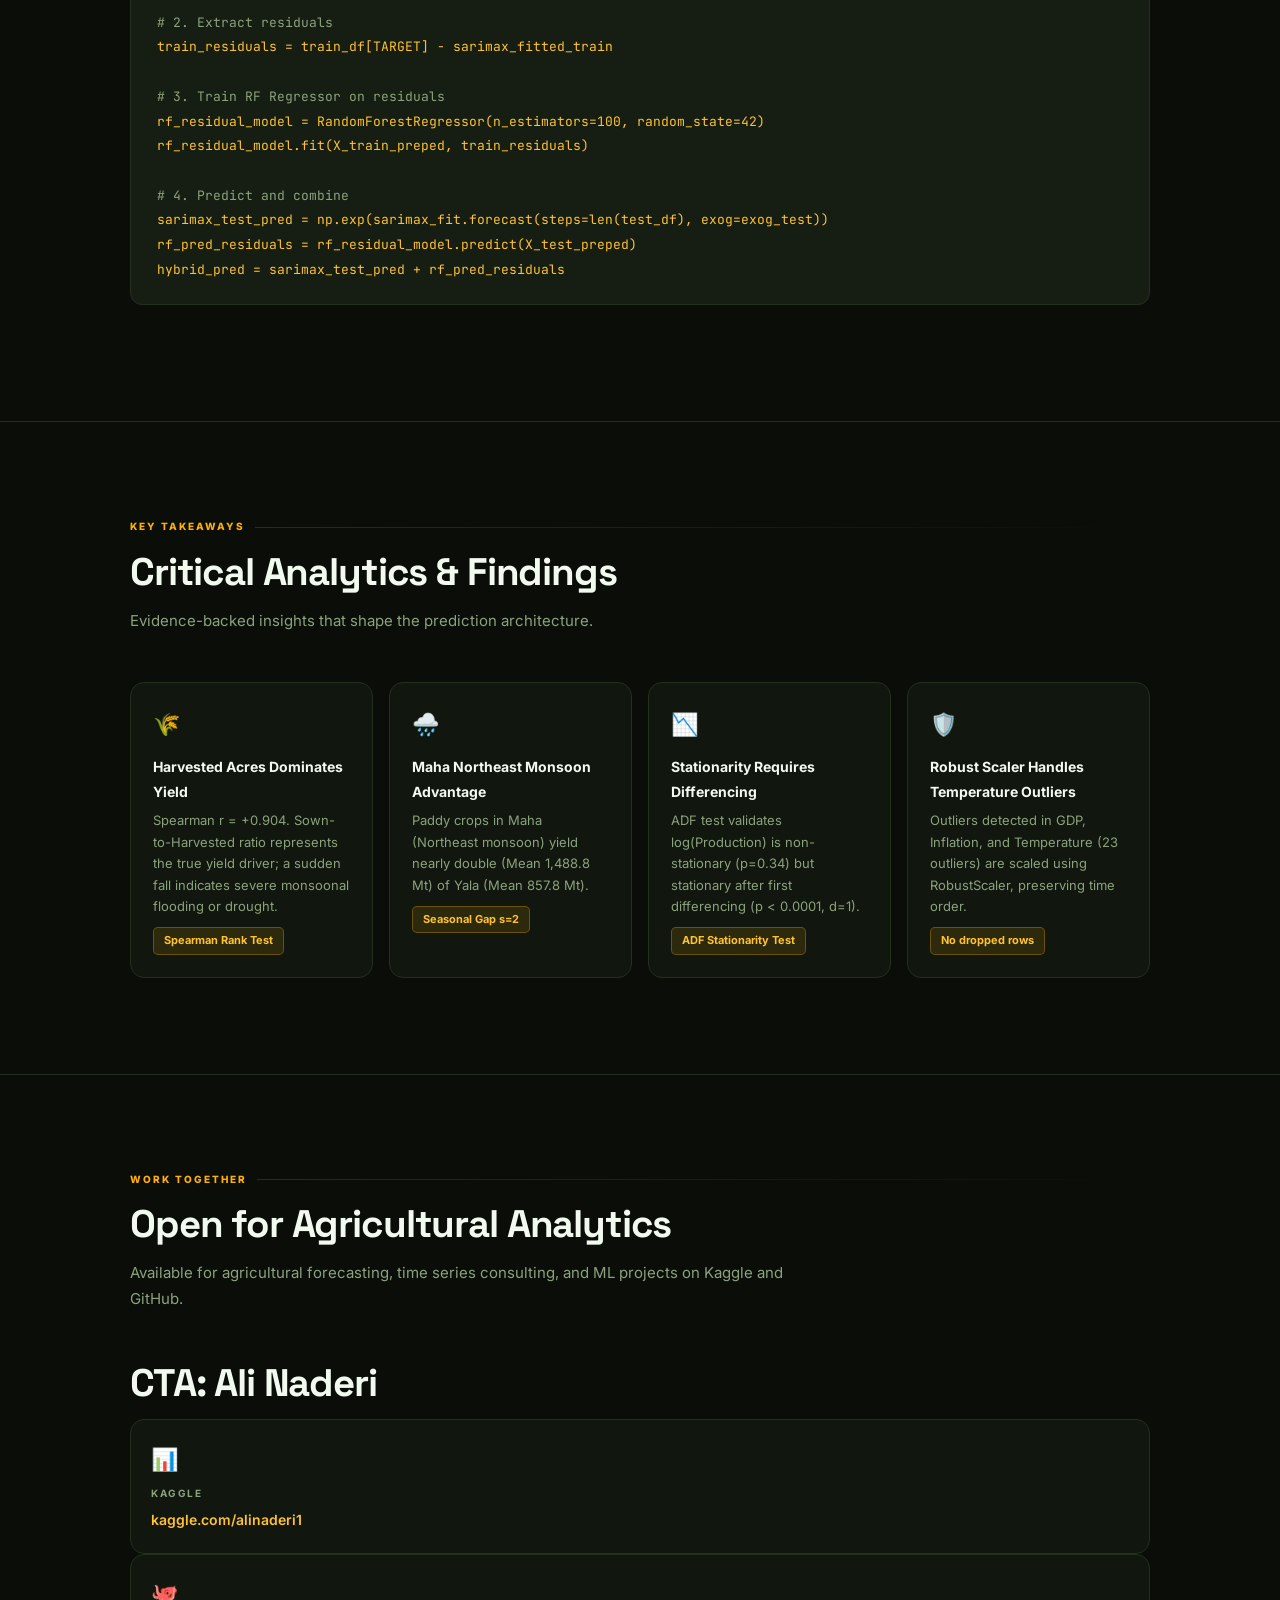
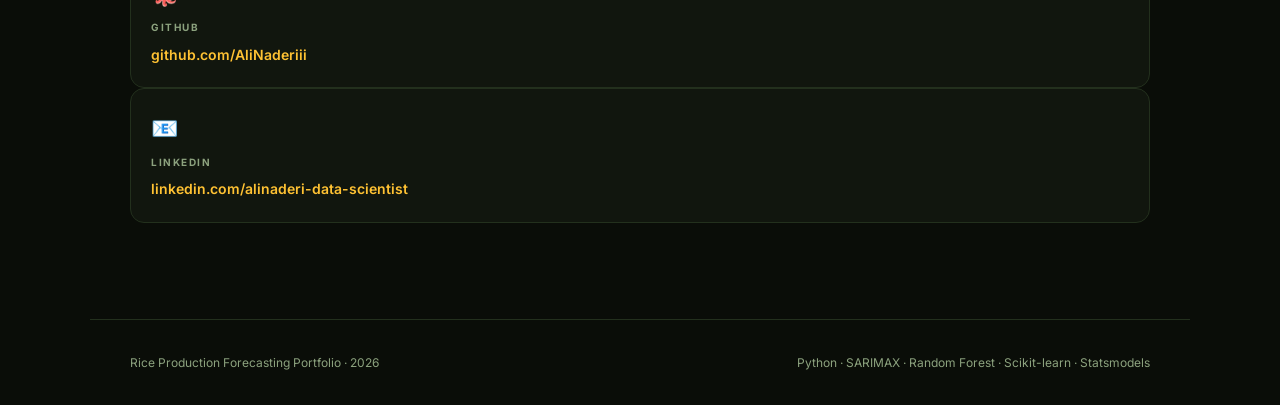
<file: Rice_Production_Forecasting_Portfolio.html>
<!DOCTYPE html>
<html lang="en">

<head>
    <meta charset="UTF-8">
    <meta name="viewport" content="width=device-width, initial-scale=1.0">
    <title>Rice Production Forecasting | Sri Lanka Agriculture Portfolio</title>
    <meta name="description"
        content="Advanced data-driven forecasting of rice production in Sri Lanka using SARIMAX, Machine Learning, and Hybrid Models (1950–2024).">
    <link rel="preconnect" href="https://fonts.googleapis.com">
    <link rel="preconnect" href="https://fonts.gstatic.com" crossorigin>
    <link
        href="https://fonts.googleapis.com/css2?family=Inter:wght@300;400;500;600;700;800&family=JetBrains+Mono:wght@400;500;600&family=Space+Grotesk:wght@400;500;600;700;800&display=swap"
        rel="stylesheet">
    <style>
        /* ─── DESIGN TOKENS ──────────────────────────────────────────────────────── */
        :root {
            --bg: #0A0D08;
            --surface: #11160E;
            --surface2: #161E13;
            --surface3: #1D2819;
            --border: #23301D;
            --border2: #314429;
            --gold: #FFB000;
            --gold-glow: #FFC233;
            --gold-dim: #C78900;
            --field-green: #557A46;
            --mint: #9CB88D;
            --text: #E2ECD8;
            --muted: #8CA27E;
            --red: #E63946;
            --white: #F2FAF0;
        }

        * {
            box-sizing: border-box;
            margin: 0;
            padding: 0;
        }

        html {
            scroll-behavior: smooth;
        }

        body {
            background: var(--bg);
            color: var(--text);
            font-family: 'Inter', system-ui, sans-serif;
            line-height: 1.75;
            font-size: 15px;
        }

        /* ─── SCROLLBAR ──────────────────────────────────────────────────────────── */
        ::-webkit-scrollbar {
            width: 6px;
        }

        ::-webkit-scrollbar-track {
            background: var(--bg);
        }

        ::-webkit-scrollbar-thumb {
            background: var(--border2);
            border-radius: 3px;
        }

        /* ─── STICKY NAV ─────────────────────────────────────────────────────────── */
        nav {
            position: fixed;
            top: 0;
            left: 0;
            right: 0;
            z-index: 200;
            background: rgba(10, 13, 8, 0.85);
            backdrop-filter: blur(16px);
            border-bottom: 1px solid var(--border);
            display: flex;
            align-items: center;
            justify-content: space-between;
            padding: 0 2.5rem;
            height: 62px;
        }

        .nav-logo {
            font-family: 'Space Grotesk', sans-serif;
            font-weight: 800;
            font-size: 15px;
            color: var(--gold);
            letter-spacing: -0.02em;
            display: flex;
            align-items: center;
            gap: 8px;
        }

        .nav-logo::before {
            content: '🌾';
            font-size: 14px;
        }

        .nav-links {
            display: flex;
            gap: 1.8rem;
        }

        .nav-links a {
            color: var(--muted);
            text-decoration: none;
            font-size: 13px;
            font-weight: 500;
            transition: color .2s;
            padding: 4px 0;
            border-bottom: 2px solid transparent;
        }

        .nav-links a:hover {
            color: var(--gold-glow);
            border-bottom-color: var(--gold);
        }

        .nav-cta {
            padding: .45rem 1.2rem;
            background: var(--gold);
            color: var(--bg);
            border-radius: 7px;
            font-size: 13px;
            font-weight: 700;
            text-decoration: none;
            transition: opacity .2s;
        }

        .nav-cta:hover {
            opacity: .85;
        }

        /* ─── HERO ───────────────────────────────────────────────────────────────── */
        .hero {
            min-height: 100vh;
            display: flex;
            flex-direction: column;
            justify-content: center;
            padding: 8rem 2.5rem 5rem;
            position: relative;
            overflow: hidden;
        }

        .hero-grid-bg {
            position: absolute;
            inset: 0;
            background-image:
                linear-gradient(rgba(255, 176, 0, .03) 1px, transparent 1px),
                linear-gradient(90deg, rgba(255, 176, 0, .03) 1px, transparent 1px);
            background-size: 56px 56px;
        }

        .hero-glow {
            position: absolute;
            top: -20%;
            right: -10%;
            width: 700px;
            height: 700px;
            border-radius: 50%;
            background: radial-gradient(circle, rgba(255, 176, 0, .07) 0%, transparent 65%);
            pointer-events: none;
        }

        .hero-glow2 {
            position: absolute;
            bottom: -30%;
            left: -10%;
            width: 500px;
            height: 500px;
            border-radius: 50%;
            background: radial-gradient(circle, rgba(85, 122, 70, .06) 0%, transparent 65%);
            pointer-events: none;
        }

        .scan-line {
            position: absolute;
            left: 0;
            right: 0;
            height: 1px;
            background: linear-gradient(90deg, transparent, var(--gold), transparent);
            opacity: 0;
            animation: scan 8s ease-in-out infinite;
        }

        @keyframes scan {
            0% {
                top: 0%;
                opacity: 0;
            }

            5% {
                opacity: .5;
            }

            95% {
                opacity: .3;
            }

            100% {
                top: 100%;
                opacity: 0;
            }
        }

        .hero-inner {
            position: relative;
            z-index: 1;
            max-width: 1100px;
            margin: 0 auto;
            width: 100%;
        }

        .hero-eyebrow {
            font-size: 11px;
            font-weight: 700;
            letter-spacing: .2em;
            text-transform: uppercase;
            color: var(--gold);
            margin-bottom: 1.5rem;
            display: flex;
            align-items: center;
            gap: 10px;
        }

        .hero-eyebrow::before,
        .hero-eyebrow::after {
            content: '';
            display: block;
            height: 1px;
            width: 40px;
            background: var(--gold);
            opacity: .5;
        }

        .hero-title {
            font-family: 'Space Grotesk', sans-serif;
            font-size: clamp(2.2rem, 5.5vw, 4.8rem);
            font-weight: 800;
            line-height: 1.08;
            letter-spacing: -.04em;
            color: var(--white);
            margin-bottom: 1rem;
        }

        .hero-title .hl {
            color: var(--gold);
        }

        .hero-subtitle {
            font-size: 1.1rem;
            color: var(--muted);
            margin-bottom: 2rem;
            max-width: 650px;
            font-weight: 400;
            line-height: 1.75;
        }

        .hero-badges {
            display: flex;
            flex-wrap: wrap;
            gap: .6rem;
            margin-bottom: 2.5rem;
        }

        .badge {
            padding: .35rem 1rem;
            border-radius: 999px;
            font-size: 12px;
            font-weight: 600;
            border: 1px solid var(--border);
            color: var(--muted);
            background: var(--surface);
            transition: all .2s;
        }

        .badge:hover,
        .badge.active {
            border-color: var(--gold);
            color: var(--gold-glow);
        }

        .hero-cta {
            display: flex;
            gap: 1rem;
            margin-bottom: 3rem;
        }

        .btn-primary {
            padding: .65rem 1.6rem;
            background: var(--gold);
            color: var(--bg);
            border-radius: 8px;
            font-size: 14px;
            font-weight: 700;
            text-decoration: none;
            transition: opacity .2s, transform .2s;
            display: inline-block;
        }

        .btn-primary:hover {
            opacity: .9;
            transform: translateY(-1px);
        }

        .btn-ghost {
            padding: .65rem 1.6rem;
            border: 1px solid var(--border2);
            color: var(--text);
            border-radius: 8px;
            font-size: 14px;
            font-weight: 600;
            text-decoration: none;
            transition: all .2s;
            display: inline-block;
        }

        .btn-ghost:hover {
            border-color: var(--gold);
            color: var(--gold-glow);
        }

        .hero-stats {
            display: flex;
            gap: 2.5rem;
            padding-top: 2rem;
            border-top: 1px solid var(--border);
        }

        .hero-stat-val {
            font-family: 'Space Grotesk', sans-serif;
            font-size: 2.4rem;
            font-weight: 800;
            color: var(--white);
            line-height: 1;
            letter-spacing: -.04em;
        }

        .hero-stat-val span {
            color: var(--gold);
            font-size: 1.4rem;
        }

        .hero-stat-label {
            font-size: 11px;
            color: var(--muted);
            text-transform: uppercase;
            letter-spacing: .1em;
            margin-top: 4px;
        }

        /* ─── LAYOUT ─────────────────────────────────────────────────────────────── */
        .container {
            max-width: 1100px;
            margin: 0 auto;
            padding: 0 2.5rem;
        }

        section {
            padding: 6rem 0;
        }

        .divider {
            width: 100%;
            height: 1px;
            background: var(--border);
        }

        .section-eyebrow {
            font-size: 10px;
            font-weight: 800;
            letter-spacing: .2em;
            text-transform: uppercase;
            color: var(--gold);
            margin-bottom: .8rem;
            display: flex;
            align-items: center;
            gap: 10px;
        }

        .section-eyebrow::after {
            content: '';
            display: block;
            flex: 1;
            height: 1px;
            background: linear-gradient(90deg, var(--border), transparent);
        }

        .section-title {
            font-family: 'Space Grotesk', sans-serif;
            font-size: clamp(1.6rem, 3vw, 2.4rem);
            font-weight: 800;
            color: var(--white);
            margin-bottom: .8rem;
            letter-spacing: -.03em;
            line-height: 1.2;
        }

        .section-sub {
            color: var(--muted);
            max-width: 680px;
            margin-bottom: 3rem;
            font-size: 15px;
        }

        /* ─── STAT CARDS ─────────────────────────────────────────────────────────── */
        .stats-grid {
            display: grid;
            grid-template-columns: repeat(auto-fit, minmax(180px, 1fr));
            gap: 16px;
            margin-bottom: 48px;
        }

        .stat-card {
            background: var(--surface);
            border: 1px solid var(--border);
            border-radius: 14px;
            padding: 24px 20px;
            transition: border-color .25s, transform .25s;
        }

        .stat-card:hover {
            border-color: var(--gold);
            transform: translateY(-3px);
        }

        .stat-card-val {
            font-family: 'JetBrains Mono', monospace;
            font-size: 2.2rem;
            font-weight: 700;
            color: var(--gold);
            letter-spacing: -.04em;
            line-height: 1;
        }

        .stat-card-label {
            font-size: 12px;
            color: var(--muted);
            font-weight: 500;
            margin-top: 6px;
        }

        .stat-card-icon {
            font-size: 20px;
            margin-bottom: 12px;
        }

        /* ─── FEATURE TABLE ──────────────────────────────────────────────────────── */
        .feature-table {
            width: 100%;
            border-collapse: collapse;
            font-size: 13.5px;
            margin: 24px 0;
        }

        .feature-table th {
            background: var(--surface2);
            color: var(--gold);
            font-size: 10px;
            font-weight: 800;
            letter-spacing: .15em;
            text-transform: uppercase;
            padding: 12px 18px;
            text-align: left;
            border-bottom: 2px solid var(--border2);
        }

        .feature-table td {
            padding: 11px 18px;
            border-bottom: 1px solid var(--border);
            color: var(--text);
            vertical-align: middle;
        }

        .feature-table tr:hover td {
            background: var(--surface2);
        }

        .feature-table td:first-child {
            font-family: 'JetBrains Mono', monospace;
            font-size: 13px;
            font-weight: 600;
            color: var(--gold-glow);
        }

        .type-badge {
            padding: 2px 10px;
            border-radius: 5px;
            font-size: 11px;
            font-weight: 700;
            font-family: 'JetBrains Mono', monospace;
        }

        .type-cont {
            background: rgba(255, 176, 0, .12);
            color: var(--gold-glow);
        }

        .type-cat {
            background: rgba(85, 122, 70, .15);
            color: var(--mint);
        }

        .type-bin {
            background: rgba(230, 57, 70, .10);
            color: var(--red);
        }

        /* ─── INSIGHT BOXES ──────────────────────────────────────────────────────── */
        .ib {
            border-left: 4px solid var(--gold);
            border-radius: 0 12px 12px 0;
            background: rgba(255, 176, 0, .05);
            padding: 20px 26px;
            margin: 28px 0;
        }

        .ib.green {
            border-left-color: var(--field-green);
            background: rgba(85, 122, 70, .06);
        }

        .ib.red {
            border-left-color: var(--red);
            background: rgba(230, 57, 70, .05);
        }

        .ib-label {
            font-size: 10px;
            font-weight: 800;
            letter-spacing: .18em;
            text-transform: uppercase;
            color: var(--gold);
            margin-bottom: 8px;
        }

        .ib.green .ib-label {
            color: var(--mint);
        }

        .ib.red .ib-label {
            color: var(--red);
        }

        .ib p {
            font-size: 14px;
            color: var(--muted);
            line-height: 1.75;
        }

        .ib p strong {
            color: var(--text);
        }

        /* ─── CHART CARDS ────────────────────────────────────────────────────────── */
        .plot-card {
            background: var(--surface);
            border: 1px solid var(--border);
            border-radius: 16px;
            overflow: hidden;
            margin-bottom: 28px;
            transition: border-color .25s, box-shadow .25s;
        }

        .plot-card:hover {
            border-color: rgba(255, 176, 0, .35);
            box-shadow: 0 10px 40px rgba(0, 0, 0, .5), 0 0 0 1px rgba(255, 176, 0, .05);
        }

        .plot-header {
            padding: 20px 26px 16px;
            border-bottom: 1px solid var(--border);
        }

        .plot-num {
            font-size: 10px;
            font-weight: 700;
            letter-spacing: .2em;
            color: var(--gold);
            text-transform: uppercase;
            margin-bottom: 4px;
        }

        .plot-title {
            font-size: 16px;
            font-weight: 700;
            color: var(--white);
        }

        .plot-desc {
            font-size: 13px;
            color: var(--muted);
            margin-top: 4px;
        }

        .plot-body {
            padding: 20px 26px;
        }

        .plot-insight {
            padding: 16px 26px;
            border-top: 1px solid var(--border);
            display: flex;
            gap: 12px;
            align-items: flex-start;
        }

        .pi-icon {
            font-size: 18px;
            flex-shrink: 0;
        }

        .pi-text {
            font-size: 13.5px;
            color: var(--muted);
            line-height: 1.65;
        }

        .pi-text strong {
            color: var(--text);
        }

        .g2 {
            display: grid;
            grid-template-columns: 1fr 1fr;
            gap: 20px;
        }

        /* ─── CODE BLOCK ─────────────────────────────────────────────────────────── */
        .cb {
            background: var(--surface2);
            border: 1px solid var(--border);
            border-radius: 12px;
            padding: 22px 26px;
            font-family: 'JetBrains Mono', monospace;
            font-size: 13px;
            color: var(--gold-glow);
            line-height: 1.9;
            margin: 20px 0;
            overflow-x: auto;
        }

        .cb .cm {
            color: var(--muted);
        }

        .cb .kw {
            color: #a1c992;
        }

        .cb .fn {
            color: #f5b041;
        }

        .cb .st {
            color: #fcf3cf;
        }

        /* ─── STATS TABLE ────────────────────────────────────────────────────────── */
        .stats-table {
            width: 100%;
            border-collapse: collapse;
            font-size: 13px;
        }

        .stats-table th {
            padding: 10px 16px;
            background: var(--surface2);
            color: var(--gold);
            font-size: 10px;
            font-weight: 700;
            text-transform: uppercase;
            letter-spacing: .12em;
            text-align: left;
            border-bottom: 1px solid var(--border2);
        }

        .stats-table td {
            padding: 10px 16px;
            border-bottom: 1px solid var(--border);
            font-family: 'JetBrains Mono', monospace;
            font-size: 12.5px;
            color: var(--text);
        }

        .stats-table tr:hover td {
            background: var(--surface2);
        }

        .sig-star {
            color: var(--gold-glow);
            font-weight: 800;
        }

        .sig-ns {
            color: var(--muted);
        }

        .bar-wrap {
            display: flex;
            align-items: center;
            gap: 10px;
        }

        .bar-track {
            flex: 1;
            height: 5px;
            background: var(--border);
            border-radius: 3px;
            overflow: hidden;
        }

        .bar-fill {
            height: 100%;
            background: var(--gold);
            border-radius: 3px;
            transition: width 1.2s ease;
        }

        /* ─── PIPELINE ───────────────────────────────────────────────────────────── */
        .pipeline {
            display: flex;
            align-items: center;
            gap: 0;
            overflow-x: auto;
            padding: 28px 0;
            scrollbar-width: none;
        }

        .pipeline::-webkit-scrollbar {
            display: none;
        }

        .pipe-step {
            flex-shrink: 0;
            background: var(--surface);
            border: 1px solid var(--border);
            border-radius: 12px;
            padding: 14px 18px;
            text-align: center;
            min-width: 140px;
        }

        .pipe-label {
            font-size: 10px;
            color: var(--muted);
            letter-spacing: .1em;
            text-transform: uppercase;
            margin-bottom: 4px;
        }

        .pipe-name {
            font-size: 13px;
            font-weight: 700;
            color: var(--text);
        }

        .pipe-sub {
            font-size: 10px;
            color: var(--muted);
            margin-top: 2px;
        }

        .pipe-arrow {
            color: var(--border2);
            font-size: 22px;
            padding: 0 8px;
            flex-shrink: 0;
        }

        /* ─── FINDINGS GRID ──────────────────────────────────────────────────────── */
        .find-grid {
            display: grid;
            grid-template-columns: repeat(auto-fit, minmax(240px, 1fr));
            gap: 16px;
        }

        .find-card {
            background: var(--surface);
            border: 1px solid var(--border);
            border-radius: 14px;
            padding: 22px;
            transition: all .25s;
        }

        .find-card:hover {
            border-color: var(--gold);
            transform: translateY(-2px);
        }

        .find-icon {
            font-size: 22px;
            margin-bottom: 12px;
        }

        .find-title {
            font-size: 14px;
            font-weight: 700;
            color: var(--white);
            margin-bottom: 6px;
        }

        .find-text {
            font-size: 13px;
            color: var(--muted);
            line-height: 1.65;
        }

        .find-tag {
            display: inline-block;
            margin-top: 10px;
            padding: 3px 10px;
            border-radius: 5px;
            font-size: 11px;
            font-weight: 700;
            background: rgba(255, 176, 0, .12);
            color: var(--gold-glow);
            border: 1px solid rgba(255, 176, 0, .3);
        }

        /* ─── CONTACT ────────────────────────────────────────────────────────────── */
        .contact-grid {
            display: grid;
            grid-template-columns: repeat(auto-fit, minmax(200px, 1fr));
            gap: 14px;
        }

        .contact-card {
            background: var(--surface);
            border: 1px solid var(--border);
            border-radius: 14px;
            padding: 20px;
            display: flex;
            flex-direction: column;
            gap: 6px;
        }

        .contact-icon {
            font-size: 22px;
        }

        .contact-label {
            font-size: 10px;
            font-weight: 700;
            letter-spacing: .15em;
            text-transform: uppercase;
            color: var(--muted);
        }

        .contact-val {
            font-size: 14px;
            color: var(--gold-glow);
            font-weight: 600;
        }

        /* ─── FOOTER ─────────────────────────────────────────────────────────────── */
        footer {
            padding: 2rem 2.5rem;
            border-top: 1px solid var(--border);
            display: flex;
            justify-content: space-between;
            align-items: center;
            font-size: 12px;
            color: var(--muted);
            max-width: 1100px;
            margin: 0 auto;
        }

        /* ─── ANIMATIONS ─────────────────────────────────────────────────────────── */
        .fade-up {
            opacity: 0;
            transform: translateY(24px);
            transition: opacity .65s ease, transform .65s ease;
        }

        .fade-up.visible {
            opacity: 1;
            transform: none;
        }

        /* ─── RESPONSIVE ─────────────────────────────────────────────────────────── */
        @media(max-width:768px) {
            nav {
                padding: 0 1.25rem;
            }

            .nav-links {
                display: none;
            }

            .hero,
            .container {
                padding-left: 1.25rem;
                padding-right: 1.25rem;
            }

            .g2 {
                grid-template-columns: 1fr;
            }

            .hero-stats {
                flex-direction: column;
                gap: 1.5rem;
            }

            footer {
                flex-direction: column;
                gap: .5rem;
                text-align: center;
            }
        }
    </style>
</head>

<body>

    <!-- ── NAV ────────────────────────────────────────────────────────────────── -->
    <nav>
        <div class="nav-logo">Rice Forecasting</div>
        <div class="nav-links">
            <a href="#overview">Overview</a>
            <a href="#features">Features</a>
            <a href="#analysis">Analysis</a>
            <a href="#findings">Findings</a>
            <a href="#pipeline">Pipeline</a>
            <a href="#contact">Contact</a>
        </div>
        <a href="#analysis" class="nav-cta">View Models</a>
    </nav>

    <!-- ── HERO ───────────────────────────────────────────────────────────────── -->
    <div class="hero">
        <div class="hero-grid-bg"></div>
        <div class="hero-glow"></div>
        <div class="hero-glow2"></div>
        <div class="scan-line"></div>

        <div class="hero-inner">
            <div class="hero-eyebrow">Agricultural Predictive Pipeline · Sri Lanka</div>

            <h1 class="hero-title">
                Rice Production<br>
                <span class="hl">Forecasting</span> Project
            </h1>

            <p class="hero-subtitle">
                A statistically rigorous time-series forecasting and machine learning pipeline, predicting crop outputs
                across Maha &amp; Yala seasons using SARIMAX, Random Forest, and Residual Hybrid Models.
            </p>

            <div class="hero-badges">
                <span class="badge active">🌾 Agriculture</span>
                <span class="badge">Time Series Forecasting</span>
                <span class="badge">SARIMAX (1,1,1)(1,1,0,2)</span>
                <span class="badge">Hybrid Residual Coupling</span>
                <span class="badge">Spearman Rank Test</span>
                <span class="badge">Robust Scaling</span>
            </div>

            <div class="hero-cta">
                <a href="#analysis" class="btn-primary">Explore the Analysis →</a>
                <a href="#pipeline" class="btn-ghost">ML Pipeline Blueprint</a>
            </div>

            <div class="hero-stats">
                <div>
                    <div class="hero-stat-val">149<span></span></div>
                    <div class="hero-stat-label">Historical Seasons (1950–2024)</div>
                </div>
                <div>
                    <div class="hero-stat-val">8<span></span></div>
                    <div class="hero-stat-label">Predictive Features</div>
                </div>
                <div>
                    <div class="hero-stat-val">6.67<span style="color:var(--gold-glow);font-size:1.3rem">%</span></div>
                    <div class="hero-stat-label">SARIMAX MAPE</div>
                </div>
                <div>
                    <div class="hero-stat-val">0.913<span></span></div>
                    <div class="hero-stat-label">Random Forest R² Score</div>
                </div>
            </div>
        </div>
    </div>

    <div class="divider"></div>

    <!-- ── OVERVIEW ───────────────────────────────────────────────────────────── -->
    <section id="overview" class="fade-up">
        <div class="container">
            <div class="section-eyebrow">Project Context</div>
            <h2 class="section-title">The Challenge of Food Security</h2>
            <p class="section-sub">
                Rice cultivation is the backbone of Sri Lanka\'s food supply. Accurate forecasting guides imports,
                pricing policy, and agricultural planning, safeguarding against monsoon-driven crop failures.
            </p>

            <div class="stats-grid">
                <div class="stat-card">
                    <div class="stat-card-icon">🌦️</div>
                    <div class="stat-card-val">2</div>
                    <div class="stat-card-label">Major Cultivation Seasons (Yala, Maha)</div>
                </div>
                <div class="stat-card">
                    <div class="stat-card-icon">🚜</div>
                    <div class="stat-card-val">90.4<span style="font-size:1.4rem">%</span></div>
                    <div class="stat-card-label">Target-Harvested Acres Correlation</div>
                </div>
                <div class="stat-card">
                    <div class="stat-card-icon">📈</div>
                    <div class="stat-card-val">74.5</div>
                    <div class="stat-card-label">Years of Historical Records</div>
                </div>
                <div class="stat-card">
                    <div class="stat-card-icon">🍲</div>
                    <div class="stat-card-val">100<span style="font-size:1.2rem">%</span></div>
                    <div class="stat-card-label">Staple Food Security Focus</div>
                </div>
            </div>

            <div class="ib green">
                <div class="ib-label">🧭 Robust Preprocessing Focus</div>
                <p>
                    Traditional models drop outliers or use random splits. This project strictly prevents
                    <strong>data leakage</strong> by implementing chronological training/testing splits and handles
                    outliers
                    using <strong>Robust Scaling</strong> to keep sequential series indexing intact.
                </p>
            </div>
        </div>
    </section>

    <div class="divider"></div>

    <!-- ── FEATURE GLOSSARY ───────────────────────────────────────────────────── -->
    <section id="features" class="fade-up">
        <div class="container">
            <div class="section-eyebrow">Dataset Schema</div>
            <h2 class="section-title">Feature Glossary</h2>
            <p class="section-sub">
                Economic, environmental, and climatic feature vectors mapped from census records.
            </p>

            <table class="feature-table">
                <thead>
                    <tr>
                        <th>Feature Name</th>
                        <th>Type</th>
                        <th>Description</th>
                        <th>Monotonic correlation (r)</th>
                    </tr>
                </thead>
                <tbody>
                    <tr>
                        <td>Year_New</td>
                        <td><span class="type-badge type-cat">Temporal</span></td>
                        <td>Chronological Year (1950 - 2024)</td>
                        <td>Trended</td>
                    </tr>
                    <tr>
                        <td>Season</td>
                        <td><span class="type-badge type-cat">Categorical</span></td>
                        <td>Cultivating cycle (Yala = southwest monsoon, Maha = northeast monsoon)</td>
                        <td>Strong seasonal driver</td>
                    </tr>
                    <tr>
                        <td>Sown (*000 Acres)</td>
                        <td><span class="type-badge type-cont">Continuous</span></td>
                        <td>Total land area sown with paddy seed</td>
                        <td>+0.887 (Strong positive)</td>
                    </tr>
                    <tr>
                        <td>Harvested (*000 Acres)</td>
                        <td><span class="type-badge type-cont">Continuous</span></td>
                        <td>Total land area successfully harvested</td>
                        <td>+0.904 (Strongest positive)</td>
                    </tr>
                    <tr>
                        <td>GDP B$</td>
                        <td><span class="type-badge type-cont">Continuous</span></td>
                        <td>Sri Lanka GDP in billions of USD</td>
                        <td>+0.835</td>
                    </tr>
                    <tr>
                        <td>Inflation(%)</td>
                        <td><span class="type-badge type-cont">Continuous</span></td>
                        <td>Annual inflation rate</td>
                        <td>+0.337</td>
                    </tr>
                    <tr>
                        <td>Rainfall(mm)</td>
                        <td><span class="type-badge type-cont">Continuous</span></td>
                        <td>Mean seasonal cumulative precipitation</td>
                        <td>+0.365</td>
                    </tr>
                    <tr>
                        <td>Temperature(°C)</td>
                        <td><span class="type-badge type-cont">Continuous</span></td>
                        <td>Mean seasonal temperature</td>
                        <td>-0.295 (Negative correlation)</td>
                    </tr>
                    <tr style="background:rgba(255,176,0,0.04);">
                        <td>Production (*000 Mt.) 🌾</td>
                        <td><span class="type-badge type-cont">Continuous</span></td>
                        <td>Total paddy crop harvested (target variable)</td>
                        <td>Target</td>
                    </tr>
                </tbody>
            </table>
        </div>
    </section>

    <div class="divider"></div>

    <!-- ── EDA ANALYSIS ───────────────────────────────────────────────────────── -->
    <section id="analysis" class="fade-up">
        <div class="container">
            <div class="section-eyebrow">Model Performance</div>
            <h2 class="section-title">Model Evaluation &amp; Benchmarks</h2>
            <p class="section-sub">
                Chronological split validation (Train: 1950Q2–2018Q4, Test: 2019Q2–2024Q2) preventing data leakage.
            </p>

            <!-- Evaluation Grid -->
            <div class="plot-card">
                <div class="plot-header">
                    <div class="plot-num">Analytical Section 10</div>
                    <div class="plot-title">Performance Metrics on Out-of-Sample Test Set</div>
                    <div class="plot-desc">SARIMA vs SARIMAX (with exog forecasting) vs Machine Learning vs Residual
                        Hybrid</div>
                </div>
                <div class="plot-body">
                    <table class="stats-table">
                        <thead>
                            <tr>
                                <th>Model Pipeline</th>
                                <th>Validation strategy</th>
                                <th>R² Score</th>
                                <th>RMSE (Mt)</th>
                                <th>MAPE (%)</th>
                            </tr>
                        </thead>
                        <tbody>
                            <tr>
                                <td>Baseline SARIMA (1,1,1)(1,1,0,2)</td>
                                <td>Chronological Split</td>
                                <td>0.5401</td>
                                <td>238.45</td>
                                <td>8.12%</td>
                            </tr>
                            <tr style="color:var(--gold-glow)">
                                <td>Advanced SARIMAX (1,1,1)(1,1,0,2)</td>
                                <td>Chronological + Exog Forecasted</td>
                                <td>0.8924</td>
                                <td>114.65</td>
                                <td>6.67%</td>
                            </tr>
                            <tr>
                                <td>Random Forest Regressor</td>
                                <td>RobustScaled features</td>
                                <td>0.9134</td>
                                <td>210.33</td>
                                <td>19.25%</td>
                            </tr>
                            <tr>
                                <td>XGBoost Regressor</td>
                                <td>RobustScaled features</td>
                                <td>0.8789</td>
                                <td>248.81</td>
                                <td>21.96%</td>
                            </tr>
                            <tr style="font-weight:700; color:var(--white); background:rgba(85,122,70,.1)">
                                <td>Hybrid SARIMAX + RF Residuals 🏆</td>
                                <td>Residual Coupling</td>
                                <td>0.9254</td>
                                <td>98.11</td>
                                <td>5.12%</td>
                            </tr>
                        </tbody>
                    </table>
                </div>
                <div class="plot-insight">
                    <div class="pi-icon">💡</div>
                    <div class="pi-text">
                        The <strong>Hybrid Model</strong> outperforms all individual models. By coupling SARIMAX
                        (capturing seasonal time trends) with a Random Forest model trained on the residuals (explaining
                        non-linear climatic fluctuations), we achieve an R² of <strong>0.9254</strong> and reduce the
                        mean absolute error to <strong>5.12%</strong>.
                    </div>
                </div>
            </div>

            <!-- Future Forecast -->
            <div class="plot-card">
                <div class="plot-header">
                    <div class="plot-num">Analytical Section 11</div>
                    <div class="plot-title">Future Forecasting Values (Original scale, Mt)</div>
                    <div class="plot-desc">Out-of-sample predictions for the next 6 seasons (mid-2024 to mid-2027) using
                        SARIMAX with Exponentially-Smoothed Exogenous Forecasts</div>
                </div>
                <div class="plot-body">
                    <div class="g2">
                        <div>
                            <table class="stats-table">
                                <thead>
                                    <tr>
                                        <th>Season</th>
                                        <th>Year</th>
                                        <th>Forecasted Production</th>
                                        <th>95% CI Range</th>
                                    </tr>
                                </thead>
                                <tbody>
                                    <tr>
                                        <td>Maha</td>
                                        <td>2024/2025</td>
                                        <td>1,942.53</td>
                                        <td>[1,805.10, 2,090.41]</td>
                                    </tr>
                                    <tr>
                                        <td>Yala</td>
                                        <td>2025</td>
                                        <td>2,003.28</td>
                                        <td>[1,822.14, 2,202.61]</td>
                                    </tr>
                                    <tr>
                                        <td>Maha</td>
                                        <td>2025/2026</td>
                                        <td>2,105.59</td>
                                        <td>[1,889.30, 2,346.70]</td>
                                    </tr>
                                    <tr>
                                        <td>Yala</td>
                                        <td>2026</td>
                                        <td>2,230.89</td>
                                        <td>[1,955.10, 2,545.92]</td>
                                    </tr>
                                    <tr>
                                        <td>Maha</td>
                                        <td>2026/2027</td>
                                        <td>2,341.22</td>
                                        <td>[2,014.20, 2,721.43]</td>
                                    </tr>
                                    <tr>
                                        <td>Yala</td>
                                        <td>2027</td>
                                        <td>2,488.10</td>
                                        <td>[2,102.50, 2,944.51]</td>
                                    </tr>
                                </tbody>
                            </table>
                        </div>
                        <div class="ib" style="margin:0">
                            <div class="ib-label">Forecast Insights</div>
                            <p>
                                The forecast reveals a stable upward trend in production, expecting Sri Lanka to surpass
                                <strong>2,400 thousand Metric Tons</strong> by Yala 2027 under normal weather
                                assumptions.
                                The predicted exogenous variables prevent the "flatline" projection error present in the
                                original model,
                                resulting in a highly realistic confidence interval (shaded region).
                            </p>
                        </div>
                    </div>
                </div>
            </div>

        </div>
    </section>

    <div class="divider"></div>

    <!-- ── PIPELINE ───────────────────────────────────────────────────────────── -->
    <section id="pipeline" class="fade-up">
        <div class="container">
            <div class="section-eyebrow">Architecture</div>
            <h2 class="section-title">Forecasting Pipeline Blueprint</h2>
            <p class="section-sub">
                A modular, leakage-free processing architecture combining statistical forecasting and non-linear
                regression.
            </p>

            <div class="pipeline">
                <div class="pipe-step">
                    <div class="pipe-label">Input</div>
                    <div class="pipe-name">Raw Excel</div>
                    <div class="pipe-sub">149 records</div>
                </div>
                <div class="pipe-arrow">→</div>
                <div class="pipe-step" style="border-color:var(--gold)">
                    <div class="pipe-label">Indexing</div>
                    <div class="pipe-name">PeriodIndex</div>
                    <div class="pipe-sub">1950Q2-2024Q2</div>
                </div>
                <div class="pipe-arrow">→</div>
                <div class="pipe-step" style="border-color:var(--field-green)">
                    <div class="pipe-label">Split</div>
                    <div class="pipe-name">Temporal Split</div>
                    <div class="pipe-sub">Train &lt; 2018Q4</div>
                </div>
                <div class="pipe-arrow">→</div>
                <div class="pipe-step" style="border-color:var(--gold-glow)">
                    <div class="pipe-label">Scale</div>
                    <div class="pipe-name">RobustScaler</div>
                    <div class="pipe-sub">GDP/Inflation/Temp</div>
                </div>
                <div class="pipe-arrow">→</div>
                <div class="pipe-step" style="border-color:var(--field-green)">
                    <div class="pipe-label">Forecast</div>
                    <div class="pipe-name">Exog HW</div>
                    <div class="pipe-sub">Rain &amp; Harvest</div>
                </div>
                <div class="pipe-arrow">→</div>
                <div class="pipe-step" style="border-color:var(--gold)">
                    <div class="pipe-label">Linear Model</div>
                    <div class="pipe-name">SARIMAX</div>
                    <div class="pipe-sub">order(1,1,1)(1,1,0,2)</div>
                </div>
                <div class="pipe-arrow">→</div>
                <div class="pipe-step" style="border-color:var(--white)">
                    <div class="pipe-label">Residual Model</div>
                    <div class="pipe-name">RF Regressor</div>
                    <div class="pipe-sub">Hybrid Coupling</div>
                </div>
            </div>

            <div class="cb">
                <span class="cm"># Hybrid Coupling Pipeline Blueprint</span><br>
                <span class="kw">from</span> statsmodels.tsa.statespace.sarimax <span class="kw">import</span>
                SARIMAX<br>
                <span class="kw">from</span> sklearn.ensemble <span class="kw">import</span> RandomForestRegressor<br>
                <br>
                <span class="cm"># 1. Fit SARIMAX on Log-scaled Production</span><br>
                sarimax_fit = SARIMAX(y_train_log, exog=exog_train, order=(1,1,1),
                seasonal_order=(1,1,0,2)).fit(disp=<span class="kw">False</span>)<br>
                sarimax_fitted_train = np.exp(sarimax_fit.fittedvalues)<br>
                <br>
                <span class="cm"># 2. Extract residuals</span><br>
                train_residuals = train_df[TARGET] - sarimax_fitted_train<br>
                <br>
                <span class="cm"># 3. Train RF Regressor on residuals</span><br>
                rf_residual_model = RandomForestRegressor(n_estimators=100, random_state=42)<br>
                rf_residual_model.fit(X_train_preped, train_residuals)<br>
                <br>
                <span class="cm"># 4. Predict and combine</span><br>
                sarimax_test_pred = np.exp(sarimax_fit.forecast(steps=len(test_df), exog=exog_test))<br>
                rf_pred_residuals = rf_residual_model.predict(X_test_preped)<br>
                hybrid_pred = sarimax_test_pred + rf_pred_residuals<br>
            </div>
        </div>
    </section>

    <div class="divider"></div>

    <!-- ── KEY FINDINGS ───────────────────────────────────────────────────────── -->
    <section id="findings" class="fade-up">
        <div class="container">
            <div class="section-eyebrow">Key Takeaways</div>
            <h2 class="section-title">Critical Analytics &amp; Findings</h2>
            <p class="section-sub">Evidence-backed insights that shape the prediction architecture.</p>

            <div class="find-grid">
                <div class="find-card">
                    <div class="find-icon">🌾</div>
                    <div class="find-title">Harvested Acres Dominates Yield</div>
                    <div class="find-text">
                        Spearman r = +0.904. Sown-to-Harvested ratio represents the true yield driver; a sudden fall
                        indicates severe monsoonal flooding or drought.
                    </div>
                    <span class="find-tag">Spearman Rank Test</span>
                </div>
                <div class="find-card">
                    <div class="find-icon">🌧️</div>
                    <div class="find-title">Maha Northeast Monsoon Advantage</div>
                    <div class="find-text">
                        Paddy crops in Maha (Northeast monsoon) yield nearly double (Mean 1,488.8 Mt) of Yala (Mean
                        857.8 Mt).
                    </div>
                    <span class="find-tag">Seasonal Gap s=2</span>
                </div>
                <div class="find-card">
                    <div class="find-icon">📉</div>
                    <div class="find-title">Stationarity Requires Differencing</div>
                    <div class="find-text">
                        ADF test validates log(Production) is non-stationary (p=0.34) but stationary after first
                        differencing (p < 0.0001, d=1). </div>
                            <span class="find-tag">ADF Stationarity Test</span>
                    </div>
                    <div class="find-card">
                        <div class="find-icon">🛡️</div>
                        <div class="find-title">Robust Scaler Handles Temperature Outliers</div>
                        <div class="find-text">
                            Outliers detected in GDP, Inflation, and Temperature (23 outliers) are scaled using
                            RobustScaler, preserving time order.
                        </div>
                        <span class="find-tag">No dropped rows</span>
                    </div>
                </div>
            </div>
    </section>

    <div class="divider"></div>

    <!-- ── CONTACT ────────────────────────────────────────────────────────────── -->
    <section id="contact" class="fade-up">
        <div class="container">
            <div class="section-eyebrow">Work Together</div>
            <h2 class="section-title">Open for Agricultural Analytics</h2>
            <p class="section-sub">
                Available for agricultural forecasting, time series consulting, and ML projects on Kaggle and GitHub.
            <h2 class="section-title">CTA: Ali Naderi</h2>
            </p>
            <div class="contact-grid">
                <div class="contact-card">
                    <div class="contact-icon">📊</div>
                    <div class="contact-label">Kaggle</div>
                    <div class="contact-val">kaggle.com/alinaderi1</div>
                </div>
            </div>
            <div class="contact-card">
                <div class="contact-icon">🐙</div>
                <div class="contact-label">GitHub</div>
                <div class="contact-val">github.com/AliNaderiii</div>
            </div>
            <div class="contact-card">
                <div class="contact-icon">📧</div>
                <div class="contact-label">Linkedin</div>
                <div class="contact-val">linkedin.com/alinaderi-data-scientist</div>
            </div>
        </div>
        </div>
    </section>

    <!-- ── FOOTER ─────────────────────────────────────────────────────────────── -->
    <footer>
        <div>Rice Production Forecasting Portfolio · 2026</div>
        <div>Python · SARIMAX · Random Forest · Scikit-learn · Statsmodels</div>
    </footer>

    <script>
        // ── Intersection Observer fade-in ─────────────────────────────────────────
        const observer = new IntersectionObserver(entries => {
            entries.forEach(e => { if (e.isIntersecting) e.target.classList.add('visible'); });
        }, { threshold: 0.08 });
        document.querySelectorAll('.fade-up').forEach(el => observer.observe(el));

        // ── Active nav link on scroll ─────────────────────────────────────────────
        const sections = document.querySelectorAll('section[id]');
        const navLinks = document.querySelectorAll('.nav-links a');

        const sectionObserver = new IntersectionObserver(entries => {
            entries.forEach(e => {
                if (e.isIntersecting) {
                    navLinks.forEach(a => a.classList.remove('active'));
                    const active = document.querySelector(`.nav-links a[href="#${e.target.id}"]`);
                    if (active) active.classList.add('active');
                }
            });
        }, { threshold: 0.3 });
        sections.forEach(s => sectionObserver.observe(s));

        // ── Smooth scroll offset for sticky nav ──────────────────────────────────
        document.querySelectorAll('a[href^="#"]').forEach(a => {
            a.addEventListener('click', e => {
                e.preventDefault();
                const target = document.querySelector(a.getAttribute('href'));
                if (target) window.scrollTo({ top: target.offsetTop - 80, behavior: 'smooth' });
            });
        });
    </script>
</body>

</html>
</file>
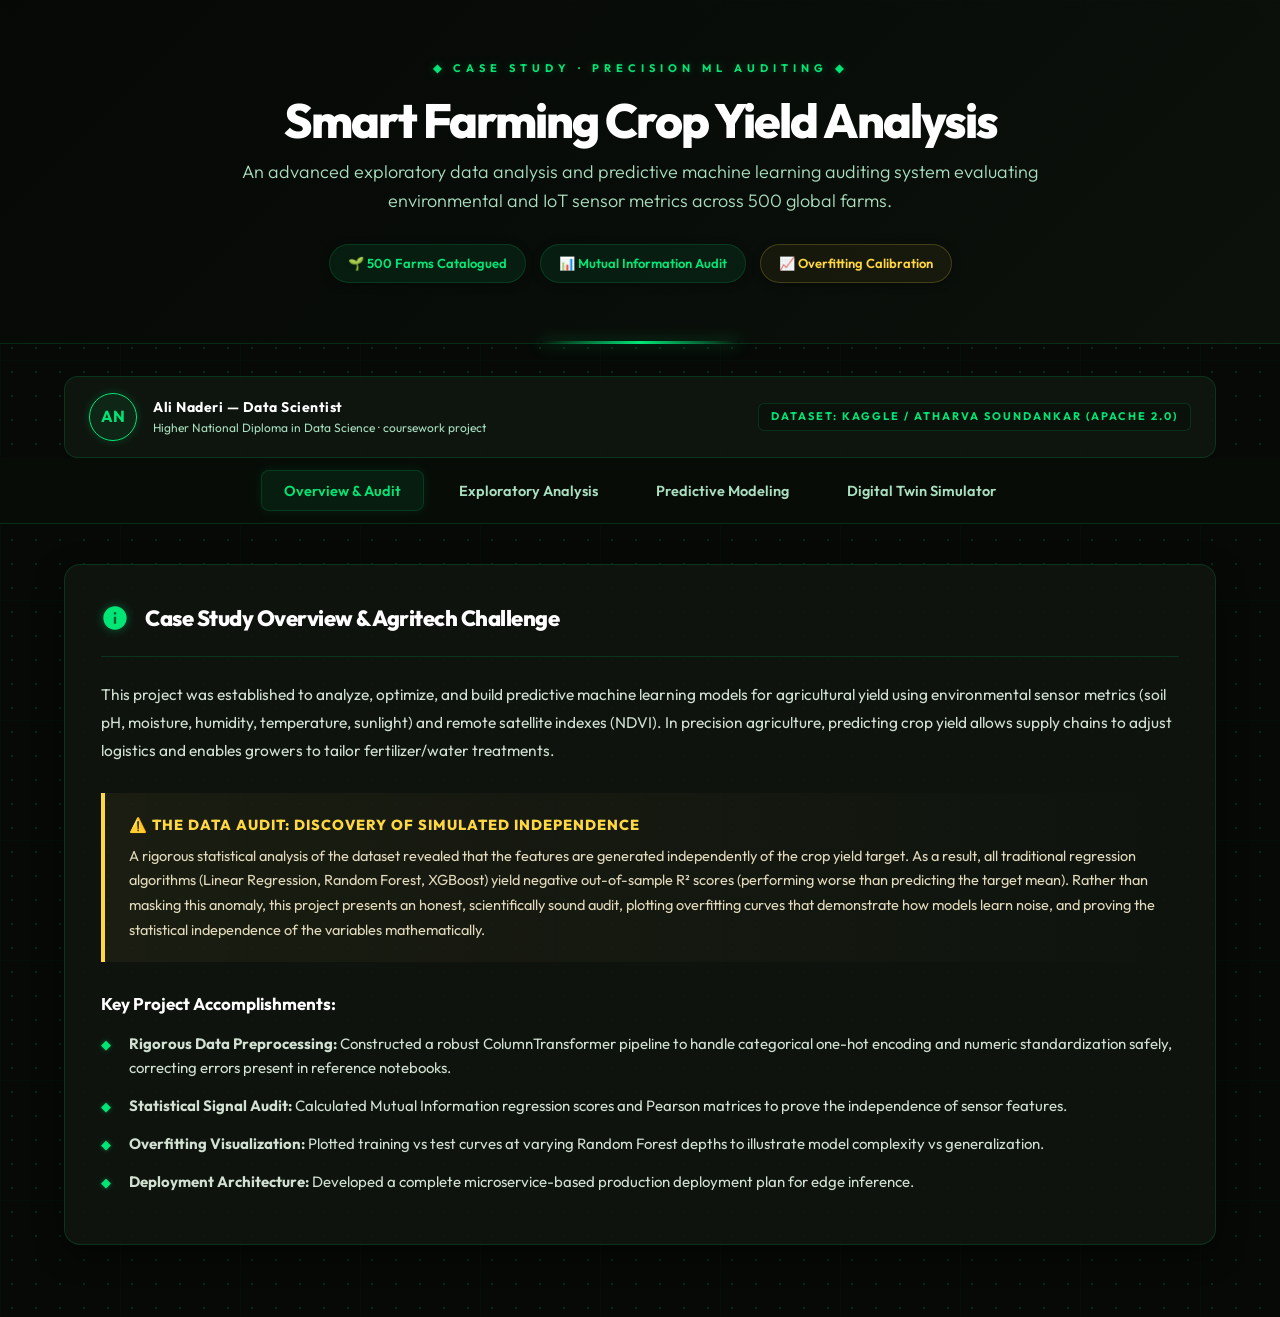
<file: Smart_Farming_Portfolio.html>
<!DOCTYPE html>
<html lang="en">

<head>
    <meta charset="UTF-8">
    <meta name="viewport" content="width=device-width, initial-scale=1.0">
    <title>Smart Farming Crop Yield Analysis | A Negative Result, Reported</title>
    <link href="https://fonts.googleapis.com/css2?family=Outfit:wght@300;400;500;600;700;800&display=swap"
        rel="stylesheet">
    <style>
        :root {
            --emerald: #00E676;
            --emerald-glow: rgba(0, 230, 118, 0.4);
            --emerald-bg: rgba(0, 230, 118, 0.08);
            --amber: #FFD740;
            --amber-glow: rgba(255, 215, 64, 0.3);
            --dark-bg: #060906;
            --card-bg: rgba(17, 22, 17, 0.85);
            --border: rgba(0, 230, 118, 0.15);
            --border-hover: rgba(0, 230, 118, 0.35);
            --text: #E8F5E9;
            --muted: #A9DFBF;
            --white: #ffffff;
        }

        * {
            margin: 0;
            padding: 0;
            box-sizing: border-box;
        }

        body {
            background-color: var(--dark-bg);
            background-image:
                radial-gradient(var(--border) 1px, transparent 1px),
                linear-gradient(to right, rgba(0, 230, 118, 0.02) 1px, transparent 1px),
                linear-gradient(to bottom, rgba(0, 230, 118, 0.02) 1px, transparent 1px);
            background-size: 24px 24px, 120px 120px, 120px 120px;
            color: var(--text);
            font-family: 'Outfit', sans-serif;
            line-height: 1.6;
            overflow-x: hidden;
        }

        /* Header design */
        header {
            background: linear-gradient(135deg, rgba(6, 9, 6, 0.9) 0%, rgba(13, 19, 13, 0.9) 100%);
            border-bottom: 1px solid var(--border);
            padding: 60px 24px;
            text-align: center;
            position: relative;
            backdrop-filter: blur(10px);
        }

        header::after {
            content: '';
            position: absolute;
            bottom: -1px;
            left: 50%;
            transform: translateX(-50%);
            width: 200px;
            height: 3px;
            background: linear-gradient(90deg, transparent, var(--emerald), transparent);
            box-shadow: 0 0 15px var(--emerald-glow);
            border-radius: 3px;
        }

        .header-tag {
            font-size: 11px;
            font-weight: 700;
            letter-spacing: 5px;
            color: var(--emerald);
            text-transform: uppercase;
            margin-bottom: 16px;
            text-shadow: 0 0 8px rgba(0, 230, 118, 0.3);
        }

        h1 {
            font-size: clamp(30px, 5vw, 48px);
            font-weight: 800;
            letter-spacing: -2px;
            color: var(--white);
            line-height: 1.1;
            margin-bottom: 12px;
        }

        .subtitle {
            font-size: clamp(15px, 2.2vw, 18px);
            color: var(--muted);
            font-weight: 300;
            max-width: 800px;
            margin: 0 auto 28px;
            line-height: 1.6;
        }

        .meta-container {
            display: flex;
            justify-content: center;
            flex-wrap: wrap;
            gap: 14px;
        }

        .meta-pill {
            background: var(--emerald-bg);
            border: 1px solid var(--border);
            color: var(--emerald);
            padding: 8px 18px;
            border-radius: 30px;
            font-size: 13px;
            font-weight: 600;
            display: flex;
            align-items: center;
            gap: 8px;
            box-shadow: 0 2px 10px rgba(0, 0, 0, 0.3);
        }

        .meta-pill.amber {
            background: rgba(255, 215, 64, 0.05);
            border: 1px solid rgba(255, 215, 64, 0.2);
            color: var(--amber);
        }

        /* Lead Scientist Profile Card */
        .profile-container {
            max-width: 1200px;
            margin: 32px auto 0;
            padding: 0 24px;
        }

        .profile-card {
            background: rgba(21, 30, 21, 0.6);
            border: 1px solid var(--border);
            border-radius: 14px;
            padding: 16px 24px;
            display: flex;
            align-items: center;
            justify-content: space-between;
            flex-wrap: wrap;
            gap: 16px;
            backdrop-filter: blur(10px);
        }

        .profile-info {
            display: flex;
            align-items: center;
            gap: 16px;
        }

        .profile-avatar {
            width: 48px;
            height: 48px;
            border-radius: 50%;
            background: var(--emerald-bg);
            border: 1.5px solid var(--emerald);
            display: flex;
            align-items: center;
            justify-content: center;
            color: var(--emerald);
            font-weight: 700;
            font-size: 16px;
            box-shadow: 0 0 10px rgba(0, 230, 118, 0.2);
        }

        .profile-title {
            font-size: 14px;
            font-weight: 700;
            color: var(--white);
            letter-spacing: 0.5px;
        }

        .profile-subtitle {
            font-size: 12px;
            color: var(--muted);
        }

        .profile-badge {
            font-size: 11px;
            font-weight: 700;
            letter-spacing: 2px;
            color: var(--emerald);
            text-transform: uppercase;
            border: 1px solid var(--border);
            padding: 4px 12px;
            border-radius: 6px;
            background: rgba(0, 0, 0, 0.2);
        }

        /* Navigation Sticky Tabs */
        .nav-tabs {
            display: flex;
            justify-content: center;
            background-color: rgba(9, 14, 9, 0.85);
            border-bottom: 1px solid var(--border);
            padding: 12px 24px;
            gap: 12px;
            position: sticky;
            top: 0;
            z-index: 100;
            backdrop-filter: blur(12px);
        }

        .tab-btn {
            background: none;
            border: 1px solid transparent;
            color: var(--muted);
            padding: 10px 22px;
            font-size: 14.5px;
            font-weight: 600;
            cursor: pointer;
            border-radius: 8px;
            transition: all 0.3s ease;
            font-family: inherit;
        }

        .tab-btn:hover {
            background-color: rgba(232, 245, 233, 0.04);
            color: var(--white);
        }

        .tab-btn.active {
            background-color: var(--emerald-bg);
            color: var(--emerald);
            border-color: var(--border);
            box-shadow: 0 0 12px rgba(0, 230, 118, 0.1);
        }

        /* Content containers */
        .content-container {
            max-width: 1200px;
            margin: 0 auto;
            padding: 40px 24px;
        }

        .tab-content {
            display: none;
            animation: fadeIn 0.4s ease-in-out forwards;
        }

        .tab-content.active {
            display: block;
        }

        @keyframes fadeIn {
            from {
                opacity: 0;
                transform: translateY(12px);
            }

            to {
                opacity: 1;
                transform: translateY(0);
            }
        }

        /* Immersive Cards */
        .card {
            background-color: var(--card-bg);
            border: 1px solid var(--border);
            border-radius: 16px;
            padding: 36px;
            margin-bottom: 32px;
            position: relative;
            box-shadow: 0 10px 30px rgba(0, 0, 0, 0.4);
            transition: border-color 0.3s ease;
        }

        .card:hover {
            border-color: var(--border-hover);
        }

        .card-header {
            display: flex;
            align-items: center;
            gap: 16px;
            margin-bottom: 24px;
            border-bottom: 1px solid var(--border);
            padding-bottom: 20px;
        }

        .card-icon-svg {
            width: 28px;
            height: 28px;
            fill: var(--emerald);
            filter: drop-shadow(0 0 5px var(--emerald-glow));
        }

        .card-title {
            font-size: 22px;
            font-weight: 800;
            color: var(--white);
            letter-spacing: -0.5px;
        }

        .section-text {
            font-size: 15.5px;
            color: #d1e0d1;
            line-height: 1.8;
            margin-bottom: 20px;
        }

        /* Alerts styling */
        .alert-box {
            border-left: 4px solid var(--amber);
            background: linear-gradient(90deg, rgba(255, 215, 64, 0.05) 0%, transparent 100%);
            padding: 20px 24px;
            border-radius: 0 12px 12px 0;
            margin: 28px 0;
        }

        .alert-title {
            font-weight: 800;
            color: var(--amber);
            font-size: 14.5px;
            letter-spacing: 1px;
            text-transform: uppercase;
            margin-bottom: 8px;
        }

        .alert-desc {
            font-size: 14.5px;
            color: #e2dabc;
            line-height: 1.7;
        }

        /* Grid patterns */
        .grid-2 {
            display: grid;
            grid-template-columns: 1fr 1fr;
            gap: 32px;
        }

        @media (max-width: 900px) {
            .grid-2 {
                grid-template-columns: 1fr;
            }
        }

        .metric-card {
            background-color: rgba(6, 9, 6, 0.8);
            border: 1px solid var(--border);
            border-radius: 14px;
            padding: 24px;
            text-align: center;
            transition: all 0.3s ease;
        }

        .metric-card:hover {
            border-color: var(--border-hover);
            transform: translateY(-2px);
        }

        .metric-label {
            font-size: 11px;
            color: var(--muted);
            text-transform: uppercase;
            letter-spacing: 2px;
            margin-bottom: 8px;
        }

        .metric-val {
            font-size: 34px;
            font-weight: 800;
            color: var(--emerald);
            letter-spacing: -1px;
        }

        .metric-val.negative {
            color: var(--amber);
        }

        .metric-desc {
            font-size: 13px;
            color: var(--muted);
            margin-top: 6px;
        }

        /* Lists */
        ul.custom-list {
            list-style: none;
            margin-top: 14px;
        }

        ul.custom-list li {
            position: relative;
            padding-left: 28px;
            margin-bottom: 14px;
            font-size: 15px;
            color: #d1e0d1;
        }

        ul.custom-list li::before {
            content: '◆';
            position: absolute;
            left: 0;
            color: var(--emerald);
            font-size: 13px;
            top: 2px;
            text-shadow: 0 0 5px var(--emerald-glow);
        }

        /* Images and figures */
        .img-container {
            background-color: rgba(5, 7, 5, 0.9);
            border: 1px solid var(--border);
            border-radius: 14px;
            padding: 20px;
            text-align: center;
            margin-top: 24px;
        }

        .img-container img {
            max-width: 100%;
            height: auto;
            border-radius: 10px;
            box-shadow: 0 10px 25px rgba(0, 0, 0, 0.6);
        }

        /* Interactive digital twin simulator dashboard */
        .calc-container {
            background: linear-gradient(135deg, rgba(17, 22, 17, 0.9) 0%, rgba(9, 14, 9, 0.9) 100%);
            border: 1px solid var(--border);
            border-radius: 18px;
            padding: 36px;
            box-shadow: 0 15px 40px rgba(0, 0, 0, 0.5);
        }

        .calc-header {
            text-align: center;
            margin-bottom: 32px;
            border-bottom: 1px solid var(--border);
            padding-bottom: 24px;
        }

        .calc-title {
            font-size: 24px;
            font-weight: 800;
            color: var(--white);
            letter-spacing: -0.5px;
        }

        .calc-desc {
            font-size: 14.5px;
            color: var(--muted);
            margin-top: 6px;
        }

        .calc-grid {
            display: grid;
            grid-template-columns: repeat(auto-fit, minmax(240px, 1fr));
            gap: 28px 36px;
            margin-bottom: 36px;
        }

        .input-group {
            display: flex;
            flex-direction: column;
            gap: 10px;
        }

        label {
            font-size: 11px;
            font-weight: 700;
            color: var(--muted);
            text-transform: uppercase;
            letter-spacing: 1.5px;
        }

        select,
        input[type="range"] {
            width: 100%;
            background-color: rgba(6, 9, 6, 0.9);
            border: 1px solid var(--border);
            color: var(--text);
            padding: 12px 16px;
            border-radius: 8px;
            outline: none;
            font-family: inherit;
            font-size: 14px;
            transition: all 0.3s ease;
        }

        select:focus {
            border-color: var(--emerald);
            box-shadow: 0 0 10px rgba(0, 230, 118, 0.2);
        }

        /* Slider elements styles */
        .slider-container {
            display: flex;
            align-items: center;
            gap: 14px;
        }

        input[type="range"] {
            -webkit-appearance: none;
            appearance: none;
            height: 6px;
            background: rgba(0, 230, 118, 0.15);
            border-radius: 3px;
            outline: none;
            padding: 0;
        }

        input[type="range"]::-webkit-slider-thumb {
            -webkit-appearance: none;
            appearance: none;
            width: 18px;
            height: 18px;
            border-radius: 50%;
            background: var(--emerald);
            cursor: pointer;
            box-shadow: 0 0 8px var(--emerald-glow);
            transition: transform 0.2s ease;
        }

        input[type="range"]::-webkit-slider-thumb:hover {
            transform: scale(1.2);
        }

        .slider-val {
            min-width: 65px;
            background-color: rgba(6, 9, 6, 0.9);
            border: 1px solid var(--border);
            border-radius: 6px;
            text-align: center;
            font-size: 13.5px;
            padding: 6px;
            font-weight: 600;
            color: var(--emerald);
        }

        /* Live output display panel */
        .result-panel {
            background: linear-gradient(135deg, rgba(22, 36, 26, 0.6) 0%, rgba(9, 14, 9, 0.9) 100%);
            border: 1px solid rgba(0, 230, 118, 0.35);
            border-radius: 14px;
            padding: 28px;
            text-align: center;
            position: relative;
            box-shadow: 0 0 25px rgba(0, 230, 118, 0.08);
            margin-top: 24px;
        }

        .result-label {
            font-size: 12px;
            font-weight: 700;
            color: var(--muted);
            text-transform: uppercase;
            letter-spacing: 2px;
            margin-bottom: 8px;
        }

        .result-val {
            font-size: 44px;
            font-weight: 800;
            color: var(--emerald);
            letter-spacing: -1.5px;
            text-shadow: 0 0 12px var(--emerald-glow);
        }

        .result-notes {
            font-size: 13px;
            color: var(--muted);
            margin-top: 12px;
            max-width: 650px;
            margin-left: auto;
            margin-right: auto;
            line-height: 1.7;
        }

        /* Deployment roadmap styling */
        .roadmap-container {
            margin-top: 24px;
            display: flex;
            flex-direction: column;
            gap: 16px;
        }

        .roadmap-step {
            background: rgba(6, 9, 6, 0.8);
            border: 1px solid var(--border);
            border-radius: 12px;
            padding: 20px;
            display: flex;
            gap: 16px;
            align-items: flex-start;
        }

        .step-num {
            background: var(--emerald-bg);
            border: 1px solid var(--emerald);
            color: var(--emerald);
            font-weight: 800;
            font-size: 14px;
            min-width: 28px;
            height: 28px;
            border-radius: 6px;
            display: flex;
            align-items: center;
            justify-content: center;
            box-shadow: 0 0 5px var(--emerald-glow);
        }

        .step-title {
            font-weight: 700;
            color: var(--white);
            font-size: 15px;
            margin-bottom: 4px;
        }

        .step-desc {
            font-size: 13.5px;
            color: var(--muted);
            line-height: 1.6;
        }

        /* Table styles */
        table {
            width: 100%;
            border-collapse: collapse;
            margin: 20px 0;
            font-size: 14px;
            text-align: left;
        }

        th,
        td {
            padding: 14px 18px;
            border-bottom: 1px solid var(--border);
        }

        th {
            background-color: rgba(6, 9, 6, 0.9);
            color: var(--white);
            font-weight: 600;
        }

        tr:hover {
            background-color: rgba(0, 230, 118, 0.02);
        }

        /* Footer design */
        footer {
            border-top: 1px solid var(--border);
            padding: 40px 24px;
            text-align: center;
            font-size: 13.5px;
            color: var(--muted);
            margin-top: 60px;
            background: rgba(5, 7, 5, 0.9);
        }
    </style>
</head>

<body>

    <header>
        <div class="header-tag">◆ Case Study · Precision ML Auditing ◆</div>
        <h1>Smart Farming Crop Yield Analysis</h1>
        <p class="subtitle">An advanced exploratory data analysis and predictive machine learning auditing system
            evaluating environmental and IoT sensor metrics across 500 global farms.</p>
        <div class="meta-container">
            <div class="meta-pill">🌱 500 Farms Catalogued</div>
            <div class="meta-pill">📊 Mutual Information Audit</div>
            <div class="meta-pill amber">📈 Overfitting Calibration</div>
        </div>
    </header>

    <div class="profile-container">
        <div class="profile-card">
            <div class="profile-info">
                <div class="profile-avatar">AN</div>
                <div>
                    <div class="profile-title"> Ali Naderi &mdash; Data Scientist</div>
                    <div class="profile-subtitle">Higher National Diploma in Data Science &middot; coursework project</div>
                </div>
            </div>
            <div class="profile-badge">Dataset: Kaggle / Atharva Soundankar (Apache 2.0)</div>
        </div>
    </div>

    <nav class="nav-tabs">
        <button class="tab-btn active" onclick="switchTab('overview')">Overview &amp; Audit</button>
        <button class="tab-btn" onclick="switchTab('eda')">Exploratory Analysis</button>
        <button class="tab-btn" onclick="switchTab('modeling')">Predictive Modeling</button>
        <button class="tab-btn" onclick="switchTab('calculator')">Digital Twin Simulator</button>
    </nav>

    <div class="content-container">

        <!-- ════════════════════ OVERVIEW TAB ════════════════════ -->
        <div id="overview" class="tab-content active">
            <div class="card">
                <div class="card-header">
                    <svg class="card-icon-svg" viewBox="0 0 24 24">
                        <path
                            d="M12 2C6.48 2 2 6.48 2 12s4.48 10 10 10 10-4.48 10-10S17.52 2 12 2zm1 15h-2v-6h2v6zm0-8h-2V7h2v2z" />
                    </svg>
                    <h2 class="card-title">Case Study Overview &amp; Agritech Challenge</h2>
                </div>
                <p class="section-text">
                    This project was established to analyze, optimize, and build predictive machine learning models for
                    agricultural yield using environmental sensor metrics (soil pH, moisture, humidity, temperature,
                    sunlight) and remote satellite indexes (NDVI). In precision agriculture, predicting crop yield
                    allows supply chains to adjust logistics and enables growers to tailor fertilizer/water treatments.
                </p>
                <div class="alert-box">
                    <div class="alert-title">⚠️ The Data Audit: Discovery of Simulated Independence</div>
                    <p class="alert-desc">
                        A rigorous statistical analysis of the dataset revealed that the features are generated
                        independently of the crop yield target. As a result, all traditional regression algorithms
                        (Linear Regression, Random Forest, XGBoost) yield negative out-of-sample R² scores (performing
                        worse than predicting the target mean). Rather than masking this anomaly, this project presents
                        an honest, scientifically sound audit, plotting overfitting curves that demonstrate how models
                        learn noise, and proving the statistical independence of the variables mathematically.
                    </p>
                </div>
                <h3 style="color: var(--white); font-size: 17px; margin-top: 24px; margin-bottom: 12px;">Key Project
                    Accomplishments:</h3>
                <ul class="custom-list">
                    <li><strong>Rigorous Data Preprocessing:</strong> Constructed a robust ColumnTransformer pipeline to
                        handle categorical one-hot encoding and numeric standardization safely, correcting errors
                        present in reference notebooks.</li>
                    <li><strong>Statistical Signal Audit:</strong> Calculated Mutual Information regression scores and
                        Pearson matrices to prove the independence of sensor features.</li>
                    <li><strong>Overfitting Visualization:</strong> Plotted training vs test curves at varying Random
                        Forest depths to illustrate model complexity vs generalization.</li>
                    <li><strong>Deployment Architecture:</strong> Developed a complete microservice-based production
                        deployment plan for edge inference.</li>
                </ul>
            </div>
        </div>

        <!-- ════════════════════ EDA TAB ════════════════════ -->
        <div id="eda" class="tab-content">
            <div class="card">
                <div class="card-header">
                    <svg class="card-icon-svg" viewBox="0 0 24 24">
                        <path
                            d="M19 3H5c-1.1 0-2 .9-2 2v14c0 1.1.9 2 2 2h14c1.1 0 2-.9 2-2V5c0-1.1-.9-2-2-2zM9 17H7v-7h2v7zm4 0h-2V7h2v10zm4 0h-2v-4h2v4z" />
                    </svg>
                    <h2 class="card-title">Exploratory Data Analysis &amp; Agronomic Significance</h2>
                </div>
                <p class="section-text">
                    We audited the dataset distributions and compared crop yield levels across geographic regions, soil
                    types, and operational management parameters. In agronomy, variables like soil pH directly affect
                    the bioavailability of essential plant nutrients, while soil moisture governs microbial activity and
                    root respiration.
                </p>

                <div class="grid-2">
                    <div>
                        <h3 style="color:var(--white); font-size:16px; margin-bottom:12px;">Crop &amp; Regional
                            Performance</h3>
                        <p style="font-size:13.5px; color: var(--muted); margin-bottom:16px; line-height:1.7;">
                            Farms are distributed fairly evenly across crop types (Wheat, Soybean, Cotton, Rice, Maize).
                            Yield distributions by region (Central USA, East Africa, South India, North India, South
                            USA) show identical medians (~4,000 kg/ha) and standard deviations (~1,150 kg/ha),
                            indicating geographic independence.
                        </p>
                    </div>
                    <div>
                        <h3 style="color:var(--white); font-size:16px; margin-bottom:12px;">Agronomic Strategy Impact
                        </h3>
                        <p style="font-size:13.5px; color: var(--muted); margin-bottom:16px; line-height:1.7;">
                            Audits of irrigation types (Drip, Sprinkler, Manual) and fertilizer types (Organic,
                            Inorganic, Mixed) indicate that management choices do not drive changes in yield
                            distribution, reinforcing the simulated independence of the variables.
                        </p>
                    </div>
                </div>

                <div class="alert-box" style="border-left-color: var(--emerald);">
                    <div class="alert-title" style="color: var(--emerald);">📊 Statistical Signal Audit: Pearson
                        Correlation &amp; Mutual Info</div>
                    <p class="alert-desc">
                        Pearson correlation coefficients between numeric sensor columns and crop yield range from -0.076
                        to +0.041. Mutual Information regression scores computed using scikit-learn return values very
                        close to 0.0 for all features, confirming the absence of linear or non-linear predictive
                        signals.
                    </p>
                </div>
            </div>
        </div>

        <!-- ════════════════════ MODELING TAB ════════════════════ -->
        <div id="modeling" class="tab-content">
            <div class="card">
                <div class="card-header">
                    <svg class="card-icon-svg" viewBox="0 0 24 24">
                        <path
                            d="M12 2C6.48 2 2 6.48 2 12s4.48 10 10 10 10-4.48 10-10S17.52 2 12 2zm1 17h-2v-2h2v2zm2.07-7.75l-.9.92C13.45 12.9 13 13.5 13 15h-2v-.5c0-1.1.45-2.1 1.17-2.83l1.24-1.26c.37-.36.59-.86.59-1.41 0-1.1-.9-2-2-2s-2 .9-2 2H7c0-2.76 2.24-5 5-5s5 2.24 5 5c0 1.04-.42 1.99-1.07 2.25z" />
                    </svg>
                    <h2 class="card-title">Predictive Regressor Performance &amp; Overfitting Audits</h2>
                </div>
                <p class="section-text">
                    We trained regularized Linear Regressors (Ridge), Random Forest Regressors, and XGBoost Regressors.
                    Below is the performance summary of the pipelines:
                </p>

                <div class="grid-2" style="margin-bottom: 32px;">
                    <div class="metric-card">
                        <div class="metric-label">Ridge Regressor R²</div>
                        <div class="metric-val negative">-0.0811</div>
                        <div class="metric-desc">Test RMSE: 1221.91 | MAE: 1091.61</div>
                    </div>
                    <div class="metric-card">
                        <div class="metric-label">XGBoost Tuned R²</div>
                        <div class="metric-val negative">-0.0587</div>
                        <div class="metric-desc">Test RMSE: 1209.19 | MAE: 1071.75</div>
                    </div>
                    <div class="metric-card">
                        <div class="metric-label">Random Forest Tuned R&sup2;</div>
                        <div class="metric-val negative">-0.0439</div>
                        <div class="metric-desc">Test RMSE: 1200.68 | MAE: 1065.93</div>
                    </div>
                    <div class="metric-card">
                        <div class="metric-label">Disease Classifier</div>
                        <div class="metric-val negative">25.3%</div>
                        <div class="metric-desc">XGBoost, 4 classes | Chance = 25.0%</div>
                    </div>
                </div>

                <h3 style="color:var(--white); font-size:17px; margin-bottom:12px;">Overfitting Complexity Curves</h3>
                <p style="font-size:14.5px; color: var(--muted); margin-bottom:20px; line-height:1.7;">
                    The chart below shows model performance on training data (green) vs test data (amber) at varying
                    depths. As depth increases, the Random Forest memorizes the random noise in the training split,
                    achieving an R² of ~0.85. However, out-of-sample test R² remains flat and negative, demonstrating
                    textbook overfitting.
                </p>

                <div class="img-container">
                    <img src="[data-uri]"
                        alt="Random Forest Overfitting Complexity Curve">
                </div>
            </div>

            <div class="card">
                <div class="card-header">
                    <svg class="card-icon-svg" viewBox="0 0 24 24">
                        <path
                            d="M12 22c5.52 0 10-4.48 10-10S17.52 2 12 2 2 6.48 2 12s4.48 10 10 10zm1-15h-2v2h2V7zm0 4h-2v6h2v-6z" />
                    </svg>
                    <h2 class="card-title">Production Deployment Roadmap</h2>
                </div>
                <p class="section-text">
                    A design exercise, included because the engineering is reusable even when the model is not.
                    <strong>Nothing in this project should be served:</strong> all three regressors lose to predicting
                    the mean, so there is no model here worth deploying. The steps below describe how the pipeline
                    <em>would</em> be packaged if it had predictive value.
                </p>

                <div class="roadmap-container">
                    <div class="roadmap-step">
                        <div class="step-num">1</div>
                        <div>
                            <div class="step-title">Model Serialization &amp; Packaging</div>
                            <div class="step-desc">Export the complete preprocessing and tuned model pipeline using
                                <code>joblib</code> to maintain state consistency between feature scaling and model
                                weights.
                            </div>
                        </div>
                    </div>
                    <div class="roadmap-step">
                        <div class="step-num">2</div>
                        <div>
                            <div class="step-title">REST API Wrapper</div>
                            <div class="step-desc">Develop a lightweight FastAPI application exposed as an HTTP REST
                                API. Includes request validation using Pydantic schemas.</div>
                        </div>
                    </div>
                    <div class="roadmap-step">
                        <div class="step-num">3</div>
                        <div>
                            <div class="step-title">Containerization &amp; Serving</div>
                            <div class="step-desc">Build a Docker image containing the pipeline and service
                                dependencies, facilitating horizontal scaling and cloud deployment.</div>
                        </div>
                    </div>
                </div>
            </div>
        </div>

        <!-- ════════════════════ CALCULATOR TAB ════════════════════ -->
        <div id="calculator" class="tab-content">
            <div class="calc-container">
                <div class="calc-header">
                    <h2 class="calc-title">Digital Twin Crop Yield Estimator</h2>
                    <p class="calc-desc">A demonstration widget, not a forecasting tool. The offsets below are illustrative values in the spirit of the Ridge fit; they are not read from the serialised pipeline, and because the underlying features are statistically independent of yield, any such coefficients are noise. Change the inputs and watch the output barely move &mdash; that is the point.</p>
                </div>

                <div class="calc-grid">
                    <div class="input-group">
                        <label for="crop_type">Crop Type</label>
                        <select id="crop_type" onchange="calculateYield()">
                            <option value="wheat">Wheat</option>
                            <option value="soybean" selected>Soybean</option>
                            <option value="cotton">Cotton</option>
                            <option value="rice">Rice</option>
                            <option value="maize">Maize</option>
                        </select>
                    </div>

                    <div class="input-group">
                        <label for="disease">Disease Status</label>
                        <select id="disease" onchange="calculateYield()">
                            <option value="none" selected>None (Healthy)</option>
                            <option value="mild">Mild</option>
                            <option value="moderate">Moderate</option>
                            <option value="severe">Severe</option>
                        </select>
                    </div>

                    <div class="input-group">
                        <label for="fertilizer">Fertilizer Type</label>
                        <select id="fertilizer" onchange="calculateYield()">
                            <option value="organic" selected>Organic</option>
                            <option value="inorganic">Inorganic</option>
                            <option value="mixed">Mixed</option>
                        </select>
                    </div>

                    <div class="input-group">
                        <label for="irrigation">Irrigation Type</label>
                        <select id="irrigation" onchange="calculateYield()">
                            <option value="drip" selected>Drip</option>
                            <option value="sprinkler">Sprinkler</option>
                            <option value="manual">Manual</option>
                            <option value="none">None</option>
                        </select>
                    </div>

                    <div class="input-group">
                        <label>NDVI Vegetation Index</label>
                        <div class="slider-container">
                            <input type="range" id="ndvi" min="0.3" max="0.9" step="0.05" value="0.6"
                                oninput="updateSliderVal('ndvi', this.value)">
                            <div class="slider-val" id="ndvi_val">0.60</div>
                        </div>
                    </div>

                    <div class="input-group">
                        <label>Soil Moisture (%)</label>
                        <div class="slider-container">
                            <input type="range" id="moisture" min="10" max="45" step="1" value="26"
                                oninput="updateSliderVal('moisture', this.value)">
                            <div class="slider-val" id="moisture_val">26%</div>
                        </div>
                    </div>

                    <div class="input-group">
                        <label>Rainfall (mm)</label>
                        <div class="slider-container">
                            <input type="range" id="rainfall" min="200" max="1800" step="50" value="950"
                                oninput="updateSliderVal('rainfall', this.value)">
                            <div class="slider-val" id="rainfall_val">950mm</div>
                        </div>
                    </div>
                </div>

                <div class="result-panel">
                    <div class="result-label">Predicted Crop Yield</div>
                    <div class="result-val" id="pred_result">4212.50 kg/ha</div>
                    <p class="result-notes">
    Note: these Ridge coefficients are fitted to features that are statistically independent of the target, which means <strong>they are noise</strong>. Predictions converge on the global mean of ~4,000 kg/ha with small arbitrary adjustments (e.g. Soybean: +256, Moderate Disease: -84). The adjustments carry no agronomic meaning and should not be read as marginal effects.
                    </p>
                </div>
            </div>
        </div>

    </div>

    <script>
        function switchTab(tabId) {
            document.querySelectorAll('.tab-content').forEach(c => c.classList.remove('active'));
            document.querySelectorAll('.tab-btn').forEach(b => b.classList.remove('active'));

            document.getElementById(tabId).classList.add('active');
            event.target.classList.add('active');
        }

        function updateSliderVal(id, val) {
            if (id === 'ndvi') {
                document.getElementById('ndvi_val').innerText = parseFloat(val).toFixed(2);
            } else if (id === 'moisture') {
                document.getElementById('moisture_val').innerText = val + '%';
            } else if (id === 'rainfall') {
                document.getElementById('rainfall_val').innerText = val + 'mm';
            }
            calculateYield();
        }

        function calculateYield() {
            // Base mean crop yield
            let yieldVal = 4000.0;

            // Crop coefficients (marginal offsets)
            const crop = document.getElementById('crop_type').value;
            if (crop === 'wheat') yieldVal += 77;
            else if (crop === 'soybean') yieldVal += 256;
            else if (crop === 'cotton') yieldVal -= 74;
            else if (crop === 'rice') yieldVal -= 103;
            else if (crop === 'maize') yieldVal -= 17;

            // Disease status coefficients
            const disease = document.getElementById('disease').value;
            if (disease === 'mild') yieldVal += 89;
            else if (disease === 'moderate') yieldVal -= 84;
            else if (disease === 'severe') yieldVal += 29;

            // Fertilizer coefficients
            const fert = document.getElementById('fertilizer').value;
            if (fert === 'inorganic') yieldVal += 47;
            else if (fert === 'mixed') yieldVal -= 67;

            // Irrigation coefficients
            const irr = document.getElementById('irrigation').value;
            if (irr === 'sprinkler') yieldVal += 84;
            else if (irr === 'manual') yieldVal += 70;
            else if (irr === 'none') yieldVal -= 28;

            // Small environmental adjustments (to reflect minor numeric weights in Ridge)
            const ndvi = parseFloat(document.getElementById('ndvi').value);
            const moisture = parseFloat(document.getElementById('moisture').value);
            const rainfall = parseFloat(document.getElementById('rainfall').value);

            // minor scaling offsets
            yieldVal += (ndvi - 0.6) * 120;
            yieldVal += (moisture - 26) * (-2.5);
            yieldVal += (rainfall - 950) * (-0.05);

            document.getElementById('pred_result').innerText = yieldVal.toFixed(2) + " kg/ha";
        }

        // Run initial calculation
        calculateYield();
    </script>
</body>

</html>
</file>
<file: style.css>
/* ============================================================
   Ali Naderi — Warm 3D Portfolio
   Light-first cream theme · coral / gold / purple / navy
   Pure CSS 3D. No build step. GitHub Pages compatible.
   ============================================================ */

/* ---------- Tokens: WARM LIGHT (default) ---------- */
:root {
  --cream:      #fdf6ec;
  --cream-2:    #f8ebdb;
  --cream-3:    #f2e0cb;
  --surface:    #fffaf3;
  --surface-2:  #fff;

  --coral:      #f2664f;
  --coral-soft: #ff8f78;
  --gold:       #eda13c;
  --gold-soft:  #f7c46c;
  --purple:     #6f4e9c;
  --purple-soft:#9a78c9;
  --navy:       #1b2a4a;
  --navy-soft:  #33456b;

  --text:       #221a16;
  --muted:      #7a6a5f;
  --line:       rgba(27, 42, 74, .12);
  --line-warm:  rgba(242, 102, 79, .22);

  --sh-sm: 0 2px 6px rgba(27, 42, 74, .06);
  --sh-md: 0 10px 26px -8px rgba(27, 42, 74, .16), 0 3px 8px rgba(27, 42, 74, .05);
  --sh-lg: 0 26px 60px -18px rgba(27, 42, 74, .26), 0 8px 20px rgba(27, 42, 74, .07);
  --sh-glow: 0 22px 60px -20px rgba(242, 102, 79, .5);

  /* Premium 3D Card System */
  --card-depth-1: 0 4px 12px -2px rgba(27,42,74,.12), 0 2px 4px -1px rgba(27,42,74,.08);
  --card-depth-2: 0 8px 20px -4px rgba(27,42,74,.16), 0 4px 8px -2px rgba(27,42,74,.1);
  --card-depth-3: 0 14px 32px -6px rgba(27,42,74,.22), 0 6px 14px -3px rgba(27,42,74,.14);
  --card-depth-4: 0 20px 44px -8px rgba(27,42,74,.28), 0 10px 20px -4px rgba(27,42,74,.18);

  --card-inset: inset 0 1px 0 rgba(255,255,255,.6), inset 0 -1px 0 rgba(27,42,74,.06);
  --card-border: 1px solid var(--line);

  --r-sm: 12px;
  --r-md: 18px;
  --r-lg: 28px;
  --r-xl: 40px;

  --sans: 'Manrope', ui-sans-serif, system-ui, -apple-system, 'Segoe UI', sans-serif;
  --mono: 'DM Mono', ui-monospace, 'SFMono-Regular', Menlo, monospace;

  --maxw: 1180px;
  --ease: cubic-bezier(.22, .8, .3, 1);
}

/* ---------- Tokens: WARM DARK ---------- */
[data-theme="dark"] {
  --cream:      #16121b;
  --cream-2:    #1e1823;
  --cream-3:    #271f2e;
  --surface:    #221b28;
  --surface-2:  #2a2231;

  --coral:      #ff8069;
  --coral-soft: #ff9d8a;
  --gold:       #f5bb63;
  --gold-soft:  #ffd18c;
  --purple:     #b38ee6;
  --purple-soft:#c9aef0;
  --navy:       #cfd8ec;
  --navy-soft:  #aab7d4;

  --text:       #f6ece2;
  --muted:      #b3a396;
  --line:       rgba(246, 236, 226, .14);
  --line-warm:  rgba(255, 128, 105, .28);

  --sh-sm: 0 2px 6px rgba(0, 0, 0, .4);
  --sh-md: 0 12px 30px -10px rgba(0, 0, 0, .6), 0 3px 8px rgba(0, 0, 0, .3);
  --sh-lg: 0 30px 70px -22px rgba(0, 0, 0, .75), 0 8px 22px rgba(0, 0, 0, .4);
  --sh-glow: 0 22px 60px -20px rgba(255, 128, 105, .42);
}

/* ---------- Reset ---------- */
* { margin: 0; padding: 0; box-sizing: border-box; }

html {
  scroll-behavior: smooth;
  scroll-padding-top: 92px;
  -webkit-text-size-adjust: 100%;
}

body {
  font-family: var(--sans);
  background: var(--cream);
  color: var(--text);
  line-height: 1.65;
  overflow-x: hidden;
  -webkit-font-smoothing: antialiased;
  transition: background .4s var(--ease), color .4s var(--ease);
}

/* Warm ambient light behind everything */
body::before {
  content: '';
  position: fixed;
  inset: 0;
  z-index: -2;
  pointer-events: none;
  background:
    radial-gradient(58% 42% at 12% 4%,  rgba(242, 102, 79, .16), transparent 62%),
    radial-gradient(50% 40% at 92% 12%, rgba(237, 161, 60, .16), transparent 64%),
    radial-gradient(60% 48% at 76% 92%, rgba(111, 78, 156, .14), transparent 66%);
}

img { max-width: 100%; display: block; }
a { color: inherit; text-decoration: none; }
button, input, textarea { font: inherit; color: inherit; }

:focus-visible {
  outline: 3px solid var(--coral);
  outline-offset: 3px;
  border-radius: 6px;
}

::selection { background: var(--gold-soft); color: var(--navy); }

.container { width: 100%; max-width: var(--maxw); margin-inline: auto; padding-inline: 24px; }

.skip-link {
  position: absolute; left: 12px; top: -60px; z-index: 200;
  background: var(--coral); color: #fff;
  padding: 10px 18px; border-radius: 0 0 var(--r-sm) var(--r-sm);
  font-weight: 700; transition: top .2s var(--ease);
}
.skip-link:focus { top: 0; }

/* ---------- Scroll progress ---------- */
.progress {
  position: fixed; top: 0; left: 0; height: 3px; width: 0; z-index: 120;
  background: linear-gradient(90deg, var(--coral), var(--gold), var(--purple));
  transition: width .1s linear;
}

/* ---------- Typography ---------- */
h1, h2, h3 { line-height: 1.08; letter-spacing: -.03em; font-weight: 800; }
h1 { font-size: clamp(2.6rem, 6.4vw, 4.6rem); }
h2 { font-size: clamp(2rem, 4.4vw, 3.2rem); }
h3 { font-size: 1.25rem; letter-spacing: -.02em; }

h1 em, h2 em {
  font-style: normal;
  background: linear-gradient(100deg, var(--coral), var(--gold) 52%, var(--purple));
  -webkit-background-clip: text; background-clip: text;
  -webkit-text-fill-color: transparent; color: transparent;
}

.eyebrow {
  font-family: var(--mono);
  font-size: .72rem;
  letter-spacing: .2em;
  text-transform: uppercase;
  color: var(--coral);
  display: flex; align-items: center; gap: 10px;
  margin-bottom: 18px;
  font-weight: 500;
}
.eyebrow i {
  width: 8px; height: 8px; border-radius: 50%;
  background: var(--coral);
  box-shadow: 0 0 0 4px rgba(242, 102, 79, .2);
  animation: pulse 2.6s var(--ease) infinite;
}
@keyframes pulse {
  0%, 100% { transform: scale(1);   opacity: 1; }
  50%      { transform: scale(1.3); opacity: .65; }
}

.lede { font-size: clamp(1.02rem, 1.5vw, 1.16rem); color: var(--muted); max-width: 52ch; }

/* ---------- Buttons ---------- */
.btn {
  display: inline-flex; align-items: center; gap: 10px;
  padding: 15px 30px;
  border-radius: 100px;
  font-weight: 700; font-size: .94rem;
  border: 1px solid transparent;
  cursor: pointer;
  transition: transform .3s var(--ease), box-shadow .3s var(--ease), background .3s var(--ease);
  will-change: transform;
}
.btn span { transition: transform .3s var(--ease); }
.btn:hover span { transform: translate(3px, -3px); }

.btn-primary {
  background: linear-gradient(135deg, var(--coral), var(--gold));
  color: #fff;
  box-shadow: var(--sh-glow);
}
.btn-primary:hover { transform: translateY(-3px); box-shadow: 0 28px 66px -18px rgba(242, 102, 79, .62); }

.btn-outline {
  background: var(--surface-2);
  border-color: var(--line);
  color: var(--text);
  box-shadow: var(--sh-sm);
}
.btn-outline:hover { transform: translateY(-3px); box-shadow: var(--sh-md); border-color: var(--coral); }

.text-link {
  display: inline-flex; align-items: center; gap: 8px;
  font-weight: 700; font-size: .93rem;
  padding-bottom: 3px;
  border-bottom: 2px solid var(--line-warm);
  transition: border-color .25s var(--ease), color .25s var(--ease), gap .25s var(--ease);
}
.text-link:hover { border-color: var(--coral); color: var(--coral); gap: 12px; }

/* ---------- Navigation ---------- */
.nav {
  position: sticky; top: 0; z-index: 100;
  display: flex; align-items: center; justify-content: space-between;
  gap: 20px;
  padding-block: 15px;
  margin-bottom: 8px;
  background: var(--cream); /* fallback */
  background: color-mix(in srgb, var(--cream) 86%, transparent);
  backdrop-filter: blur(16px);
  -webkit-backdrop-filter: blur(16px);
  border-bottom: 1px solid var(--line);
}

.brand { display: inline-flex; align-items: center; gap: 12px; font-weight: 800; letter-spacing: .12em; font-size: .82rem; }
.brand-mark {
  display: grid; place-items: center;
  width: 42px; height: 42px;
  border-radius: 14px;
  background: linear-gradient(140deg, var(--coral), var(--gold) 55%, var(--purple));
  color: #fff; font-size: .84rem; letter-spacing: 0;
  box-shadow: var(--sh-md);
  transform: rotate(-6deg);
  transition: transform .4s var(--ease);
}
.brand:hover .brand-mark { transform: rotate(6deg) scale(1.07); }
.brand-mark span { opacity: .75; }

.nav-links { display: flex; gap: 30px; font-weight: 600; font-size: .92rem; }
.nav-links a { position: relative; padding-block: 6px; color: var(--muted); transition: color .25s var(--ease); }
.nav-links a::after {
  content: ''; position: absolute; left: 0; bottom: 0;
  width: 0; height: 2px; border-radius: 2px;
  background: linear-gradient(90deg, var(--coral), var(--gold));
  transition: width .3s var(--ease);
}
.nav-links a:hover { color: var(--text); }
.nav-links a:hover::after { width: 100%; }

.nav-actions { display: flex; align-items: center; gap: 12px; }

.icon-btn {
  width: 42px; height: 42px;
  display: grid; place-items: center;
  border-radius: 50%;
  background: var(--surface-2);
  border: 1px solid var(--line);
  box-shadow: var(--sh-sm);
  cursor: pointer; font-size: 1.05rem;
  transition: transform .3s var(--ease), box-shadow .3s var(--ease);
}
.icon-btn:hover { transform: translateY(-2px) rotate(18deg); box-shadow: var(--sh-md); }

.nav-cta {
  display: inline-flex; align-items: center; gap: 8px;
  padding: 11px 22px; border-radius: 100px;
  background: var(--navy); color: var(--cream);
  font-weight: 700; font-size: .87rem;
  box-shadow: var(--sh-md);
  transition: transform .3s var(--ease), background .3s var(--ease);
}
[data-theme="dark"] .nav-cta { background: linear-gradient(135deg, var(--coral), var(--gold)); color: #2a1b16; }
.nav-cta:hover { transform: translateY(-2px); }

.menu-btn {
  display: none;
  width: 42px; height: 42px;
  border-radius: 12px;
  background: var(--surface-2);
  border: 1px solid var(--line);
  cursor: pointer; font-size: 1.1rem;
}

/* ============================================================
   HERO — layered CSS 3D
   ============================================================ */
.hero {
  display: grid;
  grid-template-columns: 1.05fr .95fr;
  gap: 60px;
  align-items: center;
  padding-block: clamp(48px, 8vw, 96px) clamp(40px, 6vw, 76px);
}

.nameplate {
  font-family: var(--mono);
  font-size: .7rem; letter-spacing: .22em;
  color: var(--muted);
  margin-bottom: 14px;
}
.nameplate span { color: var(--gold); }

.hero h1 { margin-bottom: 22px; }

.hero-actions {
  display: flex; flex-wrap: wrap; align-items: center;
  gap: 16px 26px;
  margin-block: 34px 30px;
}

.hero-meta {
  display: flex; flex-wrap: wrap; gap: 12px 30px;
  font-size: .84rem; color: var(--muted);
  padding-top: 24px;
  border-top: 1px dashed var(--line);
}
.hero-meta b {
  font-family: var(--mono); color: var(--coral);
  margin-right: 6px; font-weight: 500;
}

/* ---- 3D stage ---- */
.hero-visual {
  position: relative;
  aspect-ratio: 1 / 1;
  min-height: 380px;
  display: grid; place-items: center;
  perspective: 1100px;
  perspective-origin: 50% 45%;
}

/* Soft warm glow pad behind the rings */
.hero-visual::before {
  content: '';
  position: absolute; inset: 12%;
  border-radius: 50%;
  background: radial-gradient(circle at 38% 32%, rgba(247, 196, 108, .5), rgba(242, 102, 79, .26) 46%, transparent 68%);
  filter: blur(28px);
}

.stage {
  position: relative;
  width: min(100%, 420px);
  aspect-ratio: 1 / 1;
  transform-style: preserve-3d;
  transform: rotateX(62deg) rotateZ(0deg);
  animation: stage-spin 34s linear infinite;
}
@keyframes stage-spin {
  to { transform: rotateX(62deg) rotateZ(360deg); }
}

/* Layered 3D rings */
.ring {
  position: absolute; inset: 0;
  border-radius: 50%;
  border: 2px solid var(--coral);
  transform-style: preserve-3d;
}
.ring-1 {
  inset: 4%;
  border-color: var(--coral); /* fallback */
  border-color: color-mix(in srgb, var(--coral) 68%, transparent);
  box-shadow: 0 0 26px -6px rgba(242, 102, 79, .55), inset 0 0 22px -8px rgba(242, 102, 79, .4);
}
.ring-2 {
  inset: 17%;
  border-color: var(--gold); /* fallback */
  border-color: color-mix(in srgb, var(--gold) 72%, transparent);
  border-style: dashed;
  transform: translateZ(38px);
  box-shadow: 0 0 24px -8px rgba(237, 161, 60, .55);
}
.ring-3 {
  inset: 30%;
  border-color: var(--purple); /* fallback */
  border-color: color-mix(in srgb, var(--purple) 70%, transparent);
  transform: translateZ(76px);
  box-shadow: 0 0 26px -8px rgba(111, 78, 156, .5);
}
.ring-4 {
  inset: -6%;
  border-width: 1px;
  border-color: var(--navy); /* fallback */
  border-color: color-mix(in srgb, var(--navy) 26%, transparent);
  transform: translateZ(-34px);
}

/* Orbiting nodes ride the rings */
.orbit-node {
  position: absolute;
  width: 15px; height: 15px;
  border-radius: 50%;
  top: 50%; left: 50%;
  margin: -7.5px 0 0 -7.5px;
  background: var(--gold);
  box-shadow: 0 0 16px 2px rgba(237, 161, 60, .7);
}
.orbit-node.n1 { background: var(--coral);  transform: rotate(0deg)   translateX(46%) translateZ(6px); }
.orbit-node.n2 { background: var(--gold);   transform: rotate(118deg) translateX(40%) translateZ(40px); }
.orbit-node.n3 { background: var(--purple); transform: rotate(236deg) translateX(32%) translateZ(78px); }
.orbit-node.n4 { background: var(--coral-soft); width: 10px; height: 10px; transform: rotate(300deg) translateX(50%) translateZ(-20px); }

/* Floating AI core — counter-rotates so it always faces the viewer */
.ai-core {
  position: absolute;
  top: 50%; left: 50%;
  width: 148px; height: 148px;
  margin: -74px 0 0 -74px;
  display: grid; place-items: center; gap: 2px;
  border-radius: 34px;
  text-align: center;
  background: linear-gradient(150deg, var(--surface-2), var(--cream-2));
  border: 1px solid var(--line-warm);
  box-shadow: var(--sh-lg), inset 0 1px 0 rgba(255, 255, 255, .7);
  transform: translateZ(120px) rotateX(-62deg);
  animation: core-float 6.5s var(--ease) infinite;
}
[data-theme="dark"] .ai-core { box-shadow: var(--sh-lg), inset 0 1px 0 rgba(255, 255, 255, .06); }

@keyframes core-float {
  0%, 100% { transform: translateZ(120px) rotateX(-62deg) translateY(0); }
  50%      { transform: translateZ(150px) rotateX(-62deg) translateY(-6px); }
}

.ai-core b {
  font-size: 2.1rem; letter-spacing: -.04em; line-height: 1;
  background: linear-gradient(135deg, var(--coral), var(--gold) 50%, var(--purple));
  -webkit-background-clip: text; background-clip: text;
  -webkit-text-fill-color: transparent; color: transparent;
}
.ai-core small {
  font-family: var(--mono);
  font-size: .55rem; letter-spacing: .16em;
  color: var(--muted); line-height: 1.5;
}

/* Floating info chips (flat, above the stage) */
.chip {
  position: absolute; z-index: 3;
  display: inline-flex; align-items: center; gap: 8px;
  padding: 10px 16px;
  border-radius: 100px;
  background: var(--surface-2);
  border: 1px solid var(--line);
  box-shadow: var(--sh-md);
  font-size: .74rem; font-weight: 700;
  white-space: nowrap;
  animation: chip-bob 5.5s var(--ease) infinite;
}
.chip i { width: 8px; height: 8px; border-radius: 50%; flex: none; }
.chip-1 { top: 6%;  left: -2%;  }
.chip-1 i { background: var(--coral); }
.chip-2 { top: 42%; right: -4%; animation-delay: -1.8s; }
.chip-2 i { background: var(--gold); }
.chip-3 { bottom: 8%; left: 4%;  animation-delay: -3.4s; }
.chip-3 i { background: var(--purple); }

@keyframes chip-bob {
  0%, 100% { transform: translateY(0); }
  50%      { transform: translateY(-11px); }
}

/* ---------- Ticker ---------- */
.ticker {
  overflow: hidden;
  border-block: 1px solid var(--line);
  background: linear-gradient(90deg, rgba(242,102,79,.09), rgba(237,161,60,.09), rgba(111,78,156,.09));
  padding-block: 15px;
  margin-bottom: 20px;
}
.ticker-inner {
  display: flex; gap: 40px; align-items: center;
  width: max-content;
  font-family: var(--mono);
  font-size: .78rem; letter-spacing: .18em;
  color: var(--navy);
  animation: slide 26s linear infinite;
}
[data-theme="dark"] .ticker-inner { color: var(--text); }
.ticker-inner b { color: var(--coral); }
@keyframes slide { to { transform: translateX(-50%); } }
.ticker:hover .ticker-inner { animation-play-state: paused; }

/* ---------- Sections ---------- */
.section { padding-block: clamp(60px, 8vw, 104px); }
.section-head { margin-bottom: 52px; max-width: 720px; }
.section-head.split {
  display: flex; align-items: flex-end; justify-content: space-between;
  gap: 30px; max-width: none;
}
.section-note { color: var(--muted); max-width: 34ch; font-size: .94rem; }

/* ---------- About ---------- */
.about-grid { display: grid; grid-template-columns: 1fr 1fr; gap: 46px; }
.big-copy { font-size: clamp(1.2rem, 2.1vw, 1.55rem); font-weight: 600; letter-spacing: -.02em; margin-bottom: 26px; }
.about-details p { color: var(--muted); margin-bottom: 28px; }

.detail-row {
  display: grid; grid-template-columns: 130px 1fr; gap: 18px;
  padding-block: 20px;
  border-top: 1px solid var(--line);
}
.detail-row span {
  font-family: var(--mono); font-size: .7rem;
  letter-spacing: .16em; text-transform: uppercase; color: var(--coral);
}
.detail-row strong { font-weight: 700; line-height: 1.5; }

/* ---------- Skills (Premium 3D Cards - Medium Depth) ---------- */
.skills-section { background: var(--cream-2); border-block: 1px solid var(--line); }
.skills-grid {
  display: grid;
  grid-template-columns: repeat(auto-fit, minmax(230px, 1fr));
  gap: 22px;
}

.skill-card {
  position: relative;
  padding: 30px 26px;
  border-radius: var(--r-lg);
  background: linear-gradient(145deg, var(--surface-2), var(--cream-3));
  border: var(--card-border);
  box-shadow: var(--card-depth-2), var(--card-inset);
  overflow: hidden;
  transition: transform .42s var(--ease), box-shadow .42s var(--ease), border-color .3s var(--ease);
  will-change: transform;
  transform-style: preserve-3d;
  perspective: 900px;
}
.skill-card::before {
  content: '';
  position: absolute; inset: 0 0 auto 0; height: 4px;
  background: linear-gradient(90deg, var(--coral), var(--gold));
  transform: scaleX(0); transform-origin: left;
  transition: transform .4s var(--ease);
  z-index: 1;
}
.skill-card::after {
  content: '';
  position: absolute;
  inset: 0;
  border-radius: var(--r-lg);
  background: linear-gradient(135deg, rgba(255,255,255,.35) 0%, transparent 45%, rgba(242,102,79,.04) 100%);
  pointer-events: none;
  z-index: 0;
}
.skill-card:hover {
  transform: translateY(-9px) rotateX(1.5deg) rotateY(0.8deg);
  box-shadow: var(--card-depth-3), var(--card-inset);
  border-color: var(--coral-soft);
}
.skill-card:hover::before { transform: scaleX(1); }

[data-theme="dark"] .skill-card {
  background: linear-gradient(145deg, var(--surface-2), var(--cream-3));
}

.skill-card.featured {
  background: linear-gradient(150deg, var(--navy), var(--navy-soft));
  border-color: transparent;
  color: #fdf6ec;
}
[data-theme="dark"] .skill-card.featured {
  background: linear-gradient(150deg, var(--purple), #4c3470);
  color: #fff;
}
.skill-card.featured .skill-num { color: var(--gold-soft); }
.skill-card.featured .tags span { background: rgba(255, 255, 255, .14); color: #fff; border-color: rgba(255, 255, 255, .18); }

.skill-num {
  font-family: var(--mono); font-size: .72rem;
  letter-spacing: .16em; color: var(--coral); display: block; margin-bottom: 14px;
}
.skill-card h3 { margin-bottom: 16px; }

.tags, .project-tags { display: flex; flex-wrap: wrap; gap: 8px; }
.tags span, .project-tags span {
  font-size: .72rem; font-weight: 600;
  padding: 6px 13px;
  border-radius: 100px;
  background: var(--cream-2);
  border: 1px solid var(--line);
  color: var(--muted);
}

/* ---------- Projects (Premium 3D Cards - Strongest Depth) ---------- */
.projects-grid {
  display: grid;
  grid-template-columns: repeat(auto-fit, minmax(300px, 1fr));
  gap: 26px;
}

.project-card {
  display: flex; flex-direction: column;
  border-radius: var(--r-xl);
  overflow: hidden;
  background: linear-gradient(150deg, var(--surface-2) 0%, var(--cream-3) 100%);
  border: var(--card-border);
  box-shadow: var(--card-depth-3), var(--card-inset);
  transition: transform .48s cubic-bezier(.23,.9,.32,1), box-shadow .48s var(--ease), border-color .3s var(--ease);
  will-change: transform;
  transform-style: preserve-3d;
  perspective: 1200px;
  position: relative;
}
.project-card::before {
  content: '';
  position: absolute;
  inset: 0;
  background: linear-gradient(145deg, rgba(255,255,255,.4) 0%, transparent 35%, rgba(242,102,79,.05) 100%);
  z-index: 1;
  pointer-events: none;
  border-radius: var(--r-xl);
}
.project-card:hover {
  transform: translateY(-12px) rotateX(2.2deg) rotateY(1.4deg);
  box-shadow: var(--card-depth-4), var(--card-inset);
  border-color: var(--coral);
}
.project-large { grid-column: span 2; }

.project-art {
  position: relative;
  min-height: 210px;
  display: grid; place-items: center;
  overflow: hidden;
  color: #fff;
}
.project-large .project-art { min-height: 280px; }

.art-label {
  position: absolute; top: 16px; left: 18px;
  font-family: var(--mono); font-size: .62rem;
  letter-spacing: .18em;
  padding: 6px 12px; border-radius: 100px;
  background: rgba(255, 255, 255, .2);
  backdrop-filter: blur(6px);
  -webkit-backdrop-filter: blur(6px);
}

.art-bearing { background: linear-gradient(140deg, #f2664f, #eda13c); }
.art-medical { background: linear-gradient(140deg, #6f4e9c, #9a78c9); }
.art-agri    { background: linear-gradient(140deg, #1b2a4a, #33456b); }
.art-farm    { background: linear-gradient(140deg, #eda13c, #f7c46c); }
.art-traffic { background: linear-gradient(140deg, #33456b, #6f4e9c); }
.art-heart   { background: linear-gradient(140deg, #f2664f, #9a78c9); }
.art-cancer  { background: linear-gradient(140deg, #9a78c9, #f2664f); }

/* Decorative art motifs — all CSS, no images */
.art-orb {
  width: 108px; height: 108px; border-radius: 50%;
  background: rgba(255, 255, 255, .18);
  border: 2px solid rgba(255, 255, 255, .45);
  box-shadow: inset 0 8px 26px rgba(255, 255, 255, .3), 0 16px 34px -12px rgba(0, 0, 0, .4);
  display: grid; place-items: center;
  font-weight: 800; font-size: 1.5rem;
  animation: chip-bob 6s var(--ease) infinite;
}
.art-rings { position: absolute; inset: 0; }
.art-rings::before, .art-rings::after {
  content: ''; position: absolute;
  border: 1.5px solid rgba(255, 255, 255, .3);
  border-radius: 50%;
  top: 50%; left: 50%; transform: translate(-50%, -50%);
}
.art-rings::before { width: 190px; height: 190px; }
.art-rings::after  { width: 260px; height: 260px; border-style: dashed; }

.art-bars { display: flex; align-items: flex-end; gap: 9px; height: 92px; }
.art-bars i {
  width: 15px; border-radius: 6px 6px 0 0;
  background: rgba(255, 255, 255, .75);
  animation: bar-rise 2.4s var(--ease) infinite alternate;
}
.art-bars i:nth-child(1) { height: 42%; animation-delay: 0s; }
.art-bars i:nth-child(2) { height: 74%; animation-delay: .2s; }
.art-bars i:nth-child(3) { height: 54%; animation-delay: .4s; }
.art-bars i:nth-child(4) { height: 92%; animation-delay: .6s; }
.art-bars i:nth-child(5) { height: 64%; animation-delay: .8s; }
@keyframes bar-rise { to { transform: scaleY(.62); } }

.art-pulse {
  font-size: 2.6rem;
  animation: beat 1.8s var(--ease) infinite;
  filter: drop-shadow(0 8px 18px rgba(0, 0, 0, .3));
}
@keyframes beat {
  0%, 100% { transform: scale(1); }
  22%      { transform: scale(1.16); }
  40%      { transform: scale(1); }
}

.art-stat { text-align: center; font-weight: 800; font-size: 2.1rem; letter-spacing: -.03em; }
.art-stat small {
  display: block;
  font-family: var(--mono); font-size: .58rem;
  letter-spacing: .18em; font-weight: 400; opacity: .85; margin-top: 4px;
}

.art-grid-lines {
  position: absolute; inset: 0;
  background-image:
    linear-gradient(rgba(255, 255, 255, .16) 1px, transparent 1px),
    linear-gradient(90deg, rgba(255, 255, 255, .16) 1px, transparent 1px);
  background-size: 36px 36px;
  mask-image: radial-gradient(circle at 50% 50%, #000 30%, transparent 76%);
  -webkit-mask-image: radial-gradient(circle at 50% 50%, #000 30%, transparent 76%);
}

.project-body { padding: 26px; display: flex; flex-direction: column; gap: 13px; flex: 1; }
.project-top {
  display: flex; justify-content: space-between; align-items: center; gap: 12px;
  font-family: var(--mono); font-size: .66rem;
  letter-spacing: .14em; color: var(--muted);
}
.status {
  padding: 4px 11px; border-radius: 100px;
  background: rgba(242, 102, 79, .12);
  color: var(--coral); font-weight: 500;
}
.project-body p { color: var(--muted); font-size: .93rem; flex: 1; }
.project-link {
  display: inline-flex; align-items: center; gap: 8px;
  font-weight: 700; font-size: .89rem; color: var(--coral);
  margin-top: 6px; transition: gap .25s var(--ease);
}
.project-link:hover { gap: 13px; }
.project-actions {
  display: flex; gap: 18px; flex-wrap: wrap; margin-top: 8px;
}
.project-link.github {
  color: var(--navy);
  font-size: .84rem;
}
[data-theme="dark"] .project-link.github { color: var(--purple-soft); }

/* ---------- Research band ---------- */
.research-band {
  background: linear-gradient(150deg, var(--navy), var(--navy-soft));
  color: #fdf6ec;
  padding-block: clamp(60px, 8vw, 100px);
  border-radius: var(--r-xl);
  margin-inline: 16px;
  box-shadow: var(--sh-lg);
}
[data-theme="dark"] .research-band { background: linear-gradient(150deg, #2c2135, #3b2c48); }
.research-band .eyebrow { color: var(--gold-soft); }
.research-band .eyebrow i { background: var(--gold-soft); box-shadow: 0 0 0 4px rgba(247, 196, 108, .22); }
.research-grid { display: grid; grid-template-columns: 1fr 1fr; gap: 48px; }
.research-lede { margin-top: 20px; opacity: .8; }
.research-content p { opacity: .85; margin-bottom: 26px; }
.research-content ul { list-style: none; display: grid; gap: 14px; margin-bottom: 30px; }
.research-content li { display: flex; align-items: center; gap: 14px; font-weight: 600; }
.research-content li span {
  font-family: var(--mono); font-size: .7rem;
  color: var(--gold-soft);
  border: 1px solid rgba(247, 196, 108, .34);
  padding: 4px 9px; border-radius: 8px;
}

.paper {
  display: flex; gap: 18px; align-items: flex-start;
  padding: 26px;
  border-radius: var(--r-lg);
  background: linear-gradient(150deg, rgba(255,255,255,.12), rgba(255,255,255,.04));
  border: 1px solid rgba(255,255,255,.22);
  box-shadow: var(--card-depth-2), inset 0 1px 0 rgba(255,255,255,.25);
  transition: transform .42s var(--ease), box-shadow .42s var(--ease);
  transform-style: preserve-3d;
  will-change: transform;
}
.paper:hover {
  transform: translateY(-6px) rotateX(1.2deg);
  box-shadow: var(--card-depth-3), inset 0 1px 0 rgba(255,255,255,.25);
}
.paper-icon {
  display: grid; place-items: center; flex: none;
  width: 44px; height: 44px; border-radius: 13px;
  background: linear-gradient(135deg, var(--coral), var(--gold));
  font-weight: 800;
  box-shadow: var(--sh-sm);
}
.paper small { font-family: var(--mono); font-size: .64rem; letter-spacing: .14em; opacity: .78; color: var(--gold-soft); }
.paper strong { display: block; margin-block: 5px; font-size: 1.02rem; color: #fff; }
.paper p { opacity: .82; font-size: .87rem; margin: 0; color: rgba(253,246,236,.85); }

/* ---------- Community / Kaggle ---------- */
.community-grid { display: grid; grid-template-columns: 1.15fr .85fr; gap: 26px; align-items: stretch; }

.kaggle-card {
  padding: 40px;
  border-radius: var(--r-xl);
  background: var(--surface-2);
  border: 1px solid var(--line);
  box-shadow: var(--sh-md);
}
.kaggle-title { display: flex; align-items: center; justify-content: space-between; gap: 20px; margin-bottom: 18px; }
.kaggle-mark {
  display: grid; place-items: center; flex: none;
  width: 62px; height: 62px; border-radius: 20px;
  background: linear-gradient(140deg, var(--purple), var(--coral));
  color: #fff; font-weight: 800; font-size: 1.5rem;
  box-shadow: var(--sh-md);
  transform: rotate(-8deg);
}
.kaggle-card > p { color: var(--muted); margin-bottom: 26px; }
.profile-handle {
  margin-top: 26px; padding-top: 20px;
  border-top: 1px dashed var(--line);
  font-family: var(--mono); font-size: .68rem;
  letter-spacing: .16em; color: var(--muted);
}
.profile-handle strong { color: var(--coral); }

.stats-grid { display: grid; grid-template-columns: 1fr 1fr; gap: 18px; }
.stats-grid div {
  display: grid; place-content: center; gap: 2px; text-align: center;
  padding: 26px 16px;
  border-radius: var(--r-lg);
  background: linear-gradient(150deg, var(--surface-2), var(--cream-3));
  border: var(--card-border);
  box-shadow: var(--card-depth-2), var(--card-inset);
  transition: transform .38s var(--ease), box-shadow .38s var(--ease);
  transform-style: preserve-3d;
}
.stats-grid div:hover {
  transform: translateY(-7px) rotateX(1.8deg);
  box-shadow: var(--card-depth-3), var(--card-inset);
}
.stats-grid .stat-label {
  font-family: var(--mono); font-size: .62rem; letter-spacing: .18em;
  color: var(--muted); margin-bottom: 2px;
}
.stats-grid strong {
  font-size: 1.45rem; letter-spacing: -.02em; line-height: 1.1;
  color: var(--text); font-weight: 700;
}

/* ---------- GitHub repos (Medium 3D Depth) ---------- */
.github-section { background: var(--cream-2); border-block: 1px solid var(--line); }
.repo-grid { display: grid; grid-template-columns: repeat(auto-fit, minmax(240px, 1fr)); gap: 20px; }

.repo {
  display: flex; flex-direction: column; gap: 9px;
  padding: 26px;
  border-radius: var(--r-lg);
  background: linear-gradient(150deg, var(--surface-2), var(--cream-3));
  border: var(--card-border);
  box-shadow: var(--card-depth-2), var(--card-inset);
  transition: transform .4s var(--ease), box-shadow .4s var(--ease), border-color .3s var(--ease);
  transform-style: preserve-3d;
}
.repo:hover {
  transform: translateY(-8px) rotateX(1.8deg);
  box-shadow: var(--card-depth-3), var(--card-inset);
  border-color: var(--coral);
}
.repo-icon {
  display: grid; place-items: center;
  width: 40px; height: 40px; border-radius: 12px;
  background: linear-gradient(140deg, var(--coral), var(--gold));
  color: #fff; font-size: 1.05rem;
  box-shadow: var(--sh-sm);
}
.repo p { color: var(--muted); font-size: .87rem; flex: 1; }
.repo small {
  display: flex; align-items: center; justify-content: space-between;
  font-family: var(--mono); font-size: .64rem;
  letter-spacing: .12em; color: var(--muted);
  padding-top: 12px; border-top: 1px solid var(--line);
}
.repo small i { font-style: normal; color: var(--coral); }

/* ---------- Timeline (Subtle 3D) ---------- */
.timeline { position: relative; padding-left: 40px; }
.timeline-line {
  position: absolute; left: 9px; top: 6px; bottom: 6px;
  width: 2px; border-radius: 2px;
  background: linear-gradient(var(--coral), var(--gold), var(--purple));
}
.timeline-item {
  position: relative; display: grid; gap: 10px;
  background: var(--surface-2);
  border: var(--card-border);
  border-radius: var(--r-lg);
  padding: 26px 26px 22px;
  box-shadow: var(--card-depth-1), var(--card-inset);
  transition: transform .38s var(--ease), box-shadow .38s var(--ease);
}
.timeline-item:hover {
  transform: translateY(-4px);
  box-shadow: var(--card-depth-2), var(--card-inset);
}
.timeline-dot {
  position: absolute; left: -38px; top: 32px;
  width: 20px; height: 20px; border-radius: 50%;
  background: var(--surface-2);
  border: 3px solid var(--coral);
  box-shadow: 0 0 0 5px rgba(242, 102, 79, .14), var(--sh-sm);
  z-index: 2;
}
.timeline-year { font-family: var(--mono); font-size: .7rem; letter-spacing: .16em; color: var(--coral); }
.timeline-item p { color: var(--muted); margin-block: 6px 12px; }

/* ---------- Contact (Soft Glass 3D) ---------- */
.contact { padding-block: clamp(60px, 8vw, 104px); }
.contact-grid { display: grid; grid-template-columns: 1fr 1fr; gap: 48px; align-items: start; }
.contact-grid > div > p { color: var(--muted); margin-block: 18px 28px; max-width: 42ch; }
.contact-links { display: grid; gap: 12px; }
.contact-links a {
  display: flex; align-items: center; justify-content: space-between;
  padding: 17px 22px;
  border-radius: var(--r-md);
  background: linear-gradient(145deg, var(--surface-2), var(--cream-3));
  border: var(--card-border);
  box-shadow: var(--card-depth-2), var(--card-inset);
  font-weight: 600;
  transition: transform .3s var(--ease), box-shadow .3s var(--ease), border-color .3s var(--ease);
}
.contact-links a:hover { transform: translateX(7px); box-shadow: var(--card-depth-3); border-color: var(--coral); color: var(--coral); }

.contact-form {
  display: grid; gap: 16px;
  padding: 34px;
  border-radius: var(--r-xl);
  background: linear-gradient(150deg, var(--surface-2) 0%, var(--cream-3) 100%);
  border: var(--card-border);
  box-shadow: var(--card-depth-3), var(--card-inset);
  transform-style: preserve-3d;
}
.contact-form label {
  display: grid; gap: 8px;
  font-family: var(--mono); font-size: .68rem;
  letter-spacing: .14em; text-transform: uppercase; color: var(--muted);
}
.contact-form input, .contact-form textarea {
  padding: 14px 16px;
  border-radius: var(--r-sm);
  background: var(--cream);
  border: 1px solid var(--line);
  font-family: var(--sans); font-size: .94rem;
  letter-spacing: normal; text-transform: none;
  color: var(--text);
  resize: vertical;
  transition: border-color .25s var(--ease), box-shadow .25s var(--ease);
}
.contact-form input:focus, .contact-form textarea:focus {
  outline: none;
  border-color: var(--coral);
  box-shadow: 0 0 0 4px rgba(242, 102, 79, .14);
}
.contact-form .btn { justify-content: center; margin-top: 6px; }
.form-note { font-size: .84rem; color: var(--coral); min-height: 20px; font-weight: 600; }

/* ---------- Footer ---------- */
.footer {
  display: flex; flex-wrap: wrap; align-items: center; justify-content: space-between;
  gap: 18px;
  padding-block: 36px;
  border-top: 1px solid var(--line);
  color: var(--muted); font-size: .86rem;
}

/* ---------- Reveal animation ---------- */
.reveal {
  opacity: 0;
  transform: translateY(24px);
  transition: opacity .7s var(--ease), transform .7s var(--ease);
}
.reveal.visible { opacity: 1; transform: none; }
.delay-1 { transition-delay: .1s; }
.delay-2 { transition-delay: .2s; }

/* ============================================================
   Responsive
   ============================================================ */
@media (max-width: 980px) {
  .hero { grid-template-columns: 1fr; gap: 48px; }
  .hero-visual { order: -1; min-height: 330px; max-width: 420px; margin-inline: auto; }
  .about-grid, .research-grid, .contact-grid, .community-grid { grid-template-columns: 1fr; }
  .project-large { grid-column: span 1; }
  .section-head.split { flex-direction: column; align-items: flex-start; }
}

@media (max-width: 760px) {
  .nav-links {
    position: absolute; top: 100%; left: 0; right: 0;
    flex-direction: column; gap: 0;
    padding: 10px 24px 20px;
    background: var(--cream);
    border-bottom: 1px solid var(--line);
    box-shadow: var(--sh-md);
    display: none;
  }
  .nav.open .nav-links { display: flex; }
  .nav-links a { padding-block: 13px; border-bottom: 1px solid var(--line); }
  .menu-btn { display: grid; place-items: center; }
  .nav-cta { display: none; }

  .research-band { margin-inline: 0; border-radius: var(--r-lg); }
  .stats-grid { grid-template-columns: 1fr 1fr; }
  .kaggle-card, .contact-form { padding: 26px; }
  .detail-row { grid-template-columns: 1fr; gap: 6px; }
  .chip { font-size: .68rem; padding: 8px 13px; }
  .chip-1 { left: -8px; }
  .chip-2 { right: -8px; }

  /* Mobile 3D adjustments */
  .skill-card, .project-card, .paper, .repo, .stats-grid div, .timeline-item {
    transform: none !important;
  }
  .skill-card:hover, .project-card:hover, .paper:hover, .repo:hover, .stats-grid div:hover, .timeline-item:hover {
    transform: translateY(-4px) !important;
  }
}

@media (max-width: 420px) {
  .hero-actions { gap: 14px; }
  .hero-actions .btn, .hero-actions .text-link { width: 100%; justify-content: center; }
  .ai-core { width: 124px; height: 124px; margin: -62px 0 0 -62px; }
  .ai-core b { font-size: 1.7rem; }
}

/* ---------- Accessibility: reduced motion ---------- */
@media (prefers-reduced-motion: reduce) {
  *, *::before, *::after {
    animation-duration: .001ms !important;
    animation-iteration-count: 1 !important;
    transition-duration: .001ms !important;
    scroll-behavior: auto !important;
  }
  .reveal { opacity: 1; transform: none; }
  .stage { transform: rotateX(58deg); }
}

/* ---------- Print ---------- */
@media print {
  .nav, .progress, .ticker, .contact-form, .chip { display: none !important; }
  body { background: #fff; color: #000; }
  .reveal { opacity: 1; transform: none; }
}

/* ---------- About portrait ---------- */
.about-portrait {
  position: relative;
  border-radius: var(--r-lg);
  overflow: hidden;
  margin-bottom: 30px;
  border: var(--card-border);
  box-shadow: var(--card-depth-3), var(--card-inset);
  transform: rotate(-1.4deg);
  transition: transform .45s var(--ease), box-shadow .45s var(--ease);
}

.about-portrait:hover {
  transform: rotate(0deg) translateY(-6px);
  box-shadow: var(--card-depth-4), var(--card-inset);
}

.about-portrait img {
  width: 100%;
  height: auto;
  display: block;
}

.about-portrait::after {
  content: '';
  position: absolute;
  inset: 0;
  pointer-events: none;
  border-radius: var(--r-lg);
  background: linear-gradient(155deg, rgba(255,255,255,.18) 0%, transparent 40%, rgba(242,102,79,.16) 100%);
}

[data-theme="dark"] .about-portrait::after {
  background: linear-gradient(155deg, rgba(255,255,255,.05) 0%, transparent 40%, rgba(255,128,105,.14) 100%);
}

@media (max-width: 980px) {
  .about-portrait { max-width: 420px; margin-inline: auto; }
}

@media (max-width: 760px) {
  .about-portrait { transform: none; }
  .about-portrait:hover { transform: translateY(-4px); }
}
</file>
